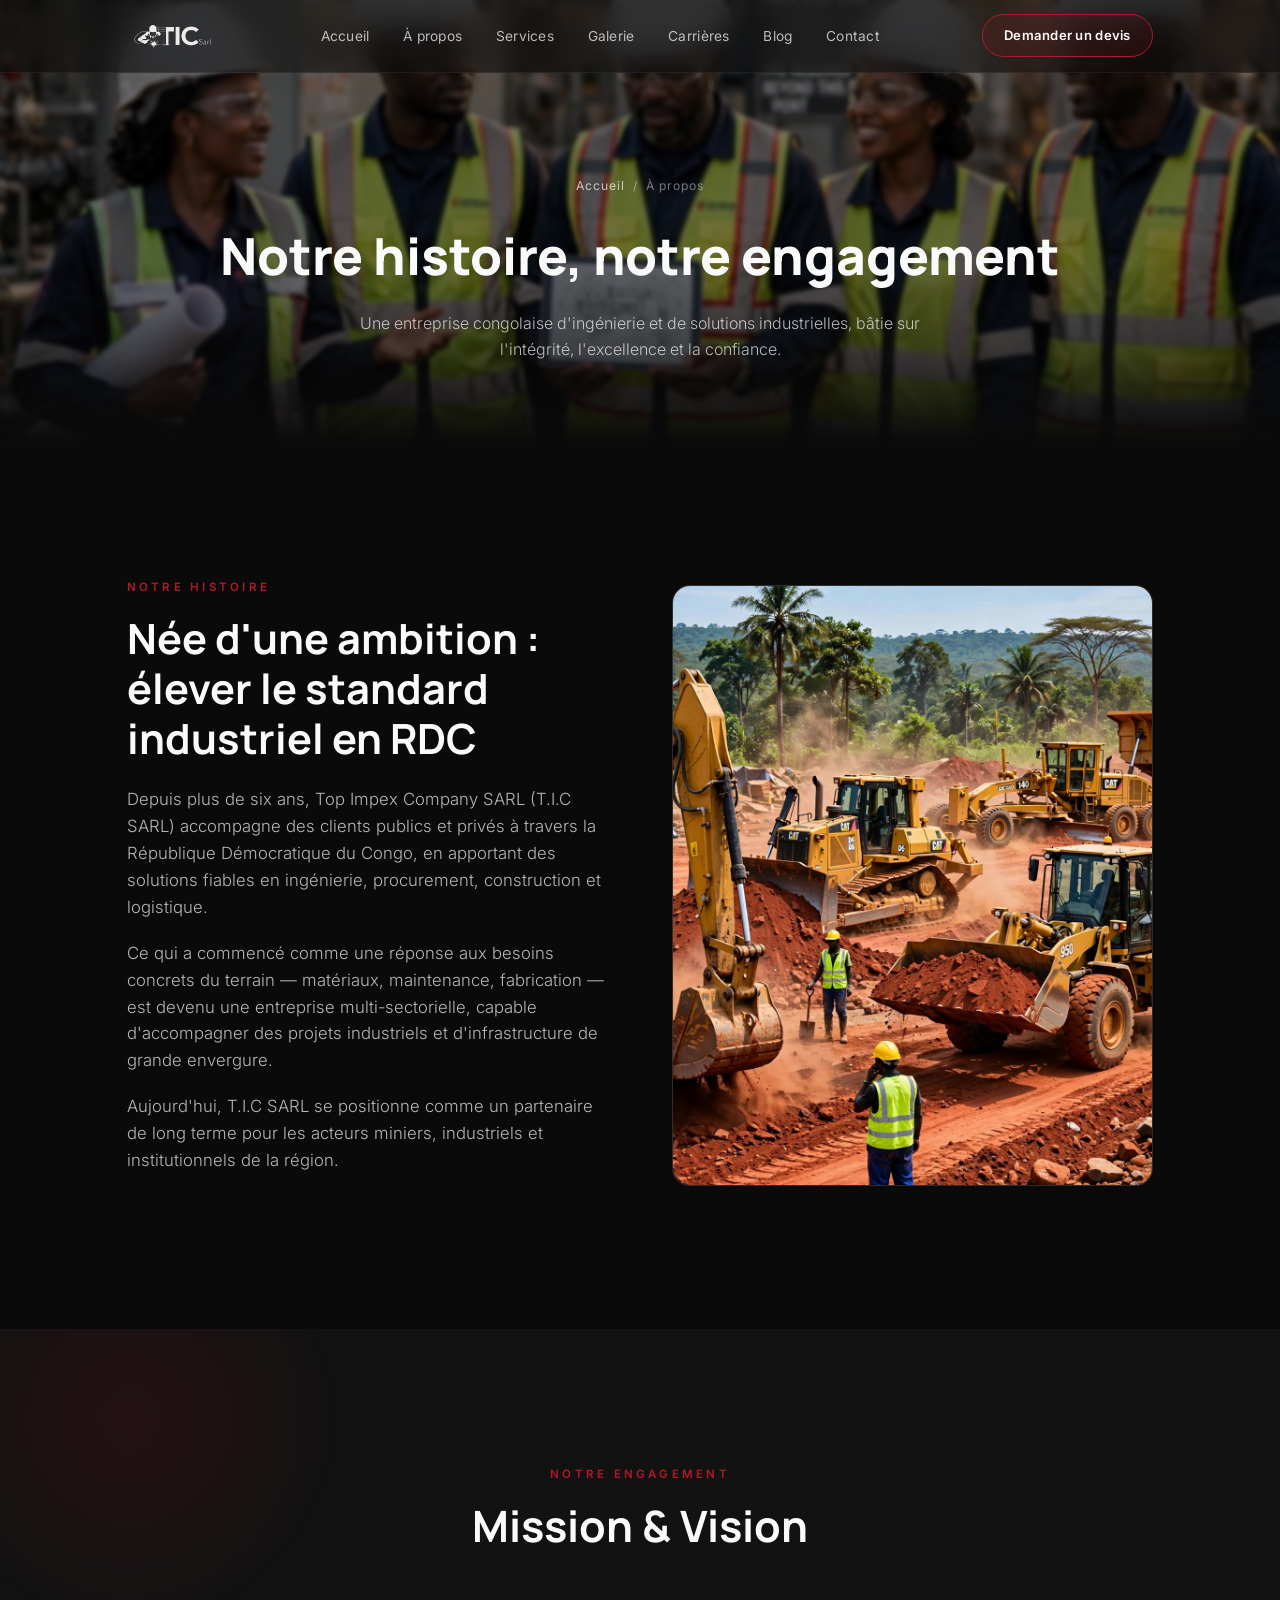
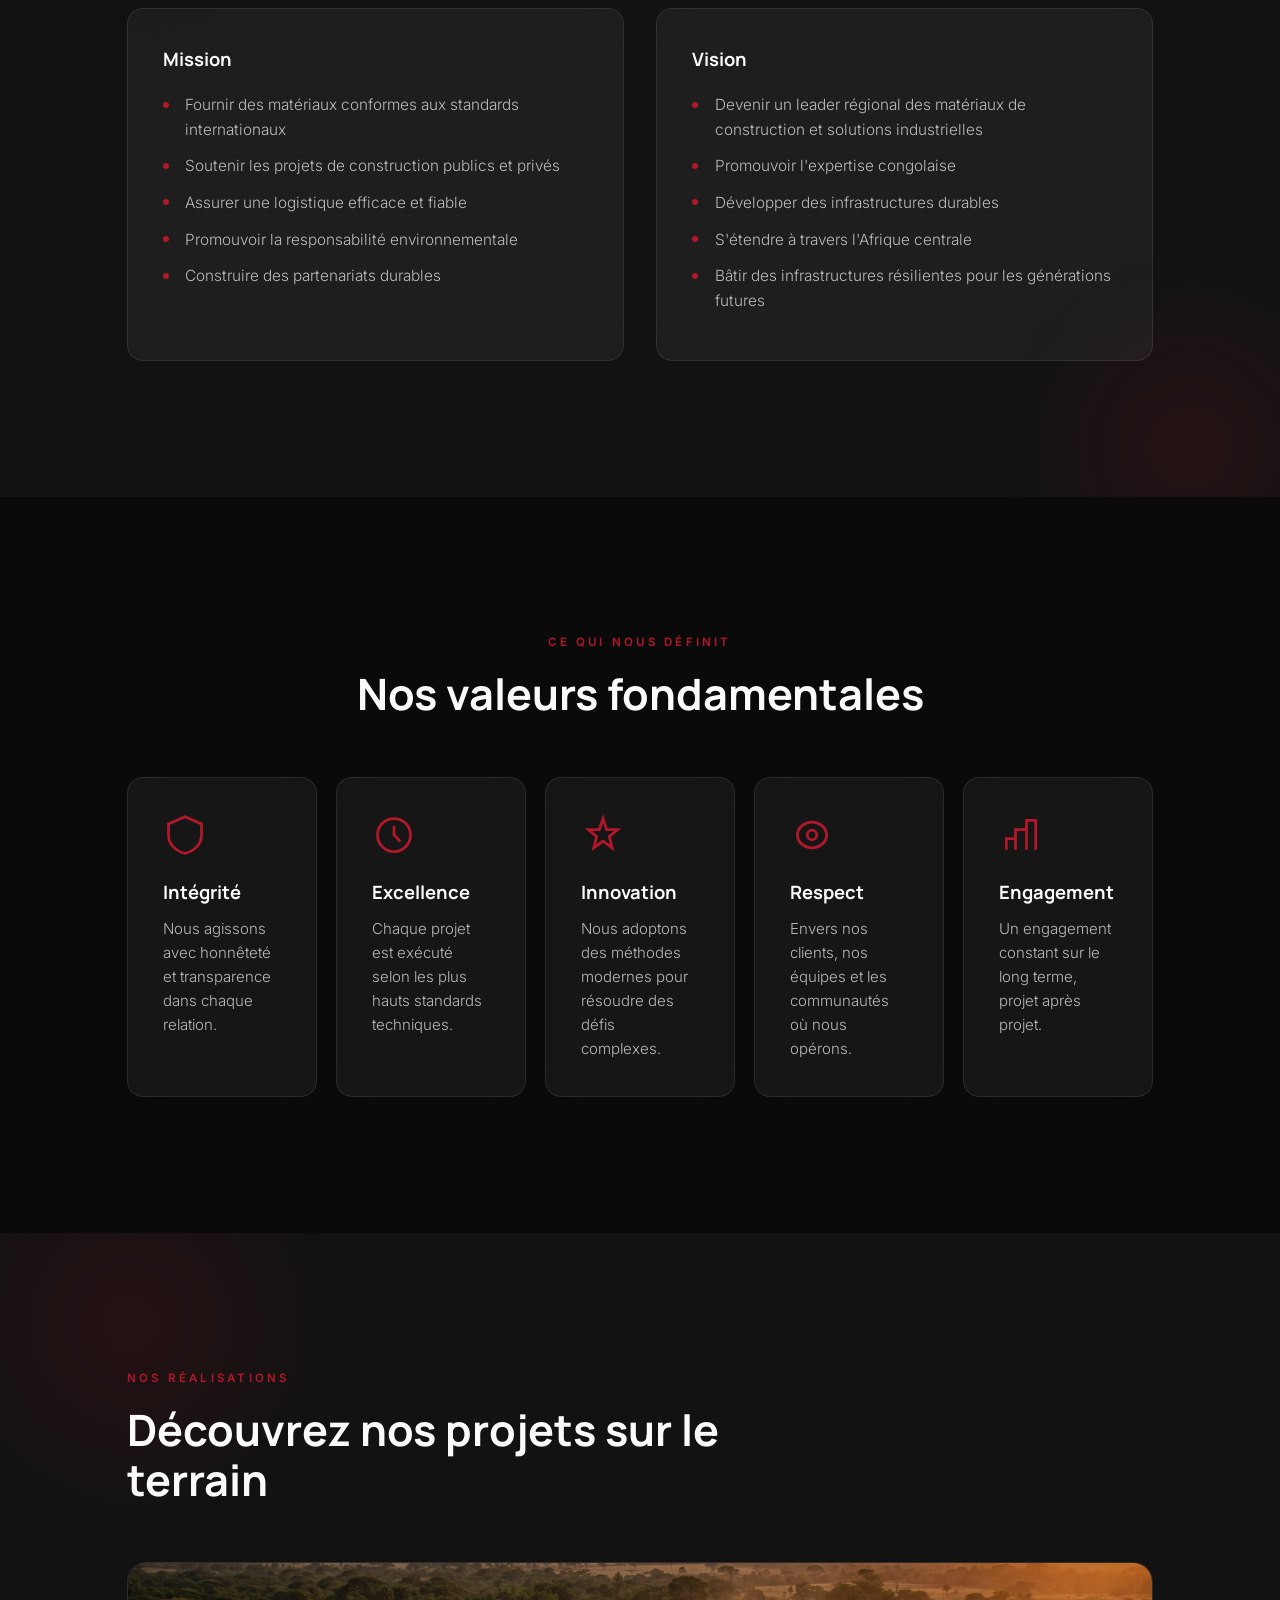
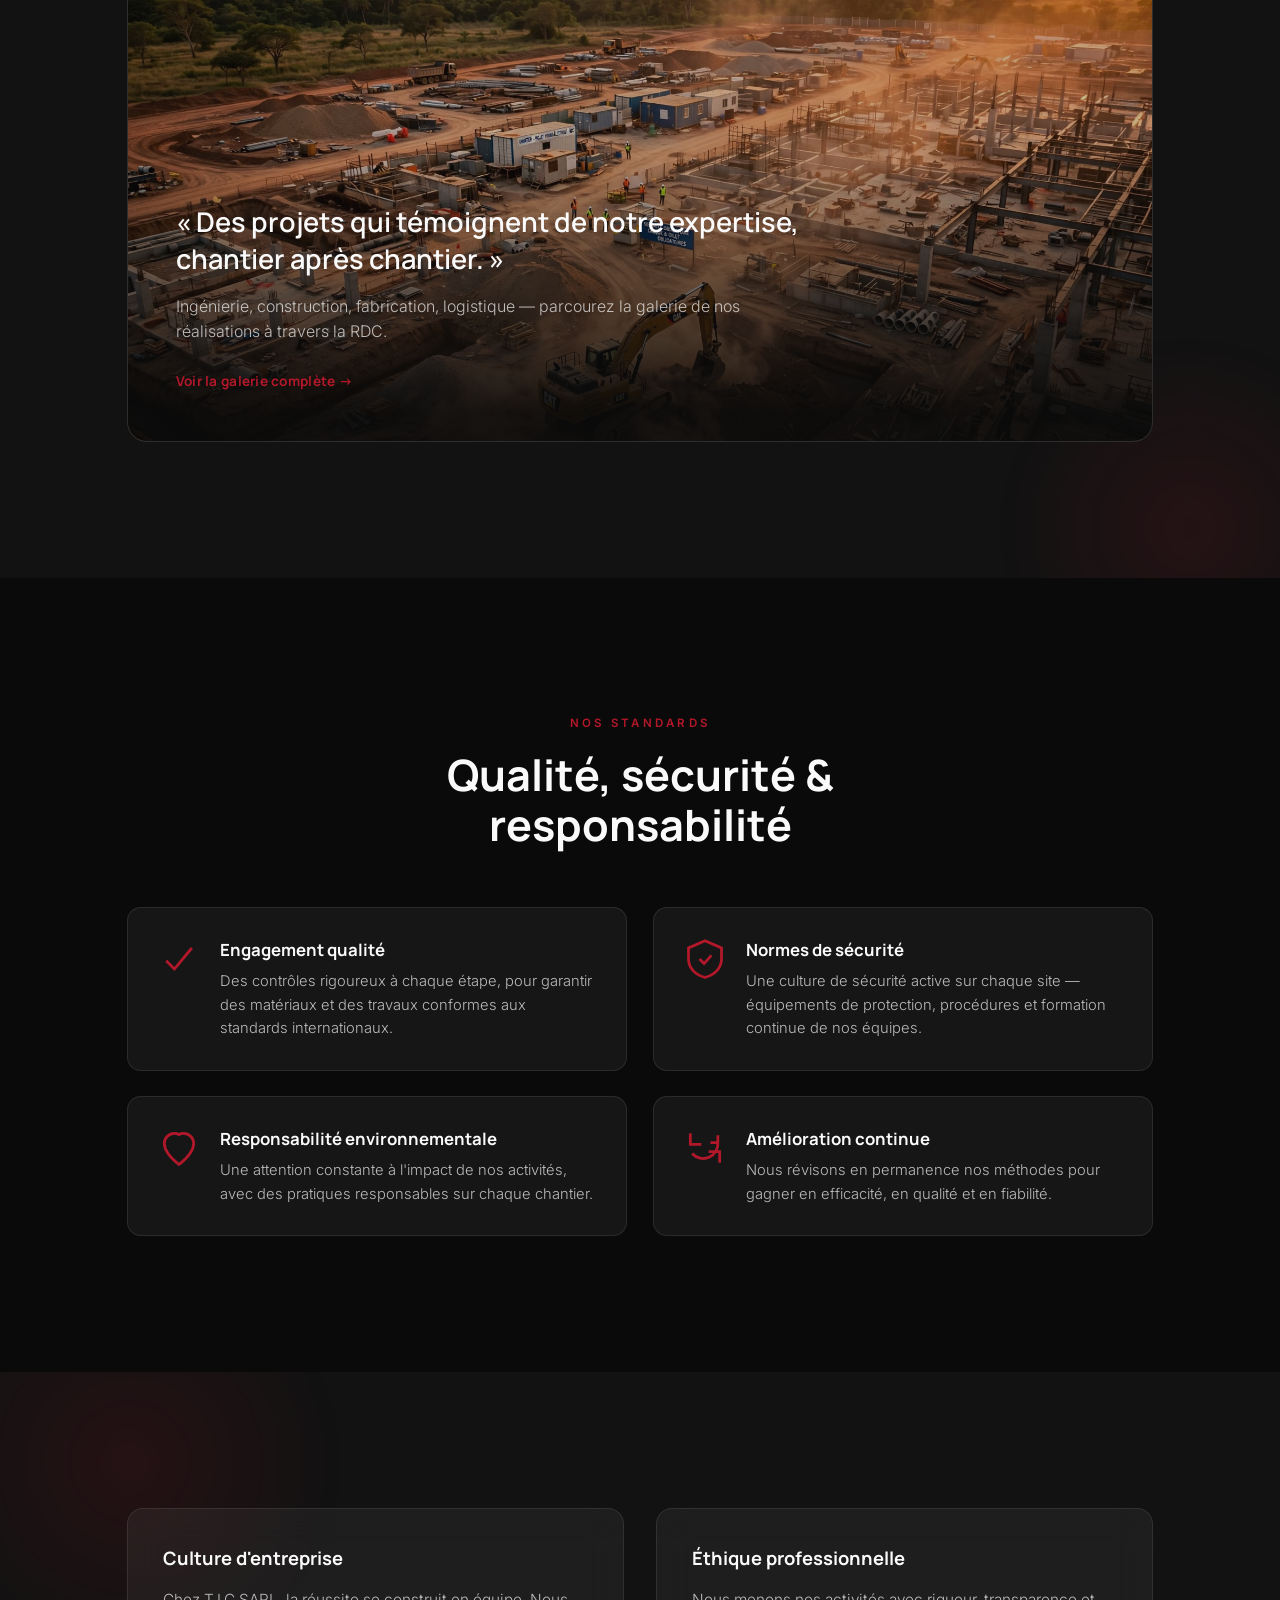
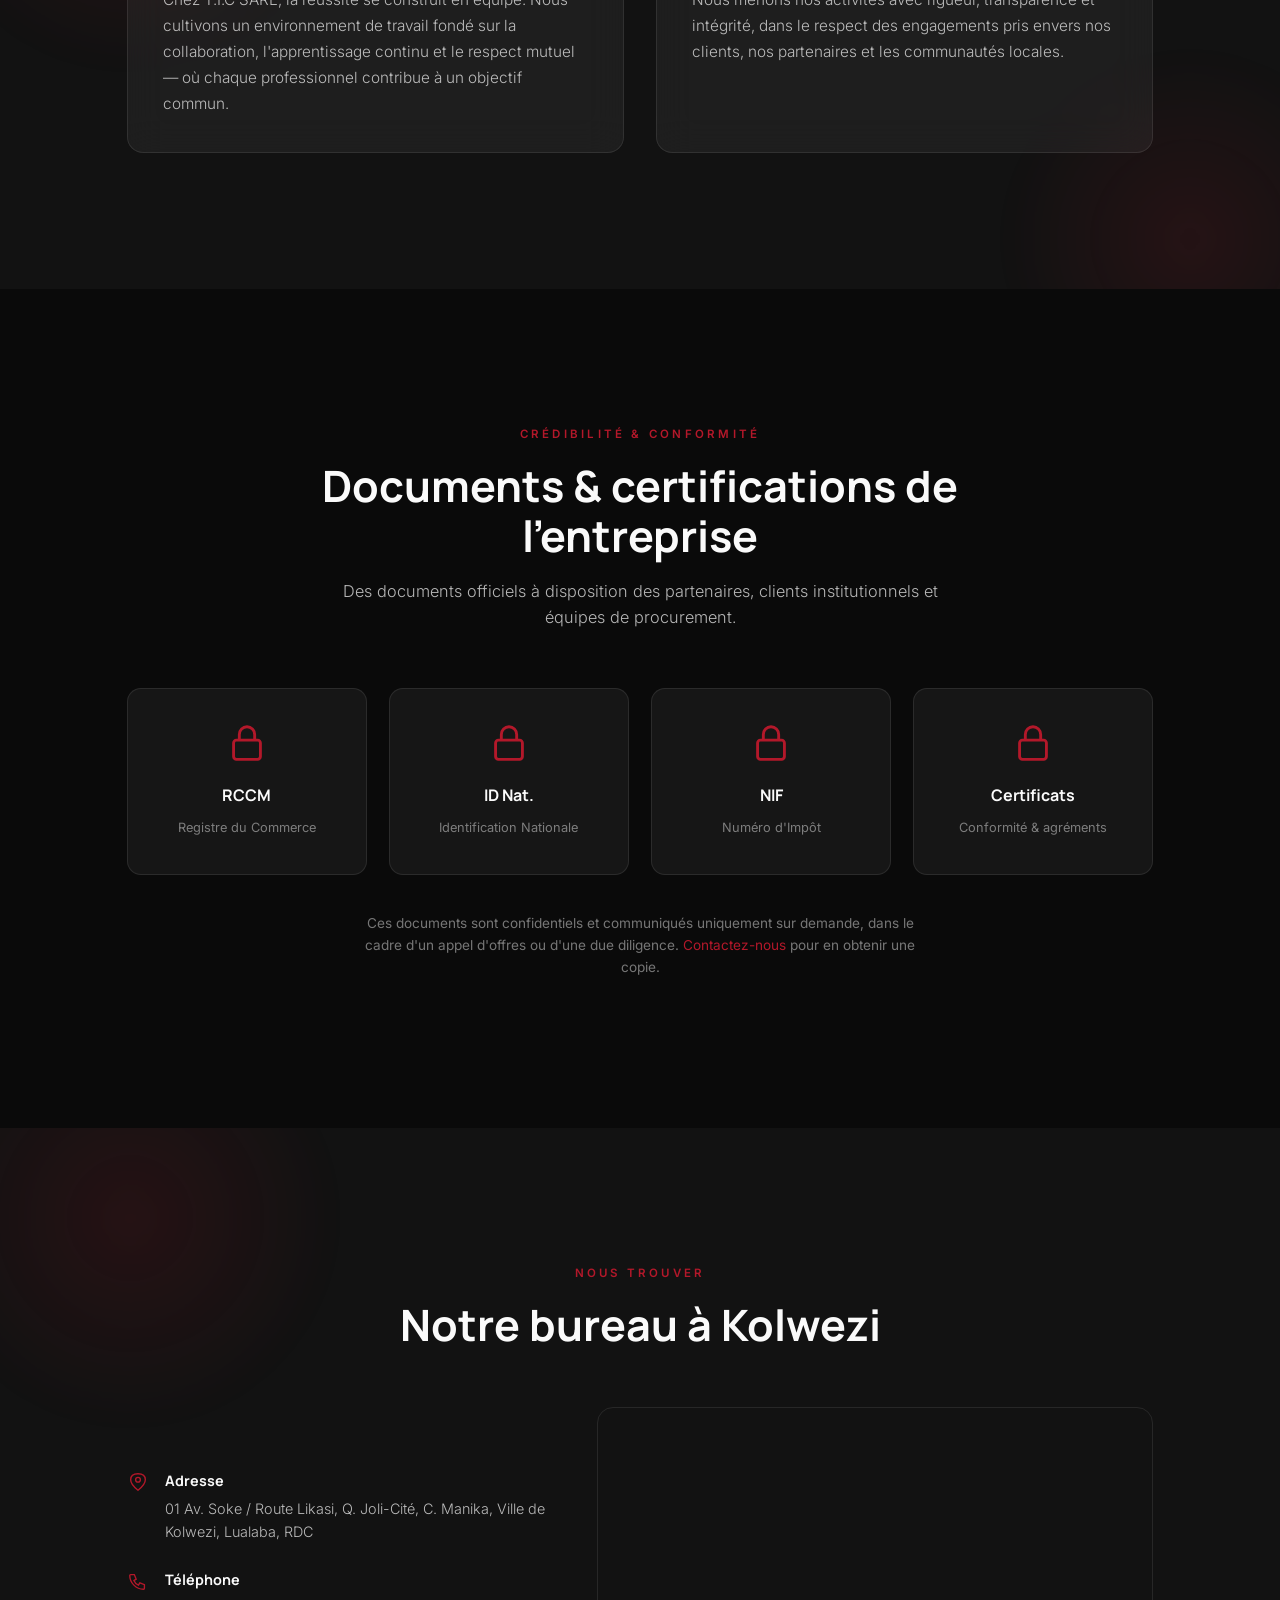
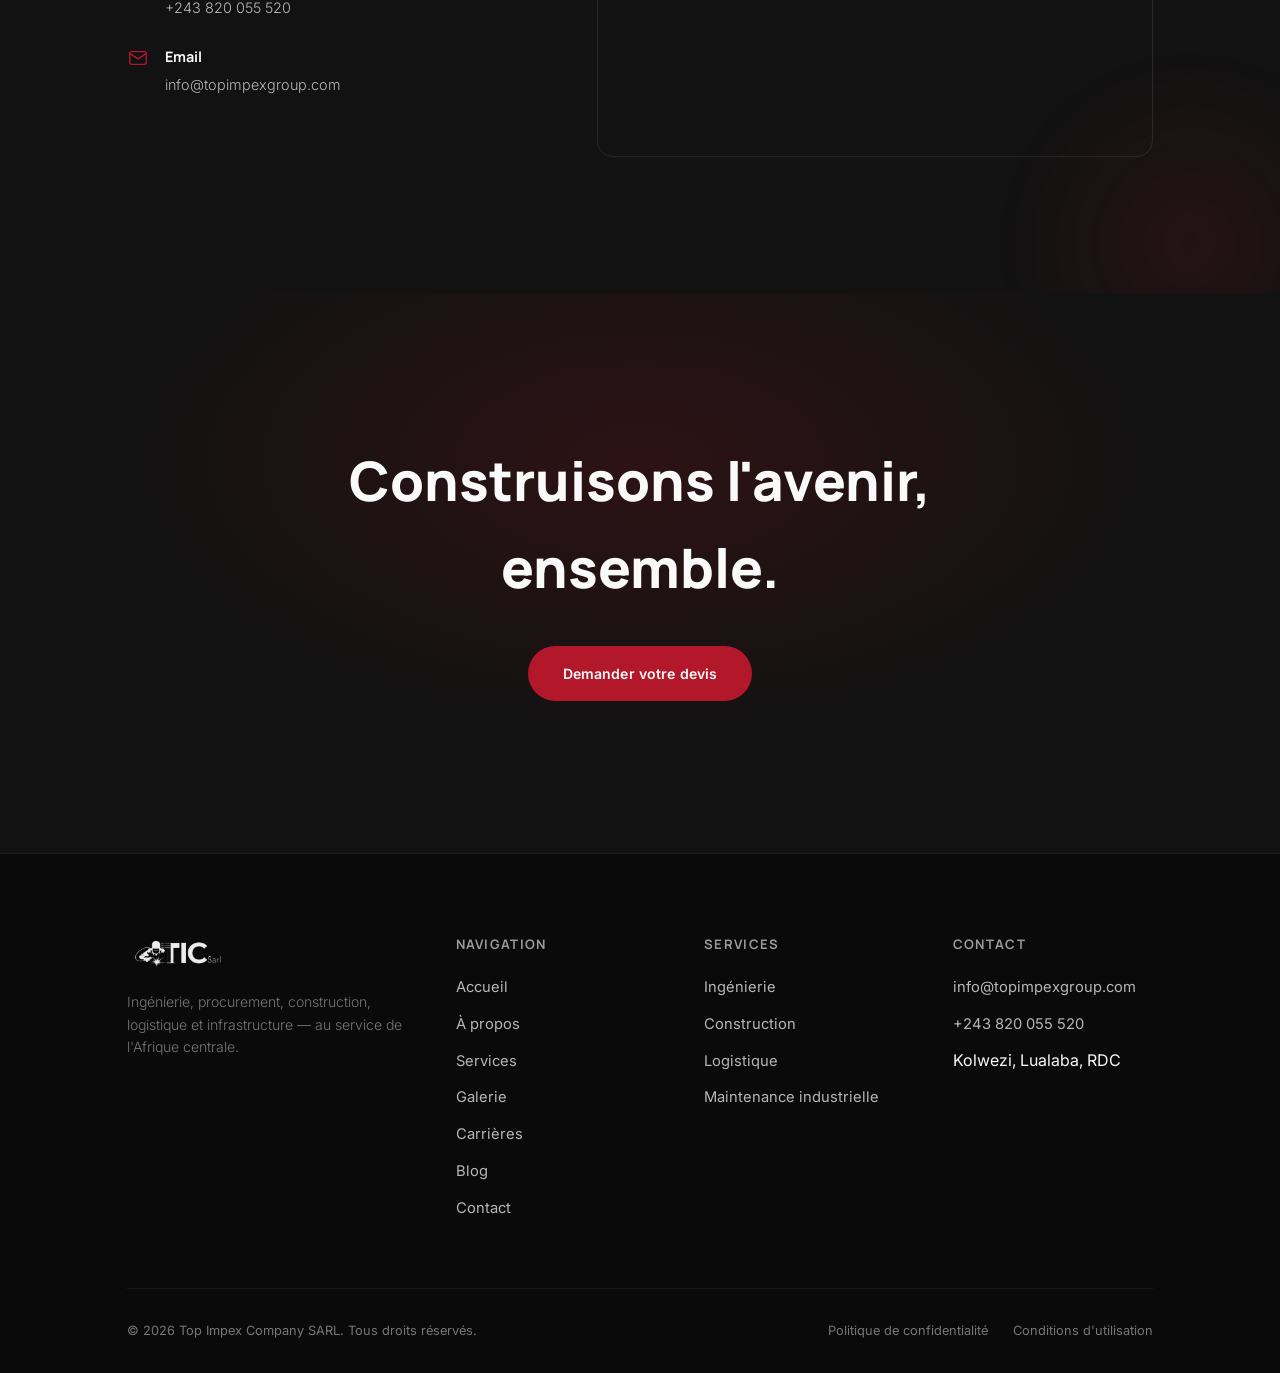
<file: about.html>
<!DOCTYPE html>
<html lang="fr">
<head>
<meta charset="UTF-8">
<meta name="viewport" content="width=device-width, initial-scale=1.0">
<title>À propos — Top Impex Company SARL</title>
<meta name="description" content="Découvrez l'histoire, la mission, les valeurs et l'engagement qualité de Top Impex Company SARL (T.I.C SARL).">
<link rel="icon" href="assets/images/logo.png" type="image/png">
<link rel="stylesheet" href="css/style.css">
</head>
<body>

  <!-- ===================== PRELOADER ===================== -->
  <div id="preloader">
    <img class="pl-logo" src="assets/images/logo.png" alt="T.I.C SARL">
    <div class="pl-line"></div>
  </div>

  <!-- ===================== NAVIGATION ===================== -->
  <header class="nav">
    <div class="nav-inner">
      <a href="index.html" class="nav-logo">
        <img src="assets/images/logo.png" alt="Top Impex Company SARL">
      </a>
      <nav>
        <ul class="nav-links">
          <li><a href="index.html">Accueil</a></li>
          <li><a href="about.html">À propos</a></li>
          <li><a href="services.html">Services</a></li>
          <li><a href="gallery.html">Galerie</a></li>
          <li><a href="careers.html">Carrières</a></li>
          <li><a href="blog.html">Blog</a></li>
          <li><a href="contact.html">Contact</a></li>
        </ul>
      </nav>
      <a href="quote.html" class="nav-cta">Demander un devis</a>
      <button class="nav-toggle" aria-label="Menu"><span></span><span></span><span></span></button>
    </div>
  </header>

  <!-- ===================== PAGE HEADER ===================== -->
  <section class="page-header">
    <div class="ph-media">

    <div class="ph-slide active">
        <img src="assets/images/about-1.jpg" alt="TOP IMPEX Engineering">
    </div>

    <div class="ph-slide">
        <img src="assets/images/about-2.jpg" alt="Industrial Construction">
    </div>

    <div class="ph-slide">
        <img src="assets/images/about-3.jpg" alt="Mining Operations">
    </div>

    <div class="ph-slide">
        <img src="assets/images/about-4.jpg" alt="Heavy Equipment">
    </div>

</div>
    <div class="container ph-content">
      <div class="breadcrumb"><a href="index.html">Accueil</a> &nbsp;/&nbsp; À propos</div>
      <h1>Notre histoire, notre engagement</h1>
      <p>Une entreprise congolaise d'ingénierie et de solutions industrielles, bâtie sur l'intégrité, l'excellence et la confiance.</p>
    </div>
  </section>

  <!-- ===================== OUR STORY ===================== -->
  <section class="section">
    <div class="container">
      <div class="intro-grid">
        <div class="reveal">
          <span class="eyebrow">Notre histoire</span>
          <h2 style="font-family:var(--font-display); font-size:clamp(1.9rem,3.4vw,2.6rem); font-weight:700; margin:0 0 1.4rem 0; line-height:1.2;">
            Née d'une ambition : élever le standard industriel en RDC
          </h2>
          <p>Depuis plus de six ans, Top Impex Company SARL (T.I.C SARL) accompagne des clients publics et privés à travers la République Démocratique du Congo, en apportant des solutions fiables en ingénierie, procurement, construction et logistique.</p>
          <p>Ce qui a commencé comme une réponse aux besoins concrets du terrain — matériaux, maintenance, fabrication — est devenu une entreprise multi-sectorielle, capable d'accompagner des projets industriels et d'infrastructure de grande envergure.</p>
          <p>Aujourd'hui, T.I.C SARL se positionne comme un partenaire de long terme pour les acteurs miniers, industriels et institutionnels de la région.</p>
        </div>
        <div class="intro-media reveal">
          <!-- Replace with photo: company milestones / site work -->
          <img src="assets/images/our-story.jpg" alt="Chantier T.I.C SARL">
        </div>
      </div>
    </div>
  </section>

  <!-- ===================== MISSION & VISION ===================== -->
  <section class="section section-alt">
    <div class="container">
      <div class="section-head center">
        <span class="eyebrow">Notre engagement</span>
        <h2>Mission &amp; Vision</h2>
      </div>
      <div class="mv-grid">
        <div class="glass-card reveal">
          <h3>Mission</h3>
          <ul>
            <li>Fournir des matériaux conformes aux standards internationaux</li>
            <li>Soutenir les projets de construction publics et privés</li>
            <li>Assurer une logistique efficace et fiable</li>
            <li>Promouvoir la responsabilité environnementale</li>
            <li>Construire des partenariats durables</li>
          </ul>
        </div>
        <div class="glass-card reveal">
          <h3>Vision</h3>
          <ul>
            <li>Devenir un leader régional des matériaux de construction et solutions industrielles</li>
            <li>Promouvoir l'expertise congolaise</li>
            <li>Développer des infrastructures durables</li>
            <li>S'étendre à travers l'Afrique centrale</li>
            <li>Bâtir des infrastructures résilientes pour les générations futures</li>
          </ul>
        </div>
      </div>
    </div>
  </section>

  <!-- ===================== VALUES ===================== -->
  <section class="section">
    <div class="container">
      <div class="section-head center">
        <span class="eyebrow">Ce qui nous définit</span>
        <h2>Nos valeurs fondamentales</h2>
      </div>
      <div class="grid-5">
        <div class="glass-card reveal">
          <div class="card-icon"><svg viewBox="0 0 24 24" fill="none" stroke="currentColor" stroke-width="1.5"><path d="M12 2 L21 6 V12 C21 17 17 21 12 22 C7 21 3 17 3 12 V6 Z"/></svg></div>
          <h3>Intégrité</h3>
          <p>Nous agissons avec honnêteté et transparence dans chaque relation.</p>
        </div>
        <div class="glass-card reveal">
          <div class="card-icon"><svg viewBox="0 0 24 24" fill="none" stroke="currentColor" stroke-width="1.5"><circle cx="12" cy="12" r="9"/><path d="M12 7 L12 12 L15.5 15.5"/></svg></div>
          <h3>Excellence</h3>
          <p>Chaque projet est exécuté selon les plus hauts standards techniques.</p>
        </div>
        <div class="glass-card reveal">
          <div class="card-icon"><svg viewBox="0 0 24 24" fill="none" stroke="currentColor" stroke-width="1.5"><path d="M12 3 L14 9 L20 9 L15.5 12.8 L17 19 L12 15.3 L7 19 L8.5 12.8 L4 9 L10 9 Z"/></svg></div>
          <h3>Innovation</h3>
          <p>Nous adoptons des méthodes modernes pour résoudre des défis complexes.</p>
        </div>
        <div class="glass-card reveal">
          <div class="card-icon"><svg viewBox="0 0 24 24" fill="none" stroke="currentColor" stroke-width="1.5"><path d="M4 12 C4 8 8 5 12 5 C16 5 20 8 20 12 C20 16 16 19 12 19 C8 19 4 16 4 12 Z"/><circle cx="12" cy="12" r="2.6"/></svg></div>
          <h3>Respect</h3>
          <p>Envers nos clients, nos équipes et les communautés où nous opérons.</p>
        </div>
        <div class="glass-card reveal">
          <div class="card-icon"><svg viewBox="0 0 24 24" fill="none" stroke="currentColor" stroke-width="1.5"><path d="M4 20 L4 14 L9 14 L9 20 M9 20 L9 9 L15 9 L15 20 M15 20 L15 4 L20 4 L20 20"/></svg></div>
          <h3>Engagement</h3>
          <p>Un engagement constant sur le long terme, projet après projet.</p>
        </div>
      </div>
    </div>
  </section>

  <!-- ===================== PROJECTS GALLERY TEASER ===================== -->
  <section class="section section-alt">
    <div class="container">
      <div class="section-head">
        <span class="eyebrow">Nos réalisations</span>
        <h2>Découvrez nos projets sur le terrain</h2>
      </div>
      <a href="gallery.html" class="hc reveal">
        <!-- Replace with cinematic photo: a strong project shot -->
        <img src="assets/images/gallery-teaser.jpg" alt="Projets réalisés par T.I.C SARL">
        <div class="hc-overlay">
          <p class="quote">« Des projets qui témoignent de notre expertise, chantier après chantier. »</p>
          <p class="desc">Ingénierie, construction, fabrication, logistique — parcourez la galerie de nos réalisations à travers la RDC.</p>
          <span class="hc-link">Voir la galerie complète →</span>
        </div>
      </a>
    </div>
  </section>


  <!-- ===================== QUALITY, SAFETY, ENVIRONMENT, IMPROVEMENT ===================== -->
  <section class="section">
    <div class="container">
      <div class="section-head center">
        <span class="eyebrow">Nos standards</span>
        <h2>Qualité, sécurité &amp; responsabilité</h2>
      </div>
      <div class="feature-row reveal-stagger">
        <div class="feature-item reveal">
          <div class="card-icon"><svg viewBox="0 0 24 24" fill="none" stroke="currentColor" stroke-width="1.5"><path d="M5 13 L9.5 17.5 L19 6"/></svg></div>
          <div>
            <h4>Engagement qualité</h4>
            <p>Des contrôles rigoureux à chaque étape, pour garantir des matériaux et des travaux conformes aux standards internationaux.</p>
          </div>
        </div>
        <div class="feature-item reveal">
          <div class="card-icon"><svg viewBox="0 0 24 24" fill="none" stroke="currentColor" stroke-width="1.5"><path d="M12 2 L21 6 V12 C21 17 17 21 12 22 C7 21 3 17 3 12 V6 Z"/><path d="M9 12 L11.5 14.5 L15.5 10"/></svg></div>
          <div>
            <h4>Normes de sécurité</h4>
            <p>Une culture de sécurité active sur chaque site — équipements de protection, procédures et formation continue de nos équipes.</p>
          </div>
        </div>
        <div class="feature-item reveal">
          <div class="card-icon"><svg viewBox="0 0 24 24" fill="none" stroke="currentColor" stroke-width="1.5"><path d="M12 21 C7 17 4 13.5 4 9.5 C4 6.5 6.5 4 9.5 4 C10.9 4 12 4.7 12 4.7 C12 4.7 13.1 4 14.5 4 C17.5 4 20 6.5 20 9.5 C20 13.5 17 17 12 21 Z"/></svg></div>
          <div>
            <h4>Responsabilité environnementale</h4>
            <p>Une attention constante à l'impact de nos activités, avec des pratiques responsables sur chaque chantier.</p>
          </div>
        </div>
        <div class="feature-item reveal">
          <div class="card-icon"><svg viewBox="0 0 24 24" fill="none" stroke="currentColor" stroke-width="1.5"><path d="M4 4 V10 H10 M20 20 V14 H14 M5 15 A8 8 0 0 0 19 9 M19 9 L15 9 M19 9 L19 5"/></svg></div>
          <div>
            <h4>Amélioration continue</h4>
            <p>Nous révisons en permanence nos méthodes pour gagner en efficacité, en qualité et en fiabilité.</p>
          </div>
        </div>
      </div>
    </div>
  </section>

  <!-- ===================== CORPORATE CULTURE & ETHICS ===================== -->
  <section class="section section-alt">
    <div class="container">
      <div class="mv-grid">
        <div class="glass-card reveal">
          <h3>Culture d'entreprise</h3>
          <p style="color:var(--white-dim); font-weight:300; font-size:0.96rem; line-height:1.7; margin-top:0.8rem;">
            Chez T.I.C SARL, la réussite se construit en équipe. Nous cultivons un environnement de travail fondé sur la collaboration, l'apprentissage continu et le respect mutuel — où chaque professionnel contribue à un objectif commun.
          </p>
        </div>
        <div class="glass-card reveal">
          <h3>Éthique professionnelle</h3>
          <p style="color:var(--white-dim); font-weight:300; font-size:0.96rem; line-height:1.7; margin-top:0.8rem;">
            Nous menons nos activités avec rigueur, transparence et intégrité, dans le respect des engagements pris envers nos clients, nos partenaires et les communautés locales.
          </p>
        </div>
      </div>
    </div>
  </section>

  <!-- ===================== COMPANY DOCUMENTS & CERTIFICATIONS ===================== -->
  <section class="section">
    <div class="container">
      <div class="section-head center">
        <span class="eyebrow">Crédibilité &amp; conformité</span>
        <h2>Documents &amp; certifications de l'entreprise</h2>
        <p>Des documents officiels à disposition des partenaires, clients institutionnels et équipes de procurement.</p>
      </div>
      <div class="doc-grid">
        <div class="doc-card reveal">
          <div class="doc-icon"><svg viewBox="0 0 24 24" fill="none" stroke="currentColor" stroke-width="1.5"><rect x="5" y="10" width="14" height="10" rx="1.5"/><path d="M8 10 V7 a4 4 0 0 1 8 0 V10"/></svg></div>
          <h4>RCCM</h4>
          <p class="doc-sub">Registre du Commerce</p>
        </div>
        <div class="doc-card reveal">
          <div class="doc-icon"><svg viewBox="0 0 24 24" fill="none" stroke="currentColor" stroke-width="1.5"><rect x="5" y="10" width="14" height="10" rx="1.5"/><path d="M8 10 V7 a4 4 0 0 1 8 0 V10"/></svg></div>
          <h4>ID Nat.</h4>
          <p class="doc-sub">Identification Nationale</p>
        </div>
        <div class="doc-card reveal">
          <div class="doc-icon"><svg viewBox="0 0 24 24" fill="none" stroke="currentColor" stroke-width="1.5"><rect x="5" y="10" width="14" height="10" rx="1.5"/><path d="M8 10 V7 a4 4 0 0 1 8 0 V10"/></svg></div>
          <h4>NIF</h4>
          <p class="doc-sub">Numéro d'Impôt</p>
        </div>
        <div class="doc-card reveal">
          <div class="doc-icon"><svg viewBox="0 0 24 24" fill="none" stroke="currentColor" stroke-width="1.5"><rect x="5" y="10" width="14" height="10" rx="1.5"/><path d="M8 10 V7 a4 4 0 0 1 8 0 V10"/></svg></div>
          <h4>Certificats</h4>
          <p class="doc-sub">Conformité &amp; agréments</p>
        </div>
      </div>
      <p class="doc-note">Ces documents sont confidentiels et communiqués uniquement sur demande, dans le cadre d'un appel d'offres ou d'une due diligence. <a href="contact.html" style="color:var(--red-bright);">Contactez-nous</a> pour en obtenir une copie.</p>
    </div>
  </section>

  <!-- ===================== OFFICE LOCATION ===================== -->
  <section class="section section-alt">
    <div class="container">
      <div class="section-head center">
        <span class="eyebrow">Nous trouver</span>
        <h2>Notre bureau à Kolwezi</h2>
      </div>
      <div class="location-grid">
        <div class="location-info reveal">
          <div class="location-item">
            <div class="li-icon"><svg viewBox="0 0 24 24" fill="none" stroke="currentColor" stroke-width="1.5"><path d="M12 21 C7 17 4 13.5 4 9.5 C4 6 6.5 3 12 3 C17.5 3 20 6 20 9.5 C20 13.5 17 17 12 21 Z"/><circle cx="12" cy="9.5" r="2.6"/></svg></div>
            <div>
              <h5>Adresse</h5>
              <p>01 Av. Soke / Route Likasi, Q. Joli-Cité, C. Manika, Ville de Kolwezi, Lualaba, RDC</p>
            </div>
          </div>
          <div class="location-item">
            <div class="li-icon"><svg viewBox="0 0 24 24" fill="none" stroke="currentColor" stroke-width="1.5"><path d="M4 5 H8 L10 10 L7.5 11.5 C8.5 14 10 15.5 12.5 16.5 L14 14 L19 16 V20 C19 20.5 18.5 21 18 21 C10 21 3 14 3 6 C3 5.5 3.5 5 4 5 Z"/></svg></div>
            <div>
              <h5>Téléphone</h5>
              <p><a href="tel:+243820055520" style="color:inherit;">+243 820 055 520</a></p>
            </div>
          </div>
          <div class="location-item">
            <div class="li-icon"><svg viewBox="0 0 24 24" fill="none" stroke="currentColor" stroke-width="1.5"><rect x="3" y="5" width="18" height="14" rx="2"/><path d="M3 7 L12 13 L21 7"/></svg></div>
            <div>
              <h5>Email</h5>
              <p><a href="mailto:info@topimpexgroup.com" style="color:inherit;">info@topimpexgroup.com</a></p>
            </div>
          </div>
        </div>
        <div class="map-frame reveal">
          <iframe
            src="https://www.google.com/maps?q=01+Av.+Soke+Route+Likasi,+Joli-Cit%C3%A9,+Manika,+Kolwezi,+Lualaba,+RDC&output=embed"
            loading="lazy"
            referrerpolicy="no-referrer-when-downgrade"
            allowfullscreen>
          </iframe>
        </div>
      </div>
    </div>
  </section>

  <!-- ===================== FINAL CTA ===================== -->
  <section class="final-cta">
    <div class="container">
      <h2 class="reveal">Construisons l'avenir, ensemble.</h2>
      <a href="quote.html" class="btn btn-primary reveal">Demander votre devis</a>
    </div>
  </section>

  <!-- ===================== FOOTER ===================== -->
  <footer class="site-footer">
    <div class="container">
      <div class="footer-grid">
        <div class="footer-col footer-logo">
          <img src="assets/images/logo.png" alt="Top Impex Company SARL">
          <p>Ingénierie, procurement, construction, logistique et infrastructure — au service de l'Afrique centrale.</p>
        </div>
        <div class="footer-col">
          <h5>Navigation</h5>
          <ul>
            <li><a href="index.html">Accueil</a></li>
            <li><a href="about.html">À propos</a></li>
            <li><a href="services.html">Services</a></li>
            <li><a href="gallery.html">Galerie</a></li>
            <li><a href="careers.html">Carrières</a></li>
            <li><a href="blog.html">Blog</a></li>
            <li><a href="contact.html">Contact</a></li>
          </ul>
        </div>
        <div class="footer-col">
          <h5>Services</h5>
          <ul>
            <li><a href="services.html">Ingénierie</a></li>
            <li><a href="services.html">Construction</a></li>
            <li><a href="services.html">Logistique</a></li>
            <li><a href="services.html">Maintenance industrielle</a></li>
          </ul>
        </div>
        <div class="footer-col">
          <h5>Contact</h5>
          <ul>
            <li><a href="mailto:info@topimpexgroup.com">info@topimpexgroup.com</a></li>
            <li><a href="tel:+243820055520">+243 820 055 520</a></li>
            <li>Kolwezi, Lualaba, RDC</li>
          </ul>
        </div>
      </div>
      <div class="footer-bottom">
        <span>© 2026 Top Impex Company SARL. Tous droits réservés.</span>
        <div class="footer-legal">
          <a href="#">Politique de confidentialité</a>
          <a href="#">Conditions d'utilisation</a>
        </div>
      </div>
    </div>
  </footer>

  <script src="js/main.js"></script>
</body>
</html>
</file>
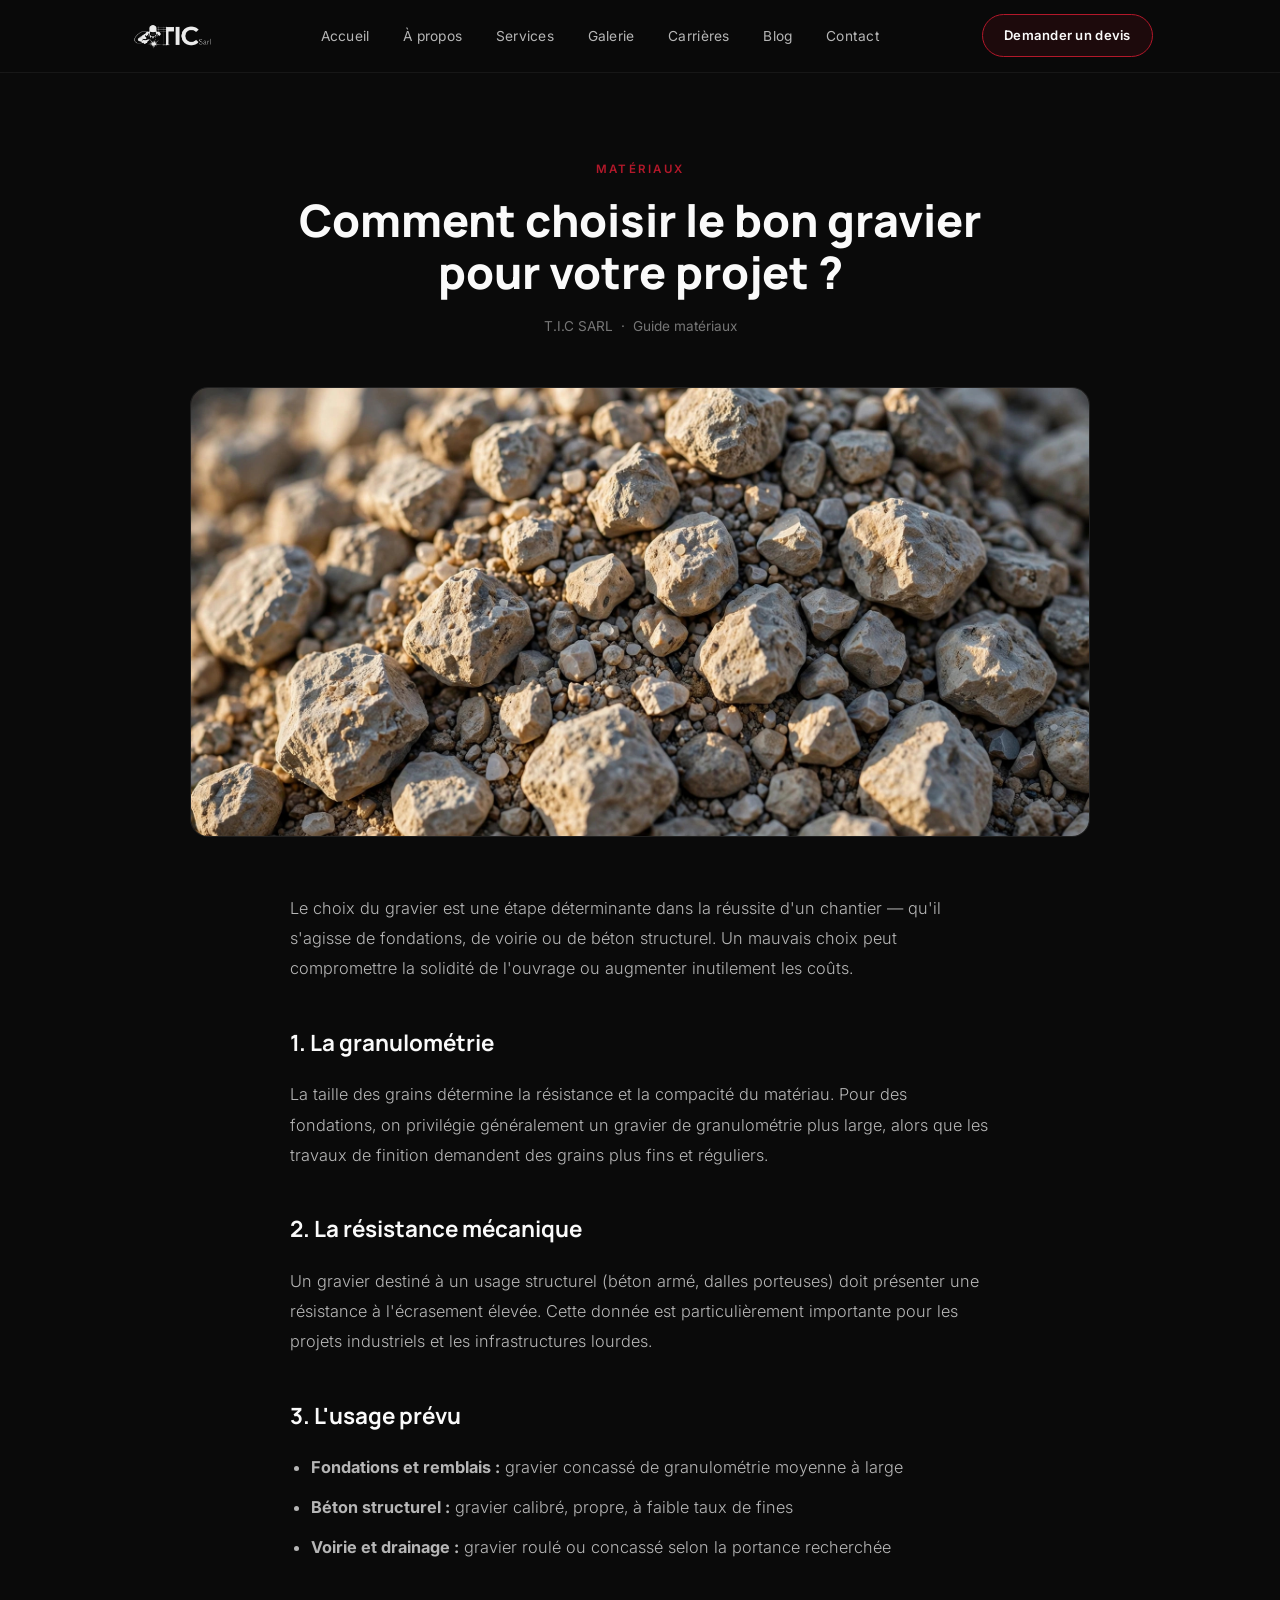
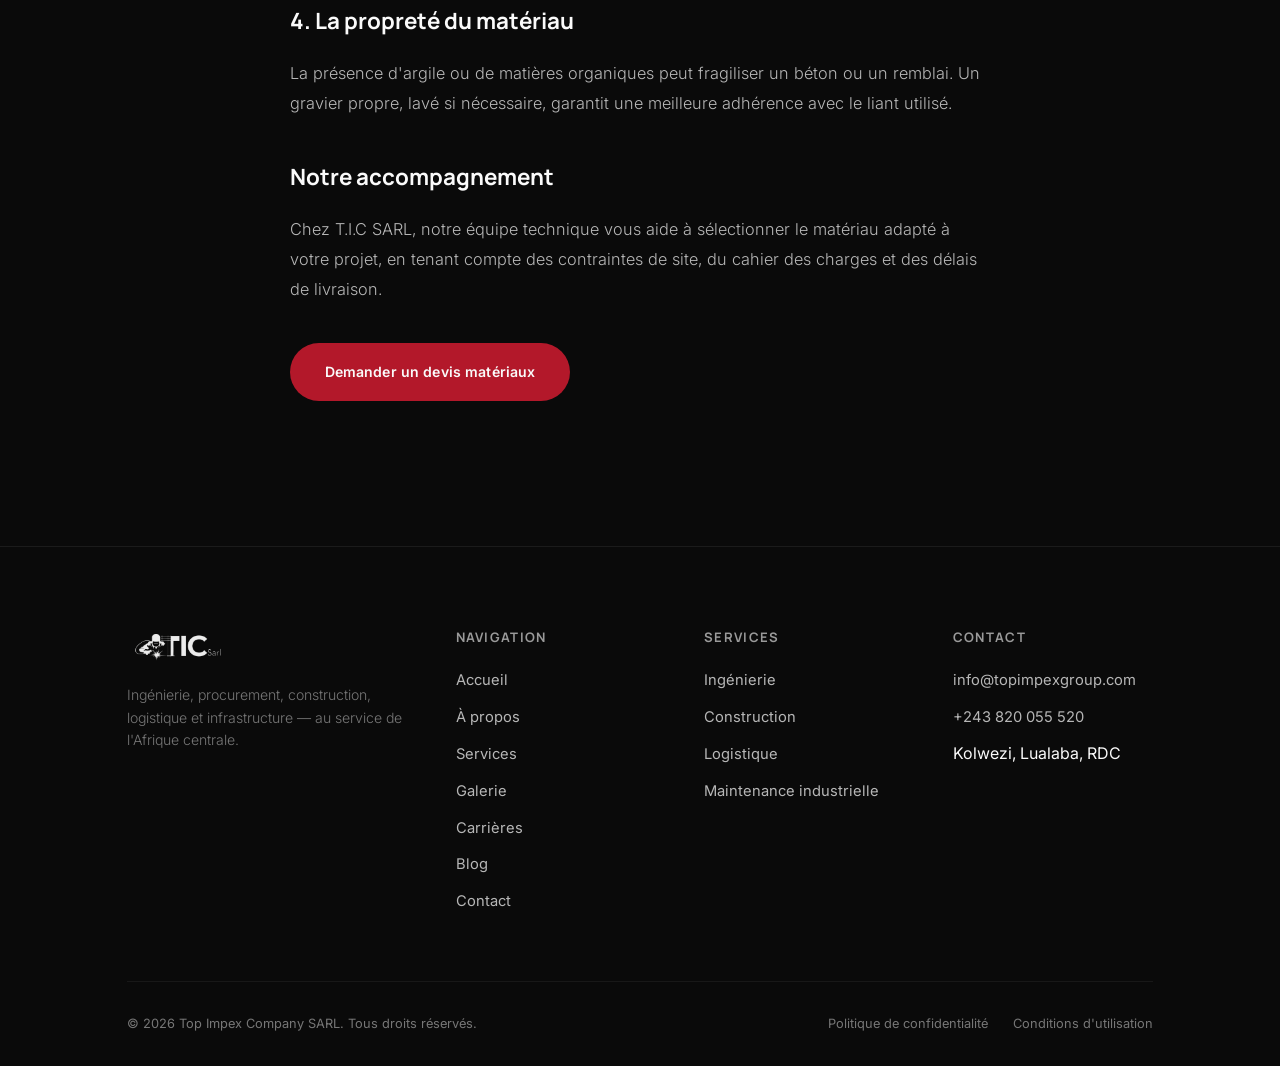
<file: blog-article.html>
<!DOCTYPE html>
<html lang="fr">
<head>
<meta charset="UTF-8">
<meta name="viewport" content="width=device-width, initial-scale=1.0">
<title>Comment choisir le bon gravier ? — Blog T.I.C SARL</title>
<meta name="description" content="Granulométrie, résistance, usage prévu : les critères essentiels pour choisir le bon gravier pour votre projet.">
<link rel="icon" href="assets/images/logo.png" type="image/png">
<link rel="stylesheet" href="css/style.css">
</head>
<body>

  <!-- ===================== PRELOADER ===================== -->
  <div id="preloader">
    <img class="pl-logo" src="assets/images/logo.png" alt="T.I.C SARL">
    <div class="pl-line"></div>
  </div>

  <!-- ===================== NAVIGATION ===================== -->
  <header class="nav">
    <div class="nav-inner">
      <a href="index.html" class="nav-logo">
        <img src="assets/images/logo.png" alt="Top Impex Company SARL">
      </a>
      <nav>
        <ul class="nav-links">
          <li><a href="index.html">Accueil</a></li>
          <li><a href="about.html">À propos</a></li>
          <li><a href="services.html">Services</a></li>
          <li><a href="gallery.html">Galerie</a></li>
          <li><a href="careers.html">Carrières</a></li>
          <li><a href="blog.html">Blog</a></li>
          <li><a href="contact.html">Contact</a></li>
        </ul>
      </nav>
      <a href="quote.html" class="nav-cta">Demander un devis</a>
      <button class="nav-toggle" aria-label="Menu"><span></span><span></span><span></span></button>
    </div>
  </header>

  <div class="container">
    <div class="article-header">
      <span class="bf-tag">Matériaux</span>
      <h1>Comment choisir le bon gravier pour votre projet ?</h1>
      <span class="meta">T.I.C SARL &nbsp;·&nbsp; Guide matériaux</span>
    </div>
  </div>

  <div class="container">
    <div class="article-cover">
      <img src="assets/images/blog-gravier.jpg" alt="Choisir le bon gravier">
    </div>
  </div>

  <section class="section" style="padding-top:0;">
    <div class="container">
      <div class="article-body">
        <p>Le choix du gravier est une étape déterminante dans la réussite d'un chantier — qu'il s'agisse de fondations, de voirie ou de béton structurel. Un mauvais choix peut compromettre la solidité de l'ouvrage ou augmenter inutilement les coûts.</p>

        <h2>1. La granulométrie</h2>
        <p>La taille des grains détermine la résistance et la compacité du matériau. Pour des fondations, on privilégie généralement un gravier de granulométrie plus large, alors que les travaux de finition demandent des grains plus fins et réguliers.</p>

        <h2>2. La résistance mécanique</h2>
        <p>Un gravier destiné à un usage structurel (béton armé, dalles porteuses) doit présenter une résistance à l'écrasement élevée. Cette donnée est particulièrement importante pour les projets industriels et les infrastructures lourdes.</p>

        <h2>3. L'usage prévu</h2>
        <ul>
          <li><strong>Fondations et remblais :</strong> gravier concassé de granulométrie moyenne à large</li>
          <li><strong>Béton structurel :</strong> gravier calibré, propre, à faible taux de fines</li>
          <li><strong>Voirie et drainage :</strong> gravier roulé ou concassé selon la portance recherchée</li>
        </ul>

        <h2>4. La propreté du matériau</h2>
        <p>La présence d'argile ou de matières organiques peut fragiliser un béton ou un remblai. Un gravier propre, lavé si nécessaire, garantit une meilleure adhérence avec le liant utilisé.</p>

        <h2>Notre accompagnement</h2>
        <p>Chez T.I.C SARL, notre équipe technique vous aide à sélectionner le matériau adapté à votre projet, en tenant compte des contraintes de site, du cahier des charges et des délais de livraison.</p>

        <a href="quote.html" class="btn btn-primary" style="margin-top:1rem;">Demander un devis matériaux</a>
      </div>
    </div>
  </section>

  <!-- ===================== FOOTER ===================== -->
  <footer class="site-footer">
    <div class="container">
      <div class="footer-grid">
        <div class="footer-col footer-logo">
          <img src="assets/images/logo.png" alt="Top Impex Company SARL">
          <p>Ingénierie, procurement, construction, logistique et infrastructure — au service de l'Afrique centrale.</p>
        </div>
        <div class="footer-col">
          <h5>Navigation</h5>
          <ul>
            <li><a href="index.html">Accueil</a></li>
            <li><a href="about.html">À propos</a></li>
            <li><a href="services.html">Services</a></li>
            <li><a href="gallery.html">Galerie</a></li>
            <li><a href="careers.html">Carrières</a></li>
            <li><a href="blog.html">Blog</a></li>
            <li><a href="contact.html">Contact</a></li>
          </ul>
        </div>
        <div class="footer-col">
          <h5>Services</h5>
          <ul>
            <li><a href="services.html">Ingénierie</a></li>
            <li><a href="services.html">Construction</a></li>
            <li><a href="services.html">Logistique</a></li>
            <li><a href="services.html">Maintenance industrielle</a></li>
          </ul>
        </div>
        <div class="footer-col">
          <h5>Contact</h5>
          <ul>
            <li><a href="mailto:info@topimpexgroup.com">info@topimpexgroup.com</a></li>
            <li><a href="tel:+243820055520">+243 820 055 520</a></li>
            <li>Kolwezi, Lualaba, RDC</li>
          </ul>
        </div>
      </div>
      <div class="footer-bottom">
        <span>© 2026 Top Impex Company SARL. Tous droits réservés.</span>
        <div class="footer-legal">
          <a href="#">Politique de confidentialité</a>
          <a href="#">Conditions d'utilisation</a>
        </div>
      </div>
    </div>
  </footer>

  <script src="js/main.js"></script>
</body>
</html>
</file>
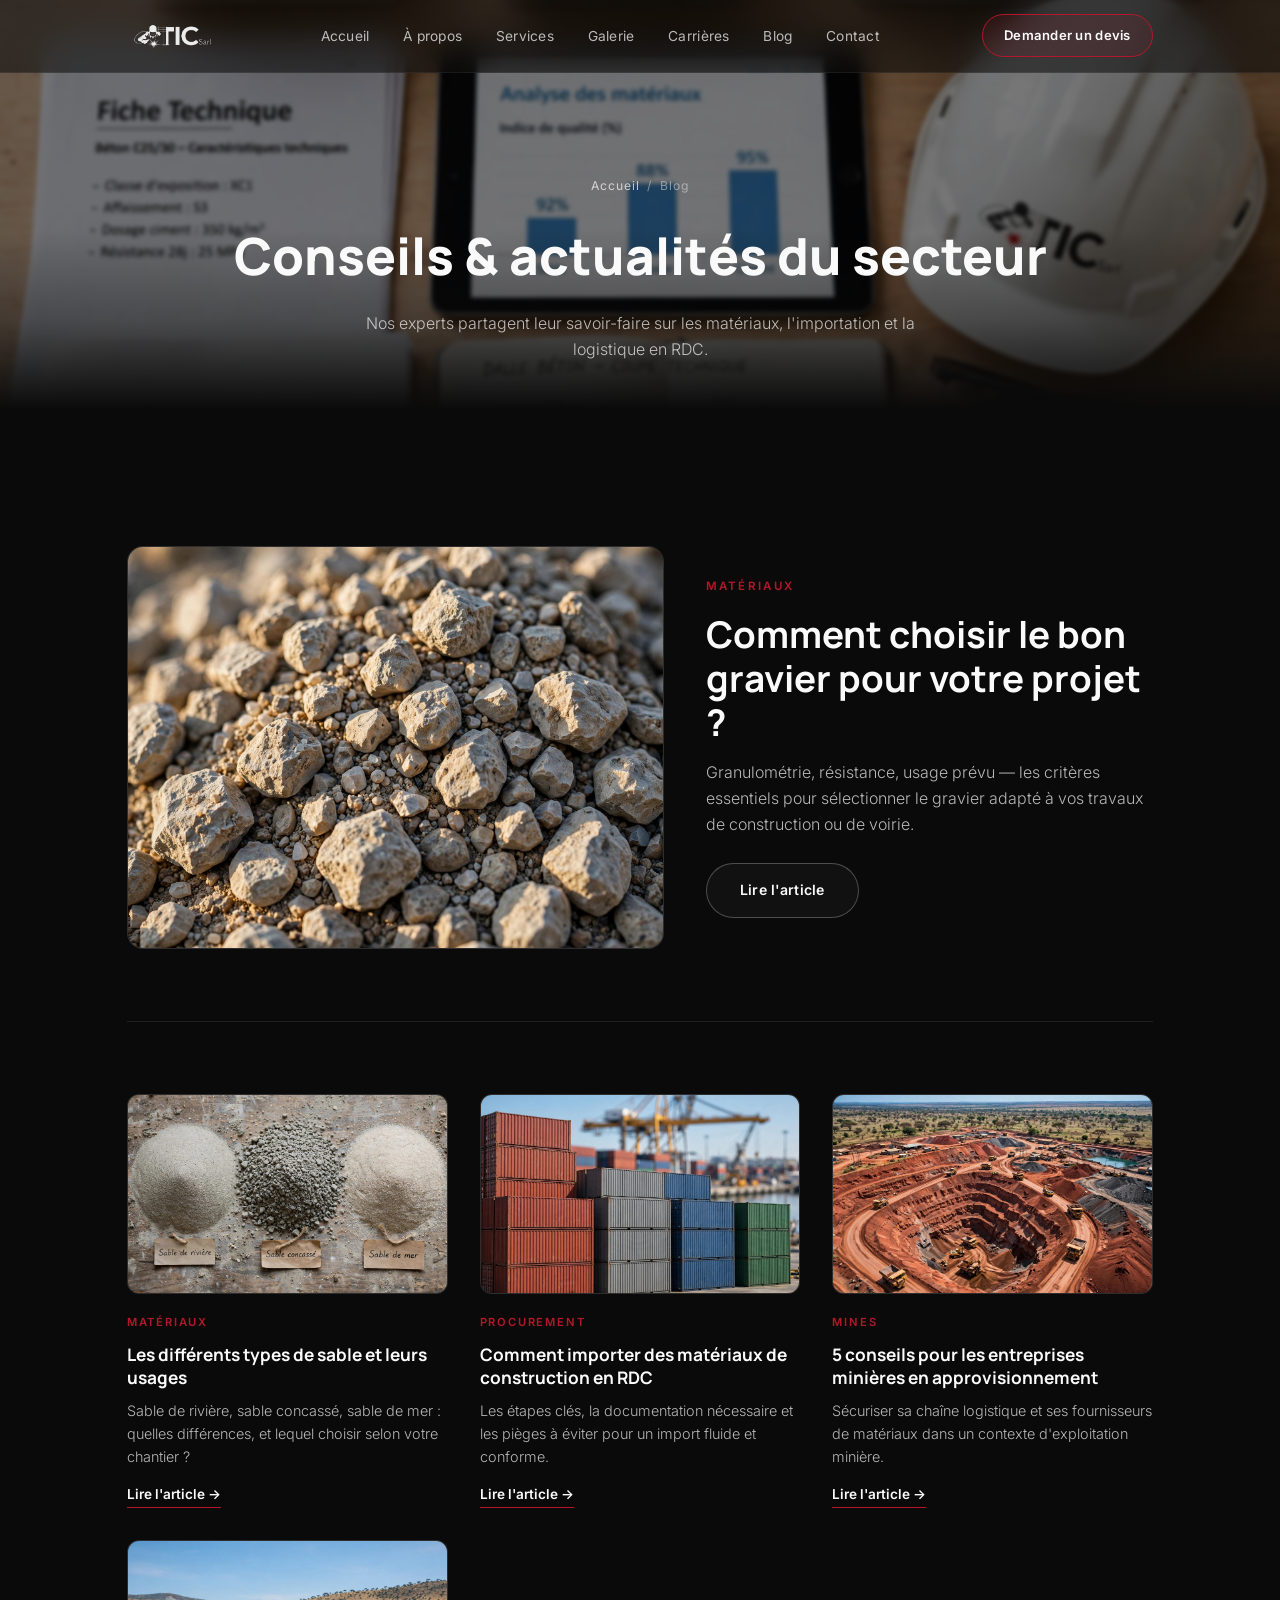
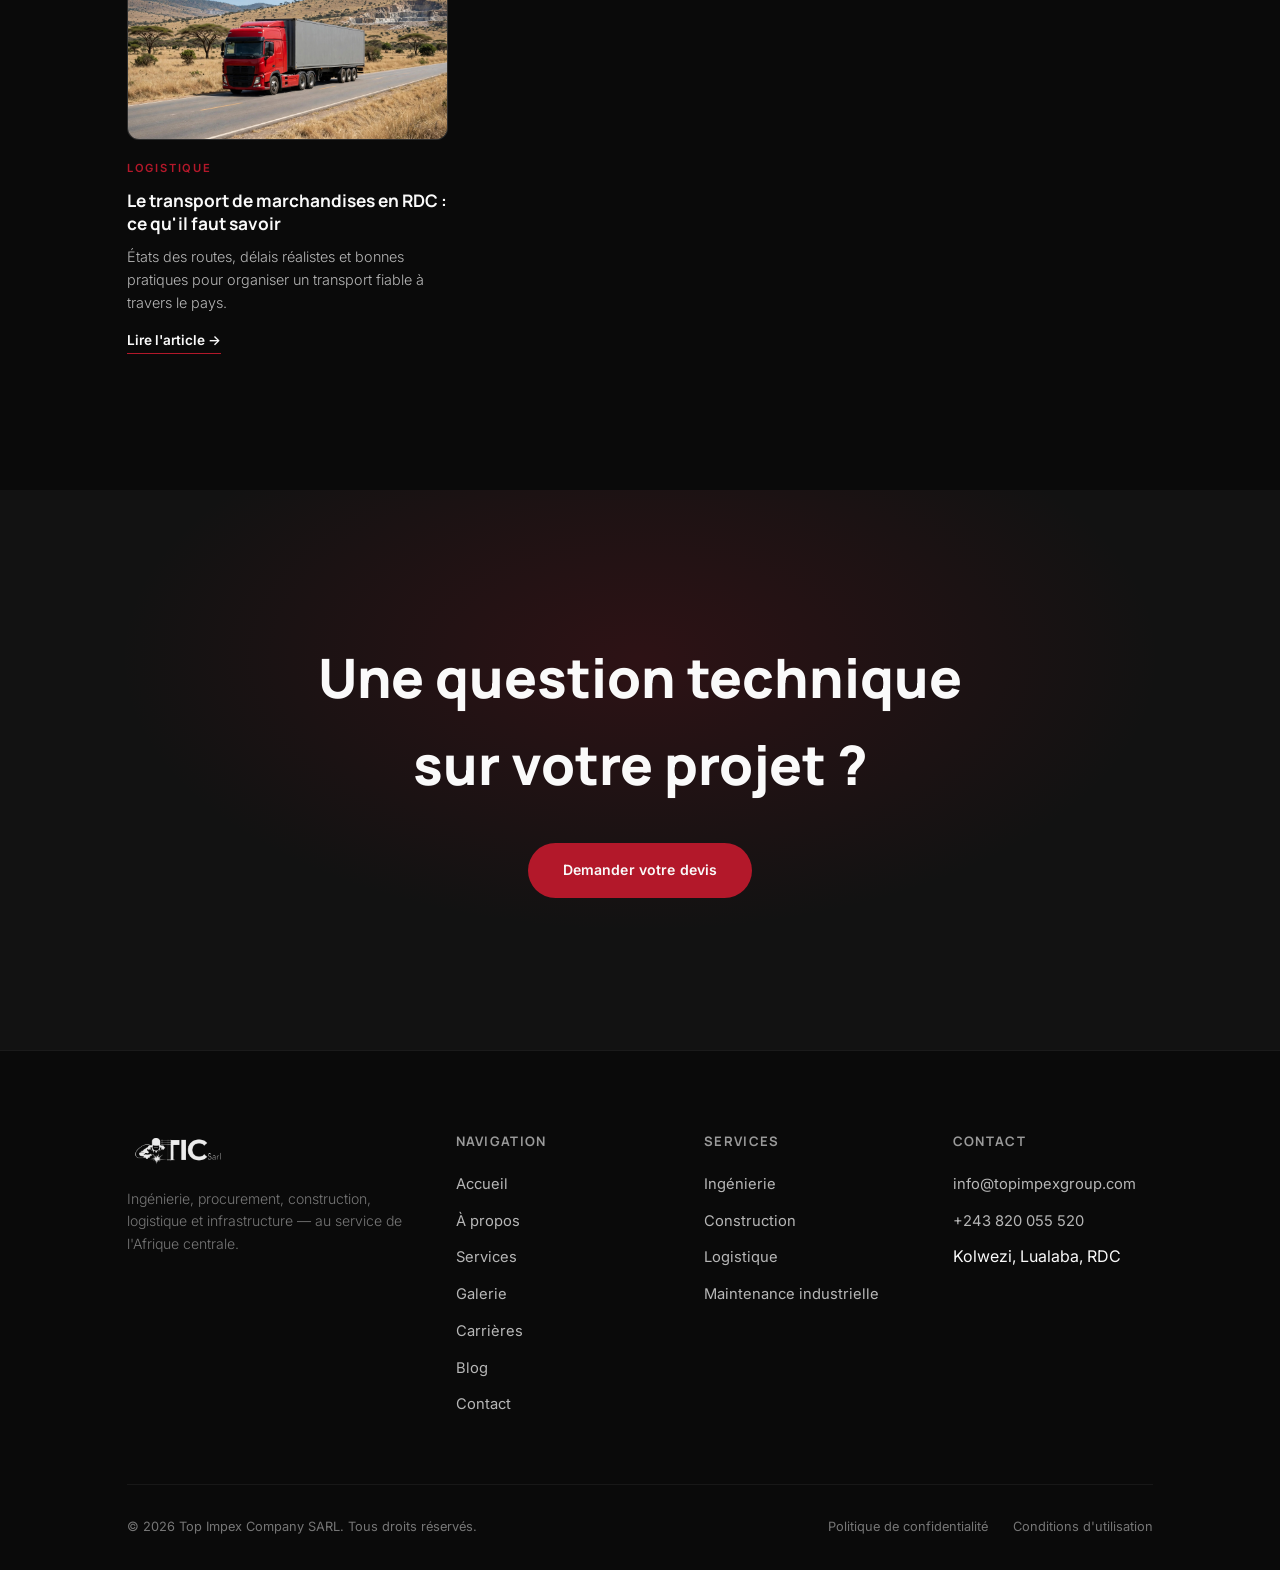
<file: blog.html>
<!DOCTYPE html>
<html lang="fr">
<head>
<meta charset="UTF-8">
<meta name="viewport" content="width=device-width, initial-scale=1.0">
<title>Blog — Top Impex Company SARL</title>
<meta name="description" content="Conseils, guides et actualités sur les matériaux de construction, l'importation et la logistique en RDC, par T.I.C SARL.">
<link rel="icon" href="assets/images/logo.png" type="image/png">
<link rel="stylesheet" href="css/style.css">
</head>
<body>

  <!-- ===================== PRELOADER ===================== -->
  <div id="preloader">
    <img class="pl-logo" src="assets/images/logo.png" alt="T.I.C SARL">
    <div class="pl-line"></div>
  </div>

  <!-- ===================== NAVIGATION ===================== -->
  <header class="nav">
    <div class="nav-inner">
      <a href="index.html" class="nav-logo">
        <img src="assets/images/logo.png" alt="Top Impex Company SARL">
      </a>
      <nav>
        <ul class="nav-links">
          <li><a href="index.html">Accueil</a></li>
          <li><a href="about.html">À propos</a></li>
          <li><a href="services.html">Services</a></li>
          <li><a href="gallery.html">Galerie</a></li>
          <li><a href="careers.html">Carrières</a></li>
          <li><a href="blog.html">Blog</a></li>
          <li><a href="contact.html">Contact</a></li>
        </ul>
      </nav>
      <a href="quote.html" class="nav-cta">Demander un devis</a>
      <button class="nav-toggle" aria-label="Menu"><span></span><span></span><span></span></button>
    </div>
  </header>

  <!-- ===================== PAGE HEADER ===================== -->
  <section class="page-header" style="padding-bottom:3rem;">
    <div class="ph-media">
      <div class="ph-slide active"><img src="assets/images/blog-header.jpg" alt=""></div>
    </div>
    <div class="container ph-content">
      <div class="breadcrumb"><a href="index.html">Accueil</a> &nbsp;/&nbsp; Blog</div>
      <h1>Conseils &amp; actualités du secteur</h1>
      <p>Nos experts partagent leur savoir-faire sur les matériaux, l'importation et la logistique en RDC.</p>
    </div>
  </section>

  <!-- ===================== BLOG LIST ===================== -->
  <section class="section">
    <div class="container">

      <!-- Featured article -->
      <div class="blog-featured reveal">
        <div class="bf-media">
          <img src="assets/images/blog-gravier.jpg" alt="Choisir le bon gravier">
        </div>
        <div>
          <span class="bf-tag">Matériaux</span>
          <h2>Comment choisir le bon gravier pour votre projet ?</h2>
          <p>Granulométrie, résistance, usage prévu — les critères essentiels pour sélectionner le gravier adapté à vos travaux de construction ou de voirie.</p>
          <a href="blog-article.html" class="btn btn-ghost">Lire l'article</a>
        </div>
      </div>

      <!-- Grid of articles -->
      <div class="blog-grid">
        <a href="#" class="blog-card reveal">
          <div class="bc-media"><img src="assets/images/blog-sable.jpg" alt="Types de sable"></div>
          <span class="bc-tag">Matériaux</span>
          <h3>Les différents types de sable et leurs usages</h3>
          <p>Sable de rivière, sable concassé, sable de mer : quelles différences, et lequel choisir selon votre chantier ?</p>
          <span class="bc-link">Lire l'article →</span>
        </a>

        <a href="#" class="blog-card reveal">
          <div class="bc-media"><img src="assets/images/blog-import.jpg" alt="Importer des matériaux"></div>
          <span class="bc-tag">Procurement</span>
          <h3>Comment importer des matériaux de construction en RDC</h3>
          <p>Les étapes clés, la documentation nécessaire et les pièges à éviter pour un import fluide et conforme.</p>
          <span class="bc-link">Lire l'article →</span>
        </a>

        <a href="#" class="blog-card reveal">
          <div class="bc-media"><img src="assets/images/blog-mining.jpg" alt="Conseils entreprises minières"></div>
          <span class="bc-tag">Mines</span>
          <h3>5 conseils pour les entreprises minières en approvisionnement</h3>
          <p>Sécuriser sa chaîne logistique et ses fournisseurs de matériaux dans un contexte d'exploitation minière.</p>
          <span class="bc-link">Lire l'article →</span>
        </a>

        <a href="#" class="blog-card reveal">
          <div class="bc-media"><img src="assets/images/blog-transport.jpg" alt="Transport de marchandises en RDC"></div>
          <span class="bc-tag">Logistique</span>
          <h3>Le transport de marchandises en RDC : ce qu'il faut savoir</h3>
          <p>États des routes, délais réalistes et bonnes pratiques pour organiser un transport fiable à travers le pays.</p>
          <span class="bc-link">Lire l'article →</span>
        </a>
      </div>

    </div>
  </section>

  <!-- ===================== FINAL CTA ===================== -->
  <section class="final-cta">
    <div class="container">
      <h2 class="reveal">Une question technique sur votre projet ?</h2>
      <a href="quote.html" class="btn btn-primary reveal">Demander votre devis</a>
    </div>
  </section>

  <!-- ===================== FOOTER ===================== -->
  <footer class="site-footer">
    <div class="container">
      <div class="footer-grid">
        <div class="footer-col footer-logo">
          <img src="assets/images/logo.png" alt="Top Impex Company SARL">
          <p>Ingénierie, procurement, construction, logistique et infrastructure — au service de l'Afrique centrale.</p>
        </div>
        <div class="footer-col">
          <h5>Navigation</h5>
          <ul>
            <li><a href="index.html">Accueil</a></li>
            <li><a href="about.html">À propos</a></li>
            <li><a href="services.html">Services</a></li>
            <li><a href="gallery.html">Galerie</a></li>
            <li><a href="careers.html">Carrières</a></li>
            <li><a href="blog.html">Blog</a></li>
            <li><a href="contact.html">Contact</a></li>
          </ul>
        </div>
        <div class="footer-col">
          <h5>Services</h5>
          <ul>
            <li><a href="services.html">Ingénierie</a></li>
            <li><a href="services.html">Construction</a></li>
            <li><a href="services.html">Logistique</a></li>
            <li><a href="services.html">Maintenance industrielle</a></li>
          </ul>
        </div>
        <div class="footer-col">
          <h5>Contact</h5>
          <ul>
            <li><a href="mailto:info@topimpexgroup.com">info@topimpexgroup.com</a></li>
            <li><a href="tel:+243820055520">+243 820 055 520</a></li>
            <li>Kolwezi, Lualaba, RDC</li>
          </ul>
        </div>
      </div>
      <div class="footer-bottom">
        <span>© 2026 Top Impex Company SARL. Tous droits réservés.</span>
        <div class="footer-legal">
          <a href="#">Politique de confidentialité</a>
          <a href="#">Conditions d'utilisation</a>
        </div>
      </div>
    </div>
  </footer>

  <script src="js/main.js"></script>
</body>
</html>
</file>
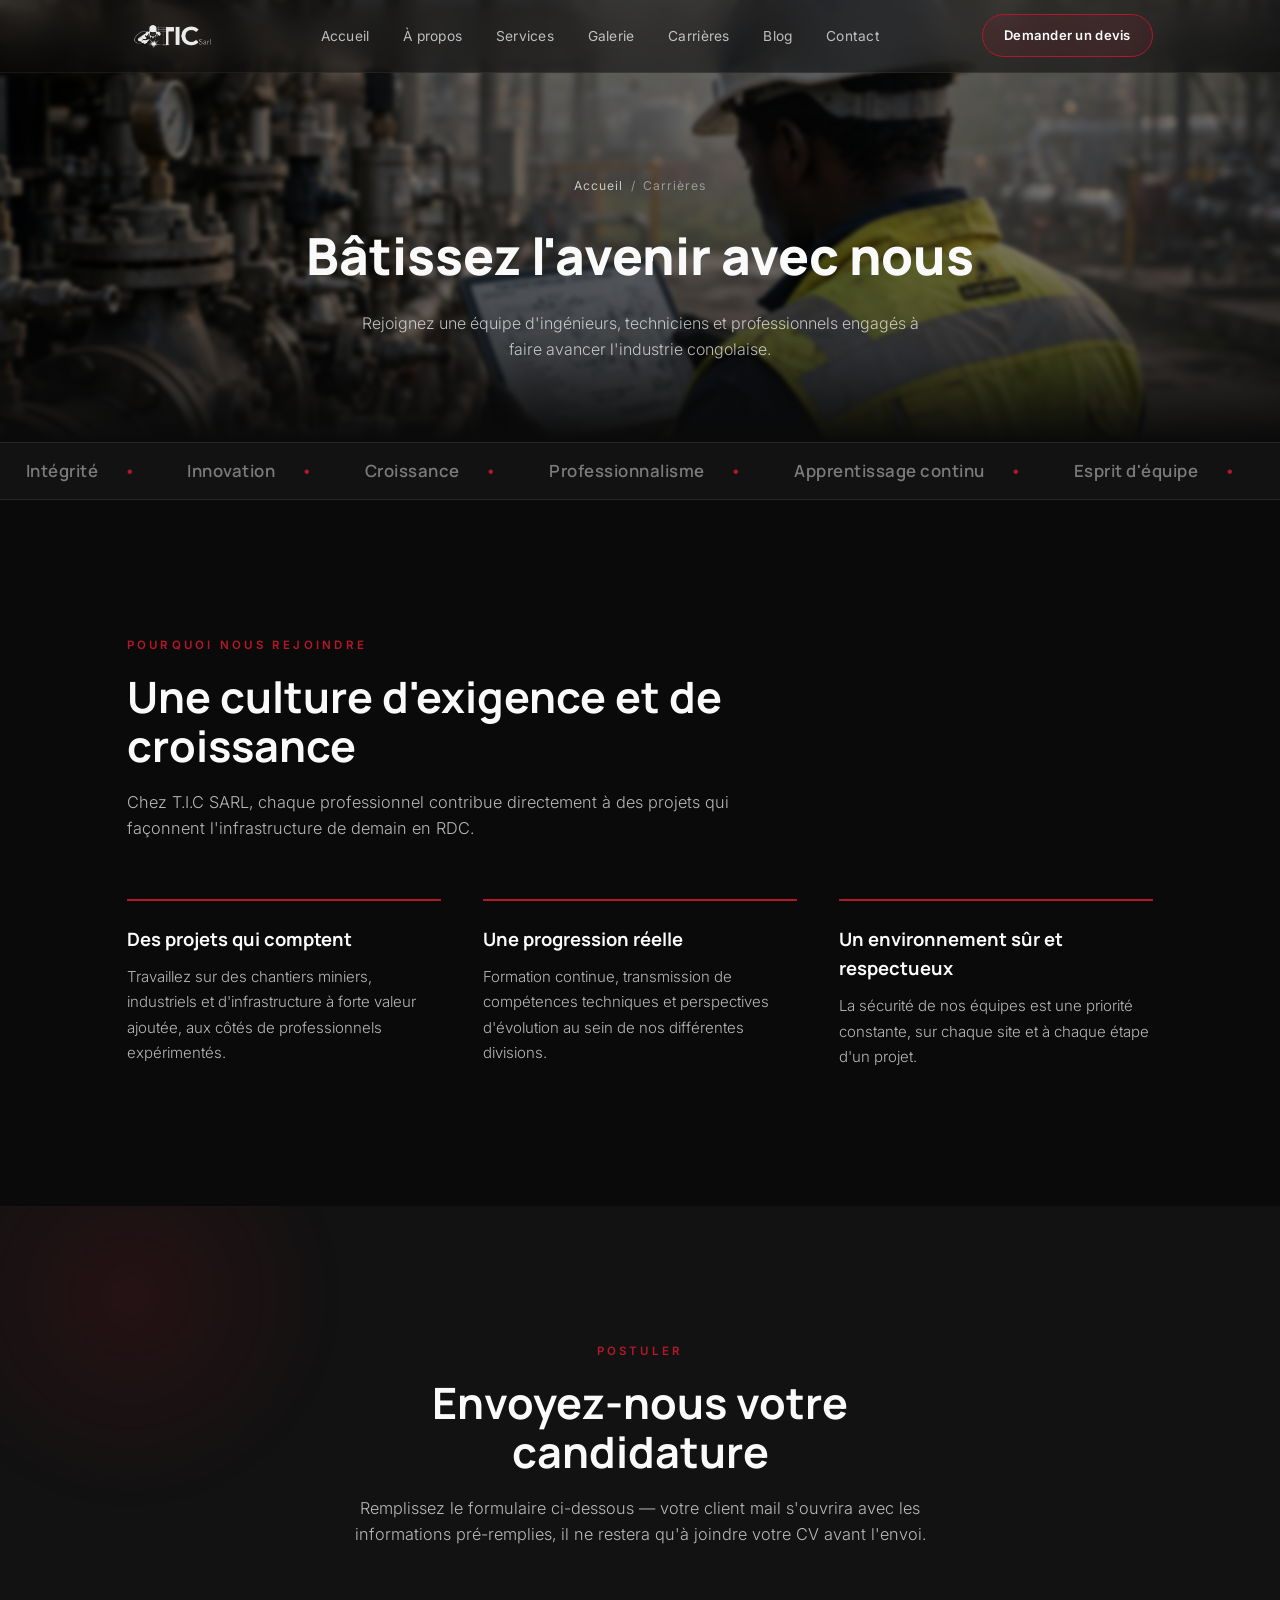
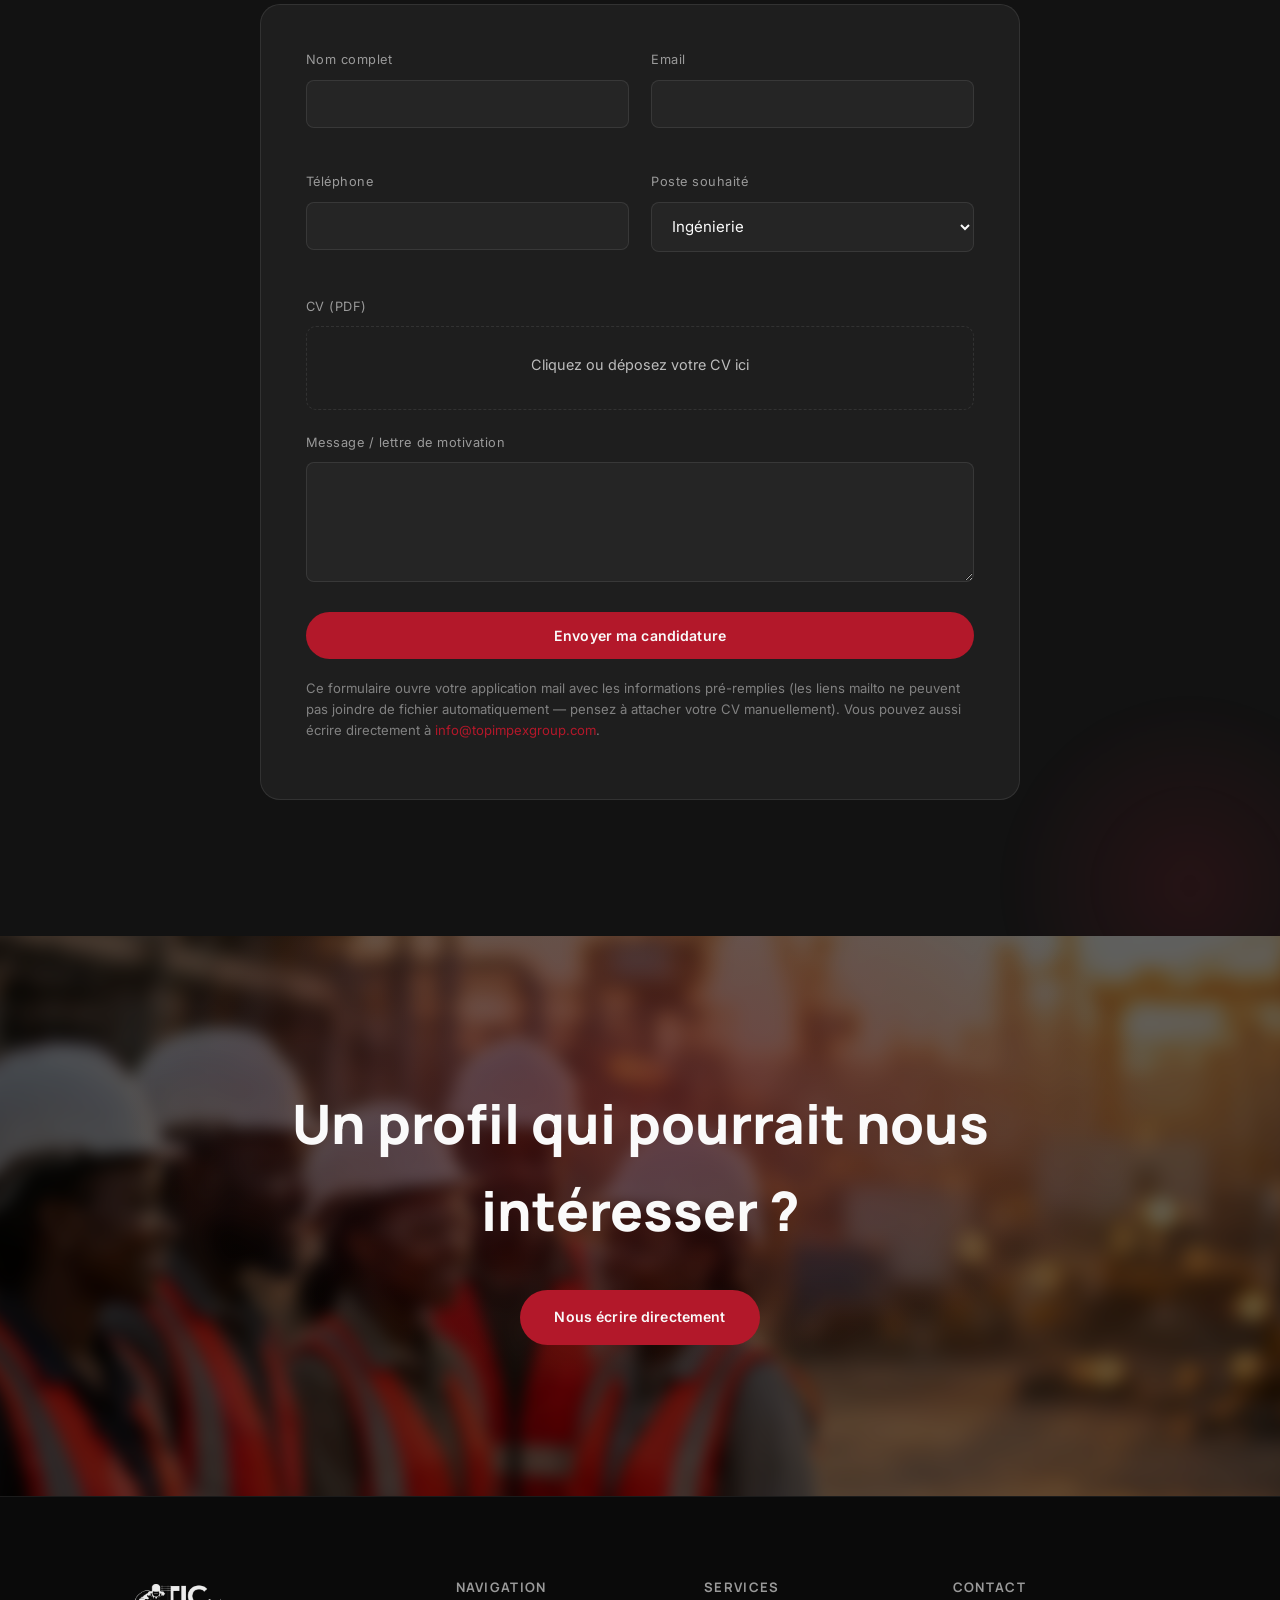
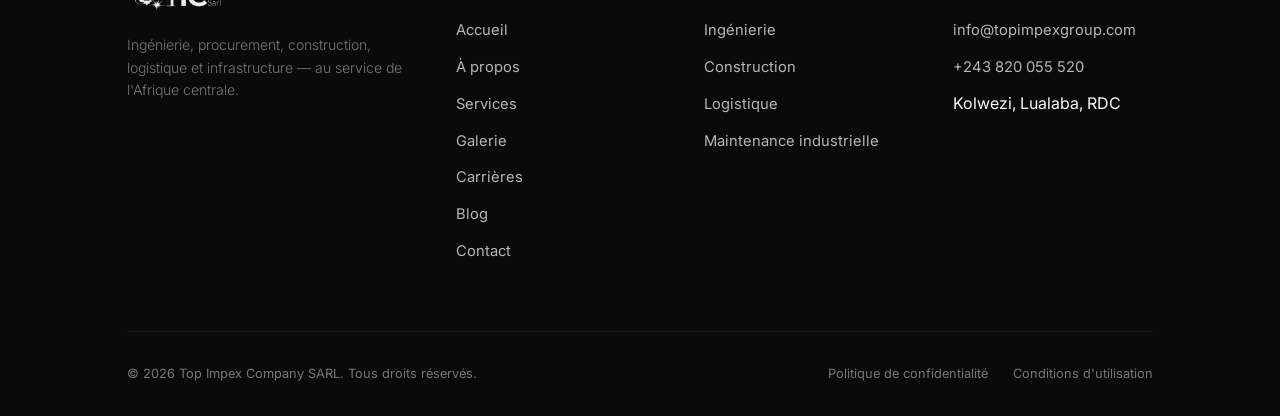
<file: careers.html>
<!DOCTYPE html>
<html lang="fr">
<head>
<meta charset="UTF-8">
<meta name="viewport" content="width=device-width, initial-scale=1.0">
<title>Carrières — Top Impex Company SARL</title>
<meta name="description" content="Rejoignez T.I.C SARL. Découvrez notre culture d'entreprise et postulez à nos offres d'emploi en ingénierie, construction et logistique.">
<link rel="icon" href="assets/images/logo.png" type="image/png">
<link rel="stylesheet" href="css/style.css">
</head>
<body>

  <!-- ===================== PRELOADER ===================== -->
  <div id="preloader">
    <img class="pl-logo" src="assets/images/logo.png" alt="T.I.C SARL">
    <div class="pl-line"></div>
  </div>

  <!-- ===================== NAVIGATION ===================== -->
  <header class="nav">
    <div class="nav-inner">
      <a href="index.html" class="nav-logo">
        <img src="assets/images/logo.png" alt="Top Impex Company SARL">
      </a>
      <nav>
        <ul class="nav-links">
          <li><a href="index.html">Accueil</a></li>
          <li><a href="about.html">À propos</a></li>
          <li><a href="services.html">Services</a></li>
          <li><a href="gallery.html">Galerie</a></li>
          <li><a href="careers.html">Carrières</a></li>
          <li><a href="blog.html">Blog</a></li>
          <li><a href="contact.html">Contact</a></li>
        </ul>
      </nav>
      <a href="quote.html" class="nav-cta">Demander un devis</a>
      <button class="nav-toggle" aria-label="Menu"><span></span><span></span><span></span></button>
    </div>
  </header>

  <!-- ===================== PAGE HEADER ===================== -->
  <section class="page-header">
    <div class="ph-media">
      <div class="ph-slide active"><img src="assets/images/careers-1.jpg" alt=""></div>
      <div class="ph-slide"><img src="assets/images/careers-2.jpg" alt=""></div>
    </div>
    <div class="container ph-content">
      <div class="breadcrumb"><a href="index.html">Accueil</a> &nbsp;/&nbsp; Carrières</div>
      <h1>Bâtissez l'avenir avec nous</h1>
      <p>Rejoignez une équipe d'ingénieurs, techniciens et professionnels engagés à faire avancer l'industrie congolaise.</p>
    </div>
  </section>

  <!-- ===================== CULTURE MARQUEE ===================== -->
  <div class="marquee">
    <div class="marquee-track">
      <span>Intégrité</span><span>Innovation</span><span>Croissance</span><span>Professionnalisme</span><span>Apprentissage continu</span><span>Esprit d'équipe</span>
      <span>Intégrité</span><span>Innovation</span><span>Croissance</span><span>Professionnalisme</span><span>Apprentissage continu</span><span>Esprit d'équipe</span>
    </div>
  </div>

  <!-- ===================== WHY JOIN US ===================== -->
  <section class="section">
    <div class="container">
      <div class="section-head">
        <span class="eyebrow">Pourquoi nous rejoindre</span>
        <h2>Une culture d'exigence et de croissance</h2>
        <p>Chez T.I.C SARL, chaque professionnel contribue directement à des projets qui façonnent l'infrastructure de demain en RDC.</p>
      </div>
      <div class="reasons">
        <div class="reason reveal">
          <h4>Des projets qui comptent</h4>
          <p>Travaillez sur des chantiers miniers, industriels et d'infrastructure à forte valeur ajoutée, aux côtés de professionnels expérimentés.</p>
        </div>
        <div class="reason reveal">
          <h4>Une progression réelle</h4>
          <p>Formation continue, transmission de compétences techniques et perspectives d'évolution au sein de nos différentes divisions.</p>
        </div>
        <div class="reason reveal">
          <h4>Un environnement sûr et respectueux</h4>
          <p>La sécurité de nos équipes est une priorité constante, sur chaque site et à chaque étape d'un projet.</p>
        </div>
      </div>
    </div>
  </section>

  <!-- ===================== APPLICATION FORM ===================== -->
  <section class="section section-alt">
    <div class="container">
      <div class="section-head center">
        <span class="eyebrow">Postuler</span>
        <h2>Envoyez-nous votre candidature</h2>
        <p>Remplissez le formulaire ci-dessous — votre client mail s'ouvrira avec les informations pré-remplies, il ne restera qu'à joindre votre CV avant l'envoi.</p>
      </div>

      <form id="application-form" class="app-form reveal">
        <div class="form-row">
          <div class="form-field">
            <label for="app-name">Nom complet</label>
            <input type="text" id="app-name" required>
          </div>
          <div class="form-field">
            <label for="app-email">Email</label>
            <input type="email" id="app-email" required>
          </div>
        </div>
        <div class="form-row">
          <div class="form-field">
            <label for="app-phone">Téléphone</label>
            <input type="tel" id="app-phone">
          </div>
          <div class="form-field">
            <label for="app-position">Poste souhaité</label>
            <select id="app-position">
              <option>Ingénierie</option>
              <option>Construction &amp; travaux publics</option>
              <option>Logistique</option>
              <option>Maintenance industrielle</option>
              <option>Manufacture / Fabrication</option>
              <option>Administration &amp; support</option>
              <option>Candidature spontanée</option>
            </select>
          </div>
        </div>

        <div class="form-field">
          <label>CV (PDF)</label>
          <div class="file-drop">
            <input type="file" id="cv-upload" accept=".pdf,.doc,.docx">
            <div class="file-label">Cliquez ou déposez votre CV ici</div>
            <div class="file-name" id="cv-filename"></div>
          </div>
        </div>

        <div class="form-field">
          <label for="app-message">Message / lettre de motivation</label>
          <textarea id="app-message"></textarea>
        </div>

        <button type="submit" class="btn btn-primary" style="width:100%; border:none; cursor:pointer;">Envoyer ma candidature</button>

        <p class="form-note">
          Ce formulaire ouvre votre application mail avec les informations pré-remplies (les liens mailto ne peuvent pas joindre de fichier automatiquement — pensez à attacher votre CV manuellement). Vous pouvez aussi écrire directement à
          <a href="mailto:info@topimpexgroup.com" style="color:var(--red-bright);">info@topimpexgroup.com</a>.
        </p>
      </form>
    </div>
  </section>

  <!-- ===================== FINAL CTA ===================== -->
  <section class="final-cta">
    <div class="cta-bg"><img src="assets/images/cta-careers.jpg" alt=""></div>
    <div class="container">
      <h2 class="reveal">Un profil qui pourrait nous intéresser ?</h2>
      <a href="mailto:info@topimpexgroup.com" class="btn btn-primary reveal">Nous écrire directement</a>
    </div>
  </section>

  <!-- ===================== FOOTER ===================== -->
  <footer class="site-footer">
    <div class="container">
      <div class="footer-grid">
        <div class="footer-col footer-logo">
          <img src="assets/images/logo.png" alt="Top Impex Company SARL">
          <p>Ingénierie, procurement, construction, logistique et infrastructure — au service de l'Afrique centrale.</p>
        </div>
        <div class="footer-col">
          <h5>Navigation</h5>
          <ul>
            <li><a href="index.html">Accueil</a></li>
            <li><a href="about.html">À propos</a></li>
            <li><a href="services.html">Services</a></li>
            <li><a href="gallery.html">Galerie</a></li>
            <li><a href="careers.html">Carrières</a></li>
            <li><a href="blog.html">Blog</a></li>
            <li><a href="contact.html">Contact</a></li>
          </ul>
        </div>
        <div class="footer-col">
          <h5>Services</h5>
          <ul>
            <li><a href="services.html">Ingénierie</a></li>
            <li><a href="services.html">Construction</a></li>
            <li><a href="services.html">Logistique</a></li>
            <li><a href="services.html">Maintenance industrielle</a></li>
          </ul>
        </div>
        <div class="footer-col">
          <h5>Contact</h5>
          <ul>
            <li><a href="mailto:info@topimpexgroup.com">info@topimpexgroup.com</a></li>
            <li><a href="tel:+243820055520">+243 820 055 520</a></li>
            <li>Kolwezi, Lualaba, RDC</li>
          </ul>
        </div>
      </div>
      <div class="footer-bottom">
        <span>© 2026 Top Impex Company SARL. Tous droits réservés.</span>
        <div class="footer-legal">
          <a href="#">Politique de confidentialité</a>
          <a href="#">Conditions d'utilisation</a>
        </div>
      </div>
    </div>
  </footer>

  <script src="js/main.js"></script>
</body>
</html>
</file>
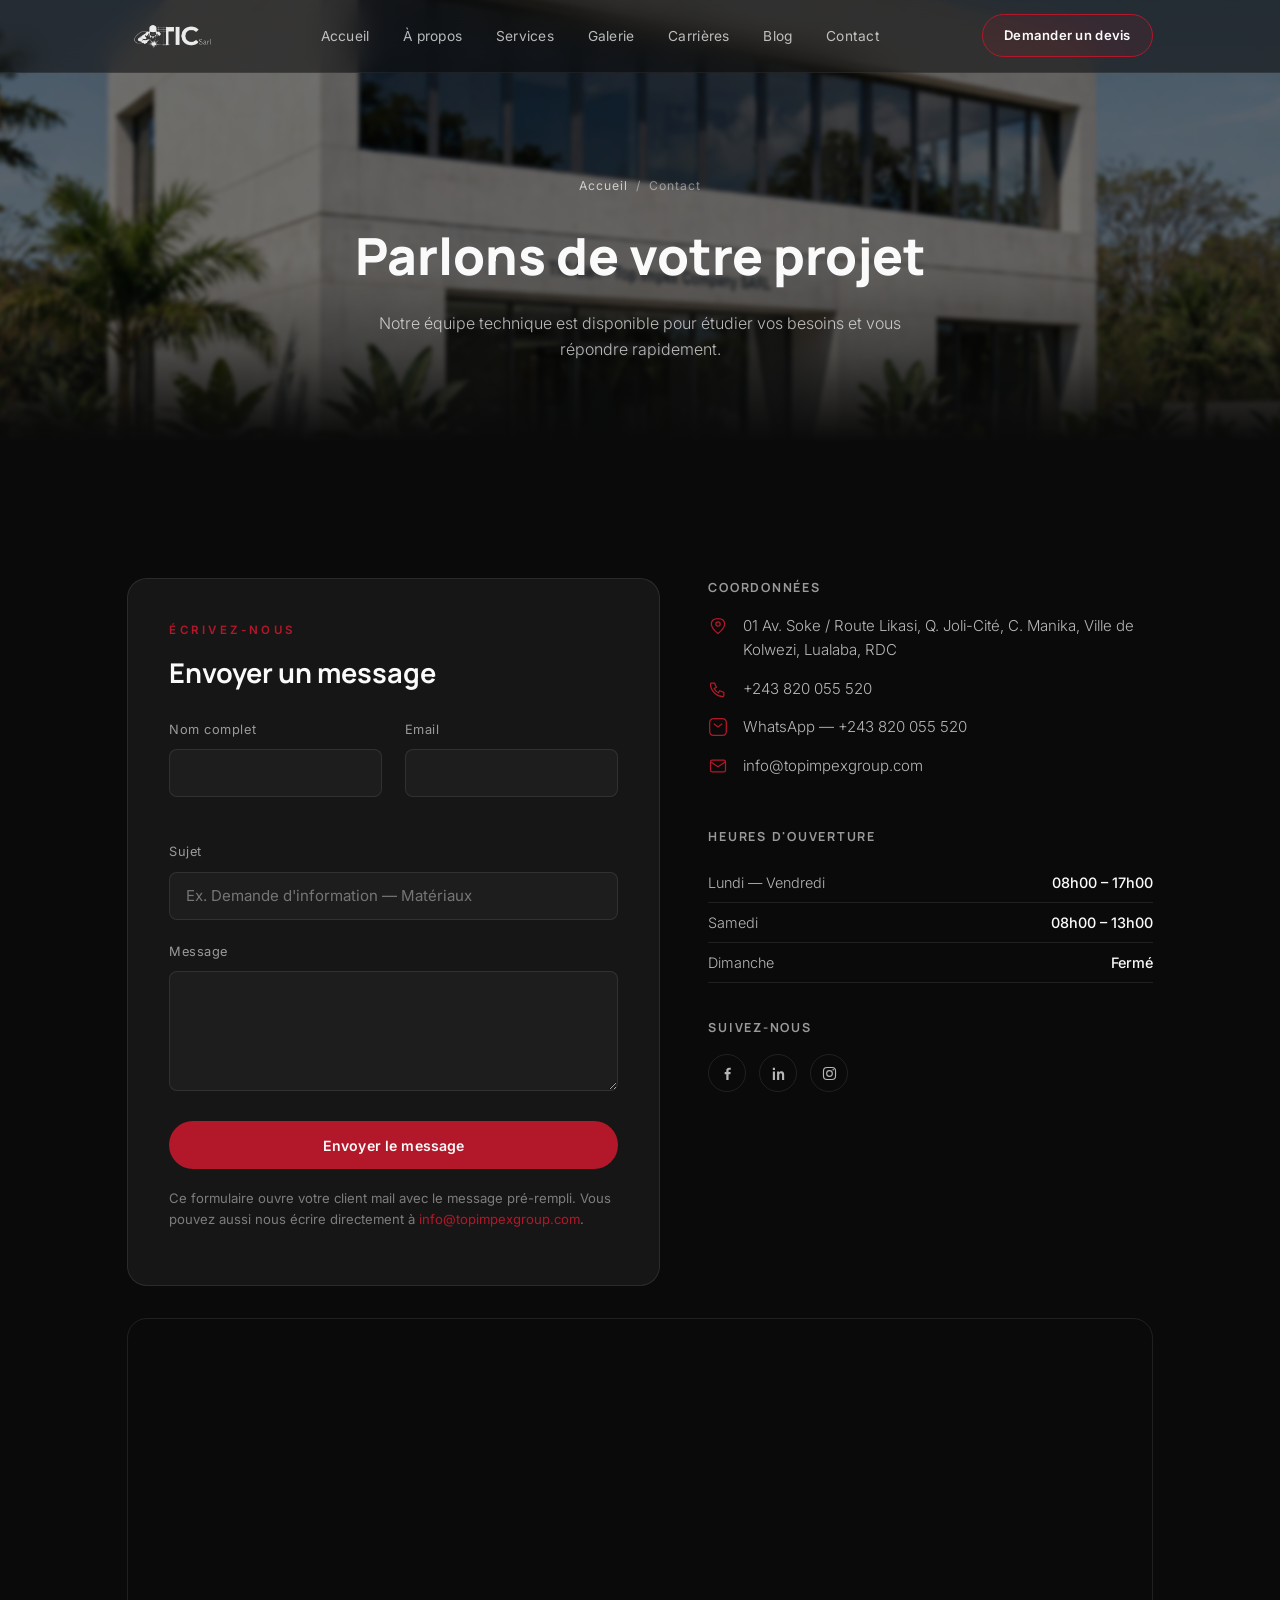
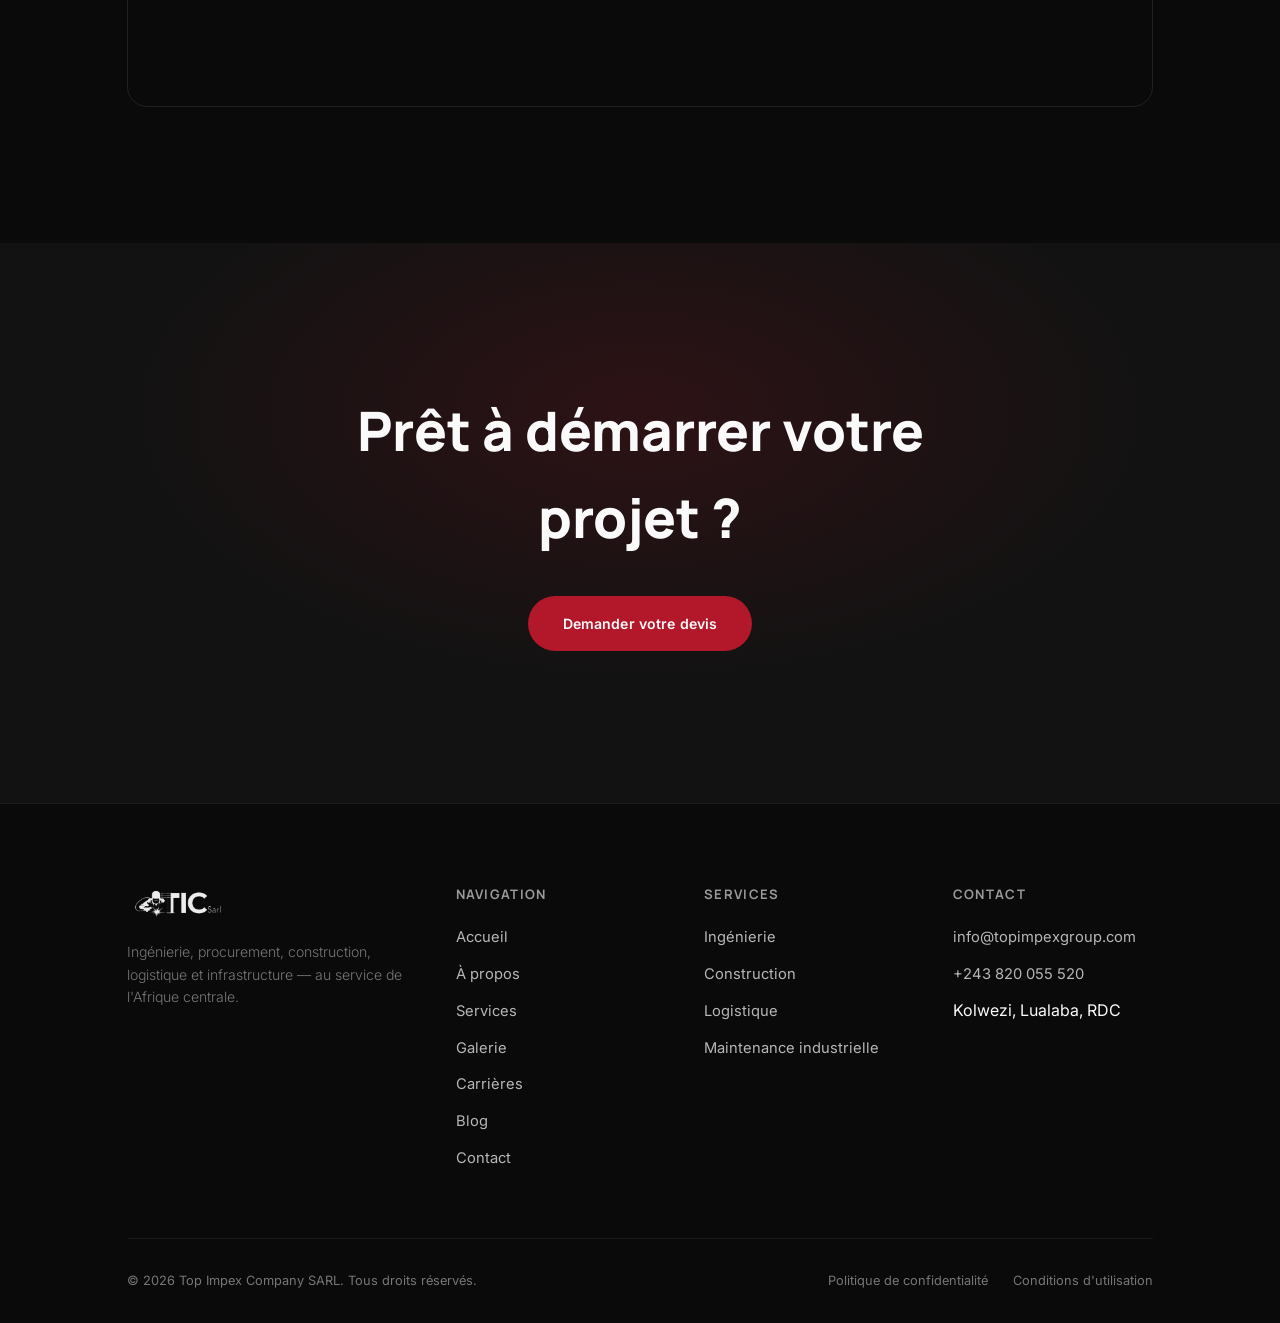
<file: contact.html>
<!DOCTYPE html>
<html lang="fr">
<head>
<meta charset="UTF-8">
<meta name="viewport" content="width=device-width, initial-scale=1.0">
<title>Contact — Top Impex Company SARL</title>
<meta name="description" content="Contactez Top Impex Company SARL — bureau de Kolwezi, téléphone, email, WhatsApp et carte interactive.">
<link rel="icon" href="assets/images/logo.png" type="image/png">
<link rel="stylesheet" href="css/style.css">
</head>
<body>

  <!-- ===================== PRELOADER ===================== -->
  <div id="preloader">
    <img class="pl-logo" src="assets/images/logo.png" alt="T.I.C SARL">
    <div class="pl-line"></div>
  </div>

  <!-- ===================== NAVIGATION ===================== -->
  <header class="nav">
    <div class="nav-inner">
      <a href="index.html" class="nav-logo">
        <img src="assets/images/logo.png" alt="Top Impex Company SARL">
      </a>
      <nav>
        <ul class="nav-links">
          <li><a href="index.html">Accueil</a></li>
          <li><a href="about.html">À propos</a></li>
          <li><a href="services.html">Services</a></li>
          <li><a href="gallery.html">Galerie</a></li>
          <li><a href="careers.html">Carrières</a></li>
          <li><a href="blog.html">Blog</a></li>
          <li><a href="contact.html">Contact</a></li>
        </ul>
      </nav>
      <a href="quote.html" class="nav-cta">Demander un devis</a>
      <button class="nav-toggle" aria-label="Menu"><span></span><span></span><span></span></button>
    </div>
  </header>

  <!-- ===================== PAGE HEADER ===================== -->
  <section class="page-header">
    <div class="ph-media">
      <div class="ph-slide active"><img src="assets/images/contact-header.jpg" alt=""></div>
    </div>
    <div class="container ph-content">
      <div class="breadcrumb"><a href="index.html">Accueil</a> &nbsp;/&nbsp; Contact</div>
      <h1>Parlons de votre projet</h1>
      <p>Notre équipe technique est disponible pour étudier vos besoins et vous répondre rapidement.</p>
    </div>
  </section>

  <!-- ===================== CONTACT FORM + INFO ===================== -->
  <section class="section">
    <div class="container">
      <div class="contact-grid">

        <form id="contact-form" class="contact-form reveal">
          <div class="section-head" style="margin-bottom:2rem;">
            <span class="eyebrow">Écrivez-nous</span>
            <h2 style="font-family:var(--font-display); font-size:1.7rem; font-weight:700; margin:0;">Envoyer un message</h2>
          </div>
          <div class="form-row">
            <div class="form-field">
              <label for="c-name">Nom complet</label>
              <input type="text" id="c-name" required>
            </div>
            <div class="form-field">
              <label for="c-email">Email</label>
              <input type="email" id="c-email" required>
            </div>
          </div>
          <div class="form-field">
            <label for="c-subject">Sujet</label>
            <input type="text" id="c-subject" placeholder="Ex. Demande d'information — Matériaux">
          </div>
          <div class="form-field">
            <label for="c-message">Message</label>
            <textarea id="c-message" required></textarea>
          </div>
          <button type="submit" class="btn btn-primary" style="width:100%; border:none; cursor:pointer;">Envoyer le message</button>
          <p class="form-note">Ce formulaire ouvre votre client mail avec le message pré-rempli. Vous pouvez aussi nous écrire directement à <a href="mailto:info@topimpexgroup.com" style="color:var(--red-bright);">info@topimpexgroup.com</a>.</p>
        </form>

        <div class="contact-info reveal">
          <div class="contact-info-block">
            <h5>Coordonnées</h5>
            <div class="contact-line">
              <div class="ci-icon"><svg viewBox="0 0 24 24" fill="none" stroke="currentColor" stroke-width="1.5"><path d="M12 21 C7 17 4 13.5 4 9.5 C4 6 6.5 3 12 3 C17.5 3 20 6 20 9.5 C20 13.5 17 17 12 21 Z"/><circle cx="12" cy="9.5" r="2.6"/></svg></div>
              <span>01 Av. Soke / Route Likasi, Q. Joli-Cité, C. Manika, Ville de Kolwezi, Lualaba, RDC</span>
            </div>
            <div class="contact-line">
              <div class="ci-icon"><svg viewBox="0 0 24 24" fill="none" stroke="currentColor" stroke-width="1.5"><path d="M4 5 H8 L10 10 L7.5 11.5 C8.5 14 10 15.5 12.5 16.5 L14 14 L19 16 V20 C19 20.5 18.5 21 18 21 C10 21 3 14 3 6 C3 5.5 3.5 5 4 5 Z"/></svg></div>
              <a href="tel:+243820055520">+243 820 055 520</a>
            </div>
            <div class="contact-line">
              <div class="ci-icon"><svg viewBox="0 0 24 24" fill="none" stroke="currentColor" stroke-width="1.5"><path d="M17 2 C20 2 22 4 22 7 V17 C22 20 20 22 17 22 H7 C4 22 2 20 2 17 V7 C2 4 4 2 7 2 Z M7 8 L12 12 L17 8"/></svg></div>
              <a href="https://wa.me/243820055520" target="_blank" rel="noopener">WhatsApp — +243 820 055 520</a>
            </div>
            <div class="contact-line">
              <div class="ci-icon"><svg viewBox="0 0 24 24" fill="none" stroke="currentColor" stroke-width="1.5"><rect x="3" y="5" width="18" height="14" rx="2"/><path d="M3 7 L12 13 L21 7"/></svg></div>
              <a href="mailto:info@topimpexgroup.com">info@topimpexgroup.com</a>
            </div>
          </div>

          <div class="contact-info-block">
            <h5>Heures d'ouverture</h5>
            <table class="hours-table">
              <tr><td>Lundi — Vendredi</td><td>08h00 – 17h00</td></tr>
              <tr><td>Samedi</td><td>08h00 – 13h00</td></tr>
              <tr><td>Dimanche</td><td>Fermé</td></tr>
            </table>
          </div>

          <div class="contact-info-block">
            <h5>Suivez-nous</h5>
            <div class="social-row">
              <a href="#" aria-label="Facebook"><svg viewBox="0 0 24 24" fill="currentColor"><path d="M13.5 21 V13 H16 L16.5 10 H13.5 V8 C13.5 7.2 13.7 6.6 15 6.6 H16.6 V4 C16.3 4 15.3 3.9 14.2 3.9 C11.9 3.9 10.3 5.3 10.3 7.8 V10 H8 V13 H10.3 V21 Z"/></svg></a>
              <a href="#" aria-label="LinkedIn"><svg viewBox="0 0 24 24" fill="currentColor"><path d="M4 4 H7 V7 H4 Z M4 9 H7 V21 H4 Z M10 9 H13 V10.5 C13.6 9.5 14.8 8.7 16.3 8.7 C19 8.7 20 10.5 20 13.3 V21 H17 V14 C17 12.5 16.5 11.5 15.2 11.5 C14.2 11.5 13.6 12.2 13.3 12.9 C13.2 13.1 13 13.6 13 14.1 V21 H10 Z"/></svg></a>
              <a href="#" aria-label="Instagram"><svg viewBox="0 0 24 24" fill="none" stroke="currentColor" stroke-width="1.6"><rect x="3.5" y="3.5" width="17" height="17" rx="5"/><circle cx="12" cy="12" r="4"/><circle cx="17.2" cy="6.8" r="1.1" fill="currentColor" stroke="none"/></svg></a>
            </div>
          </div>
        </div>

      </div>

      <div class="contact-map reveal">
        <iframe
          src="https://www.google.com/maps?q=01+Av.+Soke+Route+Likasi,+Joli-Cit%C3%A9,+Manika,+Kolwezi,+Lualaba,+RDC&output=embed"
          loading="lazy"
          referrerpolicy="no-referrer-when-downgrade"
          allowfullscreen>
        </iframe>
      </div>
    </div>
  </section>

  <!-- ===================== FINAL CTA ===================== -->
  <section class="final-cta">
    <div class="container">
      <h2 class="reveal">Prêt à démarrer votre projet ?</h2>
      <a href="quote.html" class="btn btn-primary reveal">Demander votre devis</a>
    </div>
  </section>

  <!-- ===================== FOOTER ===================== -->
  <footer class="site-footer">
    <div class="container">
      <div class="footer-grid">
        <div class="footer-col footer-logo">
          <img src="assets/images/logo.png" alt="Top Impex Company SARL">
          <p>Ingénierie, procurement, construction, logistique et infrastructure — au service de l'Afrique centrale.</p>
        </div>
        <div class="footer-col">
          <h5>Navigation</h5>
          <ul>
            <li><a href="index.html">Accueil</a></li>
            <li><a href="about.html">À propos</a></li>
            <li><a href="services.html">Services</a></li>
            <li><a href="gallery.html">Galerie</a></li>
            <li><a href="careers.html">Carrières</a></li>
            <li><a href="blog.html">Blog</a></li>
            <li><a href="contact.html">Contact</a></li>
          </ul>
        </div>
        <div class="footer-col">
          <h5>Services</h5>
          <ul>
            <li><a href="services.html">Ingénierie</a></li>
            <li><a href="services.html">Construction</a></li>
            <li><a href="services.html">Logistique</a></li>
            <li><a href="services.html">Maintenance industrielle</a></li>
          </ul>
        </div>
        <div class="footer-col">
          <h5>Contact</h5>
          <ul>
            <li><a href="mailto:info@topimpexgroup.com">info@topimpexgroup.com</a></li>
            <li><a href="tel:+243820055520">+243 820 055 520</a></li>
            <li>Kolwezi, Lualaba, RDC</li>
          </ul>
        </div>
      </div>
      <div class="footer-bottom">
        <span>© 2026 Top Impex Company SARL. Tous droits réservés.</span>
        <div class="footer-legal">
          <a href="#">Politique de confidentialité</a>
          <a href="#">Conditions d'utilisation</a>
        </div>
      </div>
    </div>
  </footer>

  <script src="js/main.js"></script>
</body>
</html>
</file>
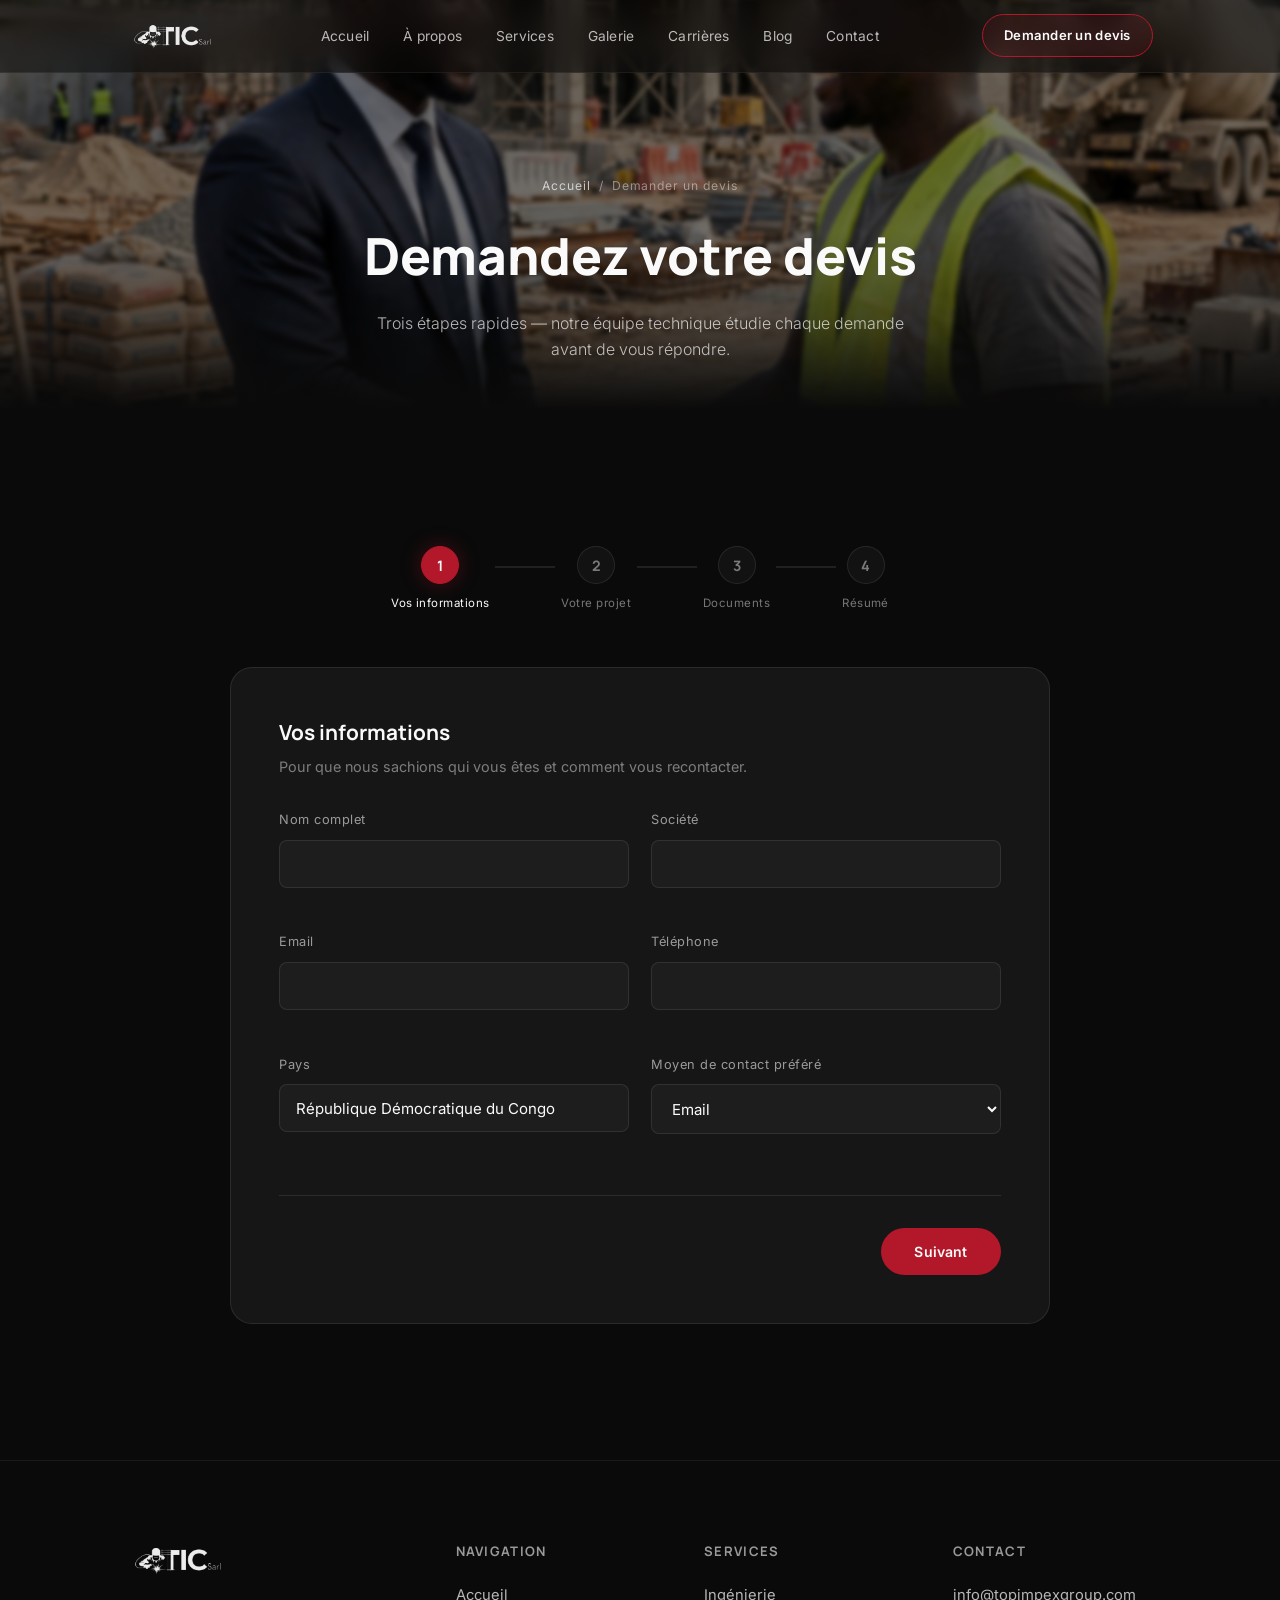
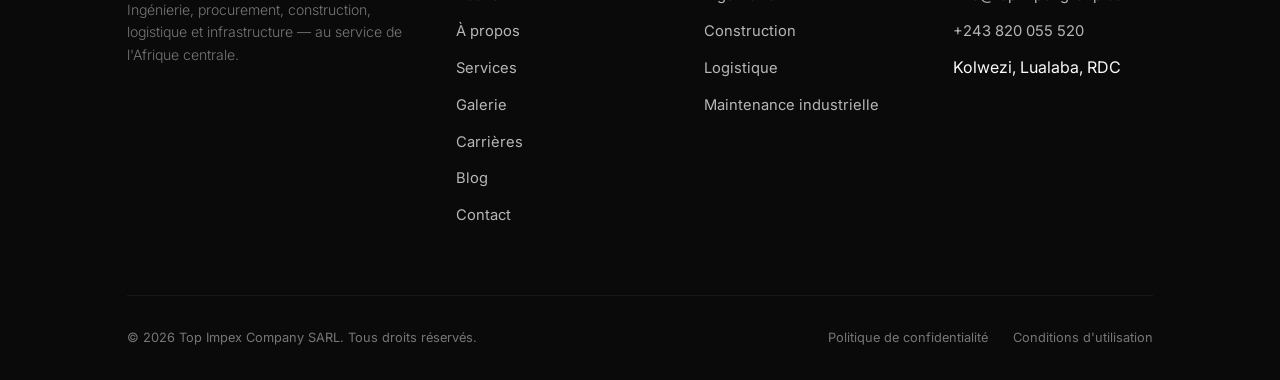
<file: quote.html>
<!DOCTYPE html>
<html lang="fr">
<head>
<meta charset="UTF-8">
<meta name="viewport" content="width=device-width, initial-scale=1.0">
<title>Demander un devis — Top Impex Company SARL</title>
<meta name="description" content="Demandez un devis pour votre projet d'ingénierie, construction, procurement ou logistique auprès de T.I.C SARL.">
<link rel="icon" href="assets/images/logo.png" type="image/png">
<link rel="stylesheet" href="css/style.css">
</head>
<body>

  <!-- ===================== PRELOADER ===================== -->
  <div id="preloader">
    <img class="pl-logo" src="assets/images/logo.png" alt="T.I.C SARL">
    <div class="pl-line"></div>
  </div>

  <!-- ===================== NAVIGATION ===================== -->
  <header class="nav">
    <div class="nav-inner">
      <a href="index.html" class="nav-logo">
        <img src="assets/images/logo.png" alt="Top Impex Company SARL">
      </a>
      <nav>
        <ul class="nav-links">
          <li><a href="index.html">Accueil</a></li>
          <li><a href="about.html">À propos</a></li>
          <li><a href="services.html">Services</a></li>
          <li><a href="gallery.html">Galerie</a></li>
          <li><a href="careers.html">Carrières</a></li>
          <li><a href="blog.html">Blog</a></li>
          <li><a href="contact.html">Contact</a></li>
        </ul>
      </nav>
      <a href="quote.html" class="nav-cta">Demander un devis</a>
      <button class="nav-toggle" aria-label="Menu"><span></span><span></span><span></span></button>
    </div>
  </header>

  <!-- ===================== PAGE HEADER ===================== -->
  <section class="page-header" style="padding-bottom:3rem;">
    <div class="ph-media">
      <div class="ph-slide active"><img src="assets/images/quote-header.jpg" alt=""></div>
    </div>
    <div class="container ph-content">
      <div class="breadcrumb"><a href="index.html">Accueil</a> &nbsp;/&nbsp; Demander un devis</div>
      <h1>Demandez votre devis</h1>
      <p>Trois étapes rapides — notre équipe technique étudie chaque demande avant de vous répondre.</p>
    </div>
  </section>

  <!-- ===================== QUOTE FORM ===================== -->
  <section class="section">
    <div class="container">
      <div class="quote-wrap">

        <div class="quote-progress">
          <div class="qp-step active" data-step="0">
            <div class="qp-circle">1</div>
            <div class="qp-label">Vos informations</div>
          </div>
          <div class="qp-line"></div>
          <div class="qp-step" data-step="1">
            <div class="qp-circle">2</div>
            <div class="qp-label">Votre projet</div>
          </div>
          <div class="qp-line"></div>
          <div class="qp-step" data-step="2">
            <div class="qp-circle">3</div>
            <div class="qp-label">Documents</div>
          </div>
          <div class="qp-line"></div>
          <div class="qp-step" data-step="3">
            <div class="qp-circle">4</div>
            <div class="qp-label">Résumé</div>
          </div>
        </div>

        <form id="quote-form" class="quote-form reveal">

          <!-- STEP 1 — Contact info -->
          <div class="quote-step active">
            <h3 class="quote-step-title">Vos informations</h3>
            <p class="quote-step-sub">Pour que nous sachions qui vous êtes et comment vous recontacter.</p>

            <div class="form-row">
              <div class="form-field">
                <label for="q-name">Nom complet</label>
                <input type="text" id="q-name" required>
              </div>
              <div class="form-field">
                <label for="q-company">Société</label>
                <input type="text" id="q-company">
              </div>
            </div>
            <div class="form-row">
              <div class="form-field">
                <label for="q-email">Email</label>
                <input type="email" id="q-email" required>
              </div>
              <div class="form-field">
                <label for="q-phone">Téléphone</label>
                <input type="tel" id="q-phone" required>
              </div>
            </div>
            <div class="form-row">
              <div class="form-field">
                <label for="q-country">Pays</label>
                <input type="text" id="q-country" value="République Démocratique du Congo">
              </div>
              <div class="form-field">
                <label for="q-contact-method">Moyen de contact préféré</label>
                <select id="q-contact-method">
                  <option>Email</option>
                  <option>Téléphone</option>
                  <option>WhatsApp</option>
                </select>
              </div>
            </div>

            <div class="quote-nav">
              <button type="button" class="btn btn-back invisible">Précédent</button>
              <button type="button" class="btn btn-primary qs-next">Suivant</button>
            </div>
          </div>

          <!-- STEP 2 — Project details -->
          <div class="quote-step">
            <h3 class="quote-step-title">Votre projet</h3>
            <p class="quote-step-sub">Décrivez-nous le service recherché et les grandes lignes du projet.</p>

            <div class="form-field">
              <label for="q-service">Service souhaité</label>
              <select id="q-service">
                <option>Procurement général</option>
                <option>Matériaux de construction</option>
                <option>Services d'ingénierie</option>
                <option>Forage</option>
                <option>Maintenance industrielle</option>
                <option>Réparation</option>
                <option>Manufacture</option>
                <option>Logistique &amp; gestion des stocks</option>
                <option>Construction &amp; travaux publics</option>
                <option>Structures mécaniques</option>
                <option>Autre / Je ne sais pas encore</option>
              </select>
            </div>

            <div class="form-field">
              <label for="q-description">Description du projet</label>
              <textarea id="q-description" placeholder="Contexte, localisation du site, quantités estimées, contraintes particulières..." required></textarea>
            </div>

            <div class="form-row">
              <div class="form-field">
                <label for="q-budget">Budget indicatif (optionnel)</label>
                <input type="text" id="q-budget" placeholder="Ex. 10 000 – 50 000 USD">
              </div>
              <div class="form-field">
                <label for="q-timeline">Délai souhaité (optionnel)</label>
                <input type="text" id="q-timeline" placeholder="Ex. Sous 4 à 6 semaines">
              </div>
            </div>

            <div class="quote-nav">
              <button type="button" class="btn btn-back qs-back">Précédent</button>
              <button type="button" class="btn btn-primary qs-next">Suivant</button>
            </div>
          </div>

          <!-- STEP 3 — Documents -->
          <div class="quote-step">
            <h3 class="quote-step-title">Plans &amp; documents techniques</h3>
            <p class="quote-step-sub">Facultatif — utile si vous avez déjà des plans, métrés ou cahiers des charges.</p>

            <div class="form-field">
              <label>Plans / dessins techniques</label>
              <div class="file-drop">
                <input type="file" id="q-drawings" accept=".pdf,.dwg,.jpg,.png" multiple>
                <div class="file-label">Cliquez ou déposez vos fichiers ici</div>
                <div class="file-name" id="q-drawings-name"></div>
              </div>
            </div>

            <div class="form-field">
              <label>Documents techniques complémentaires</label>
              <div class="file-drop">
                <input type="file" id="q-docs" accept=".pdf,.doc,.docx,.xls,.xlsx" multiple>
                <div class="file-label">Cliquez ou déposez vos fichiers ici</div>
                <div class="file-name" id="q-docs-name"></div>
              </div>
            </div>

            <div class="quote-nav">
              <button type="button" class="btn btn-back qs-back">Précédent</button>
              <button type="button" class="btn btn-primary qs-next">Suivant</button>
            </div>
          </div>

          <!-- STEP 4 — Summary -->
          <div class="quote-step">
            <h3 class="quote-step-title">Vérifiez votre demande</h3>
            <p class="quote-step-sub">Un dernier coup d'œil avant l'envoi — chaque demande reçoit une revue technique professionnelle.</p>

            <div class="quote-summary">
              <div><span>Nom</span><span id="qs-name">—</span></div>
              <div><span>Société</span><span id="qs-company">—</span></div>
              <div><span>Email</span><span id="qs-email">—</span></div>
              <div><span>Téléphone</span><span id="qs-phone">—</span></div>
              <div><span>Pays</span><span id="qs-country">—</span></div>
              <div><span>Service</span><span id="qs-service">—</span></div>
              <div><span>Budget indicatif</span><span id="qs-budget">—</span></div>
              <div><span>Délai souhaité</span><span id="qs-timeline">—</span></div>
              <div><span>Contact préféré</span><span id="qs-contact-method">—</span></div>
            </div>

            <p class="form-note">En soumettant, votre client mail s'ouvrira avec un message pré-rempli à destination de notre équipe. Pensez à joindre vos fichiers manuellement (les liens mailto ne transportent pas de pièces jointes). Vous pouvez aussi écrire directement à <a href="mailto:info@topimpexgroup.com" style="color:var(--red-bright);">info@topimpexgroup.com</a>.</p>

            <div class="quote-nav">
              <button type="button" class="btn btn-back qs-back">Précédent</button>
              <button type="submit" class="btn btn-primary">Envoyer ma demande</button>
            </div>
          </div>

        </form>
      </div>
    </div>
  </section>

  <!-- ===================== FOOTER ===================== -->
  <footer class="site-footer">
    <div class="container">
      <div class="footer-grid">
        <div class="footer-col footer-logo">
          <img src="assets/images/logo.png" alt="Top Impex Company SARL">
          <p>Ingénierie, procurement, construction, logistique et infrastructure — au service de l'Afrique centrale.</p>
        </div>
        <div class="footer-col">
          <h5>Navigation</h5>
          <ul>
            <li><a href="index.html">Accueil</a></li>
            <li><a href="about.html">À propos</a></li>
            <li><a href="services.html">Services</a></li>
            <li><a href="gallery.html">Galerie</a></li>
            <li><a href="careers.html">Carrières</a></li>
            <li><a href="blog.html">Blog</a></li>
            <li><a href="contact.html">Contact</a></li>
          </ul>
        </div>
        <div class="footer-col">
          <h5>Services</h5>
          <ul>
            <li><a href="services.html">Ingénierie</a></li>
            <li><a href="services.html">Construction</a></li>
            <li><a href="services.html">Logistique</a></li>
            <li><a href="services.html">Maintenance industrielle</a></li>
          </ul>
        </div>
        <div class="footer-col">
          <h5>Contact</h5>
          <ul>
            <li><a href="mailto:info@topimpexgroup.com">info@topimpexgroup.com</a></li>
            <li><a href="tel:+243820055520">+243 820 055 520</a></li>
            <li>Kolwezi, Lualaba, RDC</li>
          </ul>
        </div>
      </div>
      <div class="footer-bottom">
        <span>© 2026 Top Impex Company SARL. Tous droits réservés.</span>
        <div class="footer-legal">
          <a href="#">Politique de confidentialité</a>
          <a href="#">Conditions d'utilisation</a>
        </div>
      </div>
    </div>
  </footer>

  <script src="js/main.js"></script>
</body>
</html>
</file>
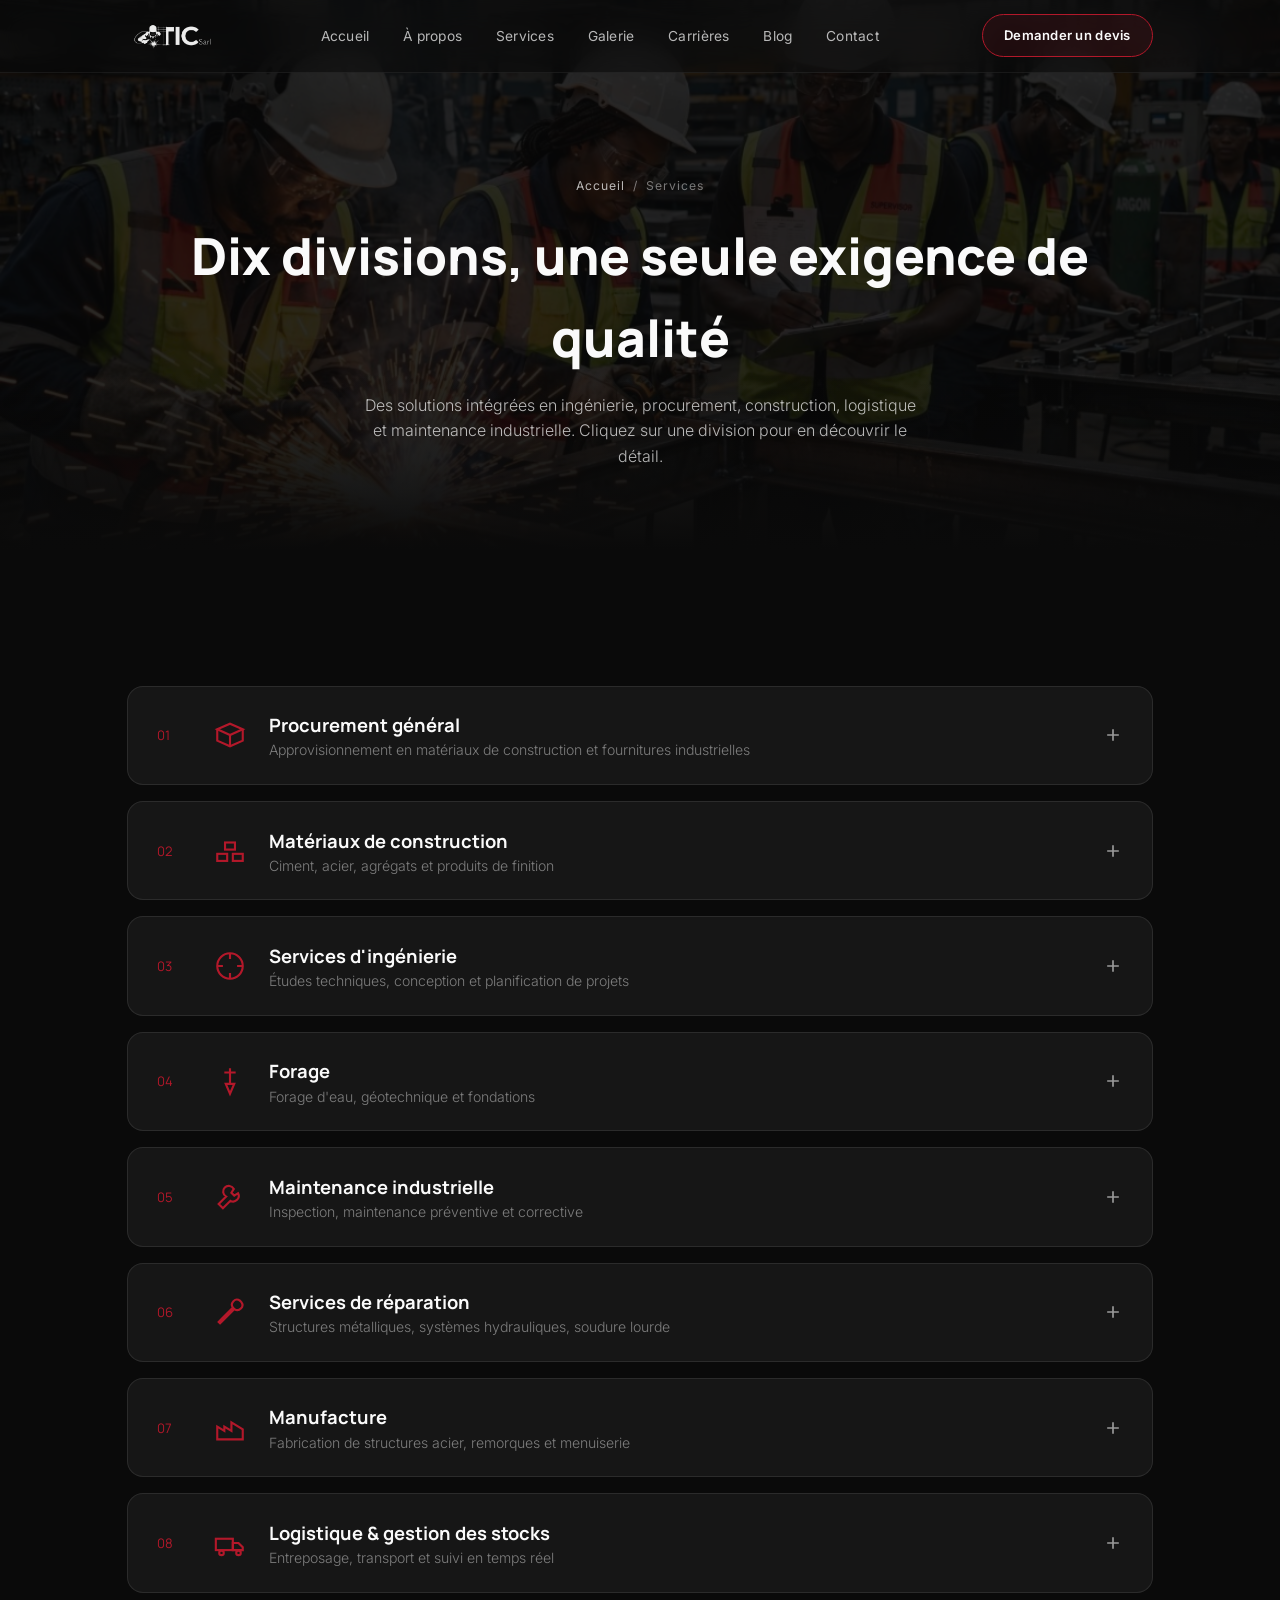
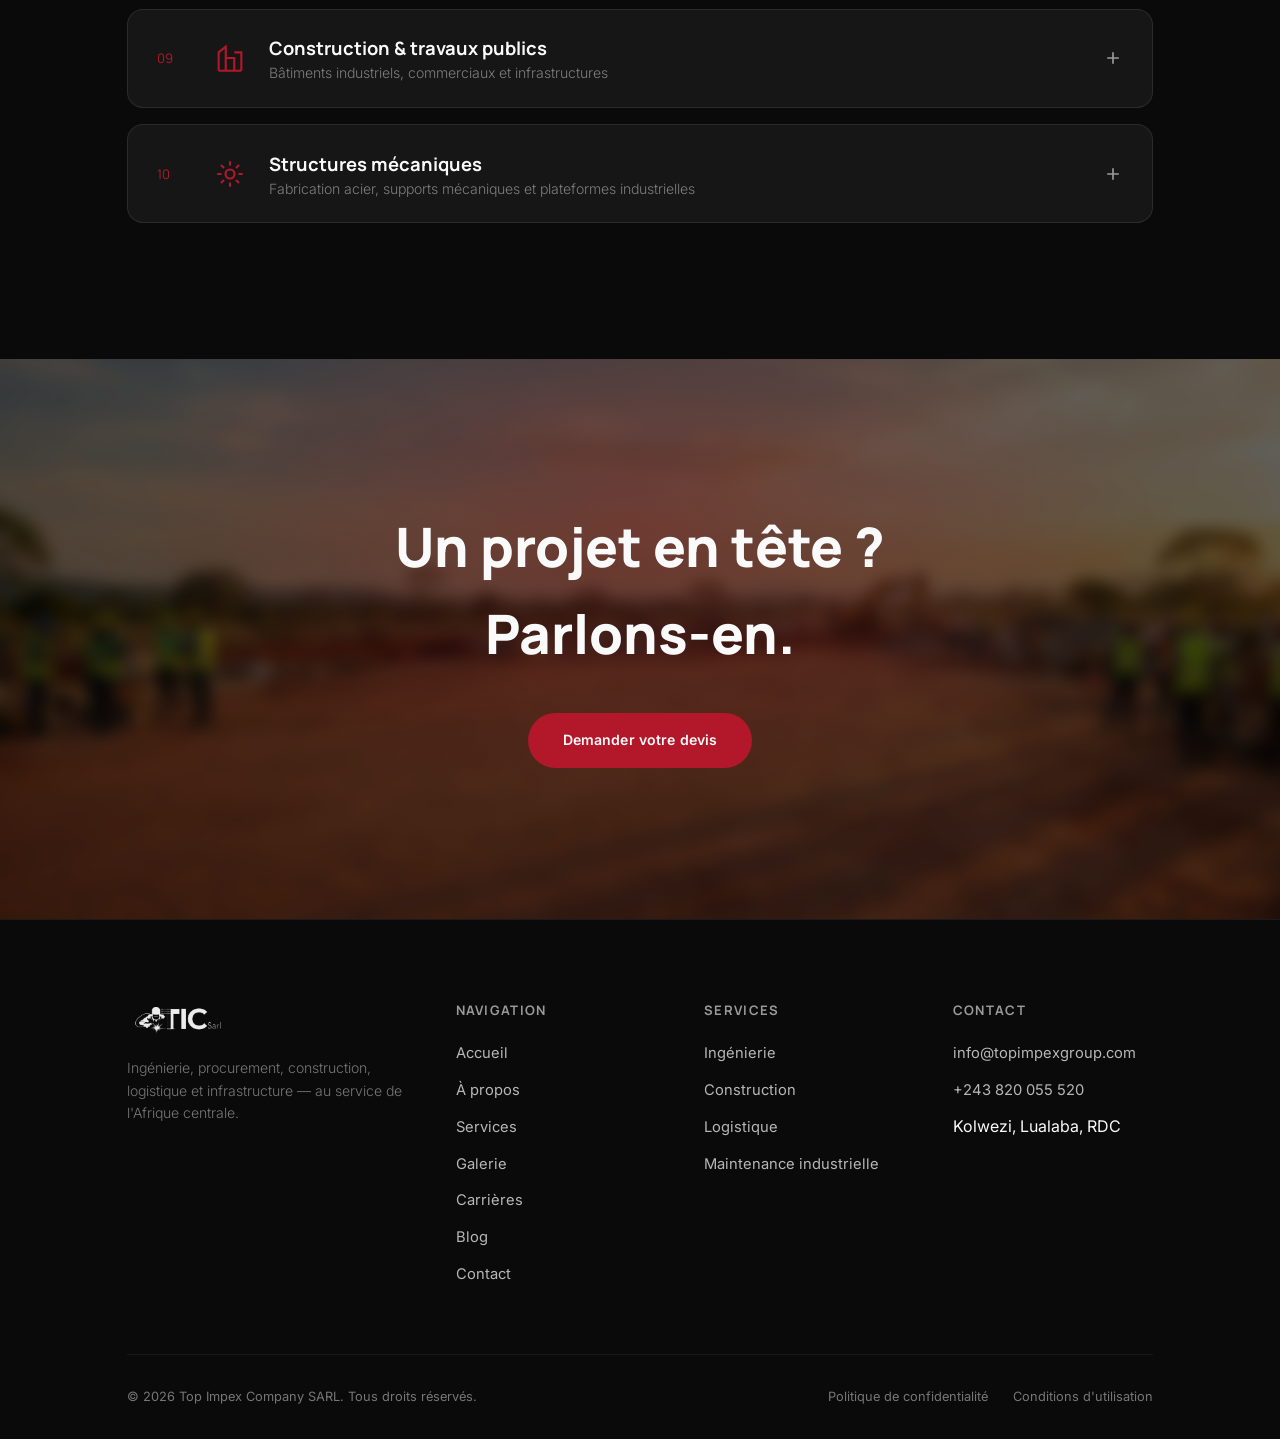
<file: services.html>
<!DOCTYPE html>
<html lang="fr">
<head>
<meta charset="UTF-8">
<meta name="viewport" content="width=device-width, initial-scale=1.0">
<title>Services — Top Impex Company SARL</title>
<meta name="description" content="Les 10 divisions de services de T.I.C SARL : procurement, matériaux, ingénierie, forage, maintenance, réparation, manufacture, logistique, construction et structures mécaniques.">
<link rel="icon" href="assets/images/logo.png" type="image/png">
<link rel="stylesheet" href="css/style.css">
</head>
<body>

  <!-- ===================== PRELOADER ===================== -->
  <div id="preloader">
    <img class="pl-logo" src="assets/images/logo.png" alt="T.I.C SARL">
    <div class="pl-line"></div>
  </div>

  <!-- ===================== NAVIGATION ===================== -->
  <header class="nav">
    <div class="nav-inner">
      <a href="index.html" class="nav-logo">
        <img src="assets/images/logo.png" alt="Top Impex Company SARL">
      </a>
      <nav>
        <ul class="nav-links">
          <li><a href="index.html">Accueil</a></li>
          <li><a href="about.html">À propos</a></li>
          <li><a href="services.html">Services</a></li>
          <li><a href="gallery.html">Galerie</a></li>
          <li><a href="careers.html">Carrières</a></li>
          <li><a href="blog.html">Blog</a></li>
          <li><a href="contact.html">Contact</a></li>
        </ul>
      </nav>
      <a href="quote.html" class="nav-cta">Demander un devis</a>
      <button class="nav-toggle" aria-label="Menu"><span></span><span></span><span></span></button>
    </div>
  </header>

  <!-- ===================== PAGE HEADER ===================== -->
  <section class="page-header">
    <div class="ph-media">
      <!-- Replace with photo: workshop / fabrication -->
      <img src="assets/images/about-3.jpg" alt="">
    </div>
    <div class="container ph-content">
      <div class="breadcrumb"><a href="index.html">Accueil</a> &nbsp;/&nbsp; Services</div>
      <h1>Dix divisions, une seule exigence de qualité</h1>
      <p>Des solutions intégrées en ingénierie, procurement, construction, logistique et maintenance industrielle. Cliquez sur une division pour en découvrir le détail.</p>
    </div>
  </section>

  <!-- ===================== SERVICES ACCORDION ===================== -->
  <section class="section">
    <div class="container">
      <div class="services-list">

        <!-- 1. General Procurement -->
        <div class="service-item">
          <button class="service-head" aria-expanded="false">
            <span class="num">01</span>
            <span class="icon"><svg viewBox="0 0 24 24" fill="none" stroke="currentColor" stroke-width="1.5"><path d="M3 8 L12 4 L21 8 L12 12 Z"/><path d="M3 8 L3 16 L12 20 L21 16 L21 8"/><path d="M12 12 L12 20"/></svg></span>
            <span class="titles">
              <h3>Procurement général</h3>
              <span class="teaser">Approvisionnement en matériaux de construction et fournitures industrielles</span>
            </span>
            <svg class="chevron" viewBox="0 0 24 24" fill="none" stroke="currentColor" stroke-width="2"><path d="M12 5 V19 M5 12 H19"/></svg>
          </button>
          <div class="service-body">
            <div class="service-body-inner">
              <div class="col">
                <h5>Ce que nous fournissons</h5>
                <div class="service-tags">
                  <span>Matériaux de construction</span>
                  <span>Fournitures industrielles</span>
                  <span>Produits en bois</span>
                  <span>Produits en acier</span>
                  <span>Produits PVC</span>
                  <span>Sourcing sur mesure</span>
                </div>
                <p class="desc">Un service d'approvisionnement flexible, capable de sourcer des matériaux et fournitures spécifiques selon les exigences précises de chaque projet.</p>
              </div>
              <div class="col">
                <h5>Secteurs desservis</h5>
                <p class="industries">Construction, mines, industrie manufacturière, projets gouvernementaux.</p>
                <a href="quote.html" class="btn btn-primary">Demander un devis</a>
              </div>
            </div>
          </div>
        </div>

        <!-- 2. Construction Materials Supply -->
        <div class="service-item">
          <button class="service-head" aria-expanded="false">
            <span class="num">02</span>
            <span class="icon"><svg viewBox="0 0 24 24" fill="none" stroke="currentColor" stroke-width="1.5"><rect x="3" y="14" width="7" height="5"/><rect x="14" y="14" width="7" height="5"/><rect x="8.5" y="6" width="7" height="5"/></svg></span>
            <span class="titles">
              <h3>Matériaux de construction</h3>
              <span class="teaser">Ciment, acier, agrégats et produits de finition</span>
            </span>
            <svg class="chevron" viewBox="0 0 24 24" fill="none" stroke="currentColor" stroke-width="2"><path d="M12 5 V19 M5 12 H19"/></svg>
          </button>
          <div class="service-body">
            <div class="service-body-inner">
              <div class="col">
                <h5>Produits disponibles</h5>
                <div class="service-tags">
                  <span>Ciment</span><span>Sable</span><span>Gravier</span><span>Agrégats</span>
                  <span>Blocs de béton</span><span>Briques</span><span>Acier d'armature</span>
                  <span>Tôles de toiture</span><span>Peintures</span><span>Produits d'étanchéité</span>
                  <span>Tuyaux PVC</span><span>Accessoires de construction</span>
                </div>
                <p class="desc">Une gamme complète de matériaux, disponibles en quantité et livrés dans les délais convenus pour vos chantiers.</p>
              </div>
              <div class="col">
                <h5>Secteurs desservis</h5>
                <p class="industries">Construction, bâtiments commerciaux, projets gouvernementaux, infrastructures.</p>
                <a href="quote.html" class="btn btn-primary">Demander un devis</a>
              </div>
            </div>
          </div>
        </div>

        <!-- 3. Engineering Services -->
        <div class="service-item">
          <button class="service-head" aria-expanded="false">
            <span class="num">03</span>
            <span class="icon"><svg viewBox="0 0 24 24" fill="none" stroke="currentColor" stroke-width="1.5"><circle cx="12" cy="12" r="9"/><path d="M12 3 L12 7 M12 17 L12 21 M3 12 L7 12 M17 12 L21 12"/></svg></span>
            <span class="titles">
              <h3>Services d'ingénierie</h3>
              <span class="teaser">Études techniques, conception et planification de projets</span>
            </span>
            <svg class="chevron" viewBox="0 0 24 24" fill="none" stroke="currentColor" stroke-width="2"><path d="M12 5 V19 M5 12 H19"/></svg>
          </button>
          <div class="service-body">
            <div class="service-body-inner">
              <div class="col">
                <h5>Prestations</h5>
                <div class="service-tags">
                  <span>Études techniques</span><span>Études de faisabilité</span>
                  <span>Calculs de structure</span><span>Conception d'ingénierie</span>
                  <span>Conseil technique</span><span>Planification de projet</span>
                </div>
                <p class="desc">Un accompagnement technique rigoureux, de la faisabilité initiale à la conception détaillée, pour sécuriser chaque décision de projet.</p>
              </div>
              <div class="col">
                <h5>Secteurs desservis</h5>
                <p class="industries">Mines, industrie, infrastructures, énergie, bâtiments.</p>
                <a href="quote.html" class="btn btn-primary">Demander un devis</a>
              </div>
            </div>
          </div>
        </div>

        <!-- 4. Drilling -->
        <div class="service-item">
          <button class="service-head" aria-expanded="false">
            <span class="num">04</span>
            <span class="icon"><svg viewBox="0 0 24 24" fill="none" stroke="currentColor" stroke-width="1.5"><path d="M12 3 L12 14 M8 6 L16 6 M9 14 L15 14 L12 21 Z"/></svg></span>
            <span class="titles">
              <h3>Forage</h3>
              <span class="teaser">Forage d'eau, géotechnique et fondations</span>
            </span>
            <svg class="chevron" viewBox="0 0 24 24" fill="none" stroke="currentColor" stroke-width="2"><path d="M12 5 V19 M5 12 H19"/></svg>
          </button>
          <div class="service-body">
            <div class="service-body-inner">
              <div class="col">
                <h5>Prestations</h5>
                <div class="service-tags">
                  <span>Forage d'eau</span><span>Forage géotechnique</span>
                  <span>Forage de fondations</span><span>Installation de pompes</span>
                  <span>Systèmes de drainage</span>
                </div>
                <p class="desc">Des solutions de forage adaptées aux conditions du terrain, pour l'accès à l'eau, les études géotechniques ou les fondations d'ouvrages.</p>
              </div>
              <div class="col">
                <h5>Secteurs desservis</h5>
                <p class="industries">Mines, infrastructures hydrauliques, construction, projets gouvernementaux.</p>
                <a href="quote.html" class="btn btn-primary">Demander un devis</a>
              </div>
            </div>
          </div>
        </div>

        <!-- 5. Industrial Maintenance -->
        <div class="service-item">
          <button class="service-head" aria-expanded="false">
            <span class="num">05</span>
            <span class="icon"><svg viewBox="0 0 24 24" fill="none" stroke="currentColor" stroke-width="1.5"><path d="M14.7 6.3 a4 4 0 1 0 -5.4 5.4 L4 17 L7 20 L12.3 14.7 a4 4 0 0 0 5.4 -5.4 L15 11 L13 9 Z"/></svg></span>
            <span class="titles">
              <h3>Maintenance industrielle</h3>
              <span class="teaser">Inspection, maintenance préventive et corrective</span>
            </span>
            <svg class="chevron" viewBox="0 0 24 24" fill="none" stroke="currentColor" stroke-width="2"><path d="M12 5 V19 M5 12 H19"/></svg>
          </button>
          <div class="service-body">
            <div class="service-body-inner">
              <div class="col">
                <h5>Prestations</h5>
                <div class="service-tags">
                  <span>Inspection</span><span>Maintenance préventive</span><span>Maintenance corrective</span>
                  <span>Nettoyage industriel</span><span>Maintenance de chaudières</span>
                  <span>Maintenance de pipelines</span><span>Revêtements de protection</span><span>Protection anticorrosion</span>
                </div>
                <p class="desc">Un suivi rigoureux de vos équipements et installations, pour limiter les arrêts imprévus et prolonger leur durée de vie.</p>
              </div>
              <div class="col">
                <h5>Secteurs desservis</h5>
                <p class="industries">Industrie, mines, énergie, installations industrielles.</p>
                <a href="quote.html" class="btn btn-primary">Demander un devis</a>
              </div>
            </div>
          </div>
        </div>

        <!-- 6. Repair Services -->
        <div class="service-item">
          <button class="service-head" aria-expanded="false">
            <span class="num">06</span>
            <span class="icon"><svg viewBox="0 0 24 24" fill="none" stroke="currentColor" stroke-width="1.5"><path d="M20 5 a3.5 3.5 0 0 1 -4.9 4.9 L7 18 L5 20 L4 19 L6 17 L14.1 8.9 A3.5 3.5 0 0 1 19 4 Z"/></svg></span>
            <span class="titles">
              <h3>Services de réparation</h3>
              <span class="teaser">Structures métalliques, systèmes hydrauliques, soudure lourde</span>
            </span>
            <svg class="chevron" viewBox="0 0 24 24" fill="none" stroke="currentColor" stroke-width="2"><path d="M12 5 V19 M5 12 H19"/></svg>
          </button>
          <div class="service-body">
            <div class="service-body-inner">
              <div class="col">
                <h5>Prestations</h5>
                <div class="service-tags">
                  <span>Réparation de godets</span><span>Structures métalliques</span>
                  <span>Systèmes hydrauliques</span><span>Réparations mécaniques</span>
                  <span>Équipements industriels</span><span>Systèmes de tuyauterie</span><span>Soudure lourde</span>
                </div>
                <p class="desc">Des interventions rapides et fiables pour remettre vos équipements en service, avec un savoir-faire technique éprouvé.</p>
              </div>
              <div class="col">
                <h5>Secteurs desservis</h5>
                <p class="industries">Mines, industrie, construction, manufacture.</p>
                <a href="quote.html" class="btn btn-primary">Demander un devis</a>
              </div>
            </div>
          </div>
        </div>

        <!-- 7. Manufacturing -->
        <div class="service-item">
          <button class="service-head" aria-expanded="false">
            <span class="num">07</span>
            <span class="icon"><svg viewBox="0 0 24 24" fill="none" stroke="currentColor" stroke-width="1.5"><path d="M3 20 L3 11 L8 14 L8 11 L13 14 L13 8 L21 13 L21 20 Z"/></svg></span>
            <span class="titles">
              <h3>Manufacture</h3>
              <span class="teaser">Fabrication de structures acier, remorques et menuiserie</span>
            </span>
            <svg class="chevron" viewBox="0 0 24 24" fill="none" stroke="currentColor" stroke-width="2"><path d="M12 5 V19 M5 12 H19"/></svg>
          </button>
          <div class="service-body">
            <div class="service-body-inner">
              <div class="col">
                <h5>Prestations</h5>
                <div class="service-tags">
                  <span>Remorques citernes</span><span>Structures métalliques</span><span>Conteneurs</span>
                  <span>Supports techniques</span><span>Menuiserie bois</span><span>Menuiserie aluminium</span><span>Fabrication sur mesure</span>
                </div>
                <p class="desc">Une capacité de fabrication complète, de la structure lourde aux éléments sur mesure, adaptée aux besoins spécifiques de chaque client.</p>
              </div>
              <div class="col">
                <h5>Secteurs desservis</h5>
                <p class="industries">Industrie, logistique, mines, construction.</p>
                <a href="quote.html" class="btn btn-primary">Demander un devis</a>
              </div>
            </div>
          </div>
        </div>

        <!-- 8. Logistics & Inventory Management -->
        <div class="service-item">
          <button class="service-head" aria-expanded="false">
            <span class="num">08</span>
            <span class="icon"><svg viewBox="0 0 24 24" fill="none" stroke="currentColor" stroke-width="1.5"><rect x="2" y="9" width="12" height="8"/><path d="M14 12 L18 12 L21 15 L21 17 L14 17 Z"/><circle cx="6" cy="19" r="1.6"/><circle cx="18" cy="19" r="1.6"/></svg></span>
            <span class="titles">
              <h3>Logistique &amp; gestion des stocks</h3>
              <span class="teaser">Entreposage, transport et suivi en temps réel</span>
            </span>
            <svg class="chevron" viewBox="0 0 24 24" fill="none" stroke="currentColor" stroke-width="2"><path d="M12 5 V19 M5 12 H19"/></svg>
          </button>
          <div class="service-body">
            <div class="service-body-inner">
              <div class="col">
                <h5>Prestations</h5>
                <div class="service-tags">
                  <span>Entreposage</span><span>Transport</span><span>Suivi des stocks</span>
                  <span>Distribution</span><span>Gestion de la chaîne d'approvisionnement</span><span>Suivi en temps réel</span>
                </div>
                <p class="desc">Une chaîne logistique fiable, capable d'assurer la disponibilité et la traçabilité des matériaux, du dépôt jusqu'au site.</p>
              </div>
              <div class="col">
                <h5>Secteurs desservis</h5>
                <p class="industries">Mines, industrie, construction, commerce, secteur public.</p>
                <a href="quote.html" class="btn btn-primary">Demander un devis</a>
              </div>
            </div>
          </div>
        </div>

        <!-- 9. Construction & Public Works -->
        <div class="service-item">
          <button class="service-head" aria-expanded="false">
            <span class="num">09</span>
            <span class="icon"><svg viewBox="0 0 24 24" fill="none" stroke="currentColor" stroke-width="1.5"><path d="M4 21 L4 8 L9 4 L9 21 M9 12 L15 12 L15 21 M15 8 L20 8 L20 21 M4 21 L20 21"/></svg></span>
            <span class="titles">
              <h3>Construction &amp; travaux publics</h3>
              <span class="teaser">Bâtiments industriels, commerciaux et infrastructures</span>
            </span>
            <svg class="chevron" viewBox="0 0 24 24" fill="none" stroke="currentColor" stroke-width="2"><path d="M12 5 V19 M5 12 H19"/></svg>
          </button>
          <div class="service-body">
            <div class="service-body-inner">
              <div class="col">
                <h5>Prestations</h5>
                <div class="service-tags">
                  <span>Bâtiments industriels</span><span>Bâtiments commerciaux</span><span>Entrepôts</span>
                  <span>Structures en béton</span><span>Structures métalliques</span>
                  <span>Réhabilitation d'infrastructures</span><span>Travaux de génie civil</span>
                </div>
                <p class="desc">Une capacité d'exécution complète pour vos projets de construction et de travaux publics, du gros œuvre à la livraison.</p>
              </div>
              <div class="col">
                <h5>Secteurs desservis</h5>
                <p class="industries">Secteur public, mines, industrie, commerce.</p>
                <a href="quote.html" class="btn btn-primary">Demander un devis</a>
              </div>
            </div>
          </div>
        </div>

        <!-- 10. Mechanical Structures -->
        <div class="service-item">
          <button class="service-head" aria-expanded="false">
            <span class="num">10</span>
            <span class="icon"><svg viewBox="0 0 24 24" fill="none" stroke="currentColor" stroke-width="1.5"><circle cx="12" cy="12" r="3.2"/><path d="M12 3 L12 6 M12 18 L12 21 M3 12 L6 12 M18 12 L21 12 M5.6 5.6 L7.8 7.8 M16.2 16.2 L18.4 18.4 M5.6 18.4 L7.8 16.2 M16.2 7.8 L18.4 5.6"/></svg></span>
            <span class="titles">
              <h3>Structures mécaniques</h3>
              <span class="teaser">Fabrication acier, supports mécaniques et plateformes industrielles</span>
            </span>
            <svg class="chevron" viewBox="0 0 24 24" fill="none" stroke="currentColor" stroke-width="2"><path d="M12 5 V19 M5 12 H19"/></svg>
          </button>
          <div class="service-body">
            <div class="service-body-inner">
              <div class="col">
                <h5>Prestations</h5>
                <div class="service-tags">
                  <span>Fabrication acier</span><span>Supports mécaniques</span><span>Installations lourdes</span>
                  <span>Assemblage sur site</span><span>Ingénierie structurelle</span><span>Plateformes industrielles</span>
                </div>
                <p class="desc">Des structures mécaniques conçues et fabriquées sur mesure, assemblées directement sur site par nos équipes.</p>
              </div>
              <div class="col">
                <h5>Secteurs desservis</h5>
                <p class="industries">Mines, industrie, énergie, infrastructures.</p>
                <a href="quote.html" class="btn btn-primary">Demander un devis</a>
              </div>
            </div>
          </div>
        </div>

      </div>
    </div>
  </section>

  <!-- ===================== FINAL CTA ===================== -->
  <section class="final-cta">
    <div class="cta-bg"><img src="assets/images/cta-services.jpg" alt=""></div>
    <div class="container">
      <h2 class="reveal">Un projet en tête ? Parlons-en.</h2>
      <a href="quote.html" class="btn btn-primary reveal">Demander votre devis</a>
    </div>
  </section>

  <!-- ===================== FOOTER ===================== -->
  <footer class="site-footer">
    <div class="container">
      <div class="footer-grid">
        <div class="footer-col footer-logo">
          <img src="assets/images/logo.png" alt="Top Impex Company SARL">
          <p>Ingénierie, procurement, construction, logistique et infrastructure — au service de l'Afrique centrale.</p>
        </div>
        <div class="footer-col">
          <h5>Navigation</h5>
          <ul>
            <li><a href="index.html">Accueil</a></li>
            <li><a href="about.html">À propos</a></li>
            <li><a href="services.html">Services</a></li>
            <li><a href="gallery.html">Galerie</a></li>
            <li><a href="careers.html">Carrières</a></li>
            <li><a href="blog.html">Blog</a></li>
            <li><a href="contact.html">Contact</a></li>
          </ul>
        </div>
        <div class="footer-col">
          <h5>Services</h5>
          <ul>
            <li><a href="services.html">Ingénierie</a></li>
            <li><a href="services.html">Construction</a></li>
            <li><a href="services.html">Logistique</a></li>
            <li><a href="services.html">Maintenance industrielle</a></li>
          </ul>
        </div>
        <div class="footer-col">
          <h5>Contact</h5>
          <ul>
            <li><a href="mailto:info@topimpexgroup.com">info@topimpexgroup.com</a></li>
            <li><a href="tel:+243820055520">+243 820 055 520</a></li>
            <li>Kolwezi, Lualaba, RDC</li>
          </ul>
        </div>
      </div>
      <div class="footer-bottom">
        <span>© 2026 Top Impex Company SARL. Tous droits réservés.</span>
        <div class="footer-legal">
          <a href="#">Politique de confidentialité</a>
          <a href="#">Conditions d'utilisation</a>
        </div>
      </div>
    </div>
  </footer>

  <script src="js/main.js"></script>
</body>
</html>
</file>
<file: css/style.css>
/* ============================================
   TOP IMPEX COMPANY SARL — Premium Website
   ============================================ */

@import url('https://fonts.googleapis.com/css2?family=Manrope:wght@400;500;600;700;800&family=Inter:wght@300;400;500;600&display=swap');

:root{
  --black: #0A0A0A;
  --black-2: #121212;
  --black-3: #181818;
  --white: #FAFAFA;
  --white-dim: rgba(250,250,250,0.72);
  --white-faint: rgba(250,250,250,0.45);
  --red: #8E1220;
  --red-bright: #B3182A;
  --red-glow: rgba(179,24,42,0.35);
  --grey: #9A9A9A;
  --glass-bg: rgba(255,255,255,0.05);
  --glass-border: rgba(255,255,255,0.09);
  --glass-bg-strong: rgba(255,255,255,0.08);

  --font-display: 'Manrope', sans-serif;
  --font-body: 'Inter', sans-serif;

  --container: 1180px;
  --ease: cubic-bezier(.22,.61,.36,1);
}

*, *::before, *::after{ box-sizing: border-box; }

html{ scroll-behavior: smooth; }

body{
  margin:0;
  background: var(--black);
  color: var(--white);
  font-family: var(--font-body);
  font-weight: 400;
  line-height: 1.6;
  overflow-x: hidden;
}

img{ max-width:100%; display:block; }

a{ color: inherit; text-decoration: none; }

.container{
  max-width: var(--container);
  margin: 0 auto;
  padding: 0 6vw;
}

section{ position: relative; }

/* ---------- Focus visibility ---------- */
a:focus-visible, button:focus-visible{
  outline: 2px solid var(--red-bright);
  outline-offset: 3px;
}

/* ============================================
   PRELOADER
   ============================================ */
#preloader{
  position: fixed; inset:0;
  z-index: 9999;
  background: var(--black);
  display:flex;
  flex-direction: column;
  align-items:center;
  justify-content:center;
  transition: opacity 0.8s var(--ease), visibility 0.8s var(--ease);
}
#preloader.hidden{
  opacity:0;
  visibility:hidden;
  pointer-events:none;
}
#preloader .pl-logo{
  width: 96px;
  height:auto;
  opacity:0;
  animation: plFade 1.1s var(--ease) forwards 0.15s;
  filter: drop-shadow(0 0 18px rgba(179,24,42,0.25));
}
#preloader .pl-line{
  width: 120px;
  height: 2px;
  margin-top: 22px;
  background: rgba(255,255,255,0.08);
  position: relative;
  overflow:hidden;
  border-radius: 2px;
}
#preloader .pl-line::after{
  content:'';
  position:absolute;
  left:-40%; top:0; bottom:0;
  width: 40%;
  background: linear-gradient(90deg, transparent, var(--red-bright), transparent);
  animation: plSweep 1.4s ease-in-out infinite 0.6s;
}
@keyframes plFade{ to{ opacity:1; } }
@keyframes plSweep{
  0%{ left:-40%; }
  100%{ left: 100%; }
}

/* ============================================
   NAVIGATION
   ============================================ */
header.nav{
  position: fixed; top:0; left:0; right:0;
  z-index: 500;
  background: rgba(10,10,10,0.55);
  backdrop-filter: blur(16px);
  -webkit-backdrop-filter: blur(16px);
  border-bottom: 1px solid rgba(255,255,255,0.06);
}
.nav-inner{
  max-width: var(--container);
  margin:0 auto;
  padding: 0.9rem 6vw;
  display:flex;
  align-items:center;
  justify-content:space-between;
}
.nav-logo{
  display:flex;
  align-items:center;
  gap:0.6rem;
}
.nav-logo img{ height: 34px; width:auto; }

.nav-links{
  display:flex;
  gap: 2.1rem;
  list-style:none;
  margin:0; padding:0;
}
.nav-links a{
  font-size: 0.86rem;
  letter-spacing: 0.02em;
  color: var(--white-dim);
  transition: color 0.2s var(--ease);
  position:relative;
}
.nav-links a::after{
  content:'';
  position:absolute; left:0; bottom:-6px;
  width:0; height:1px;
  background: var(--red-bright);
  transition: width 0.25s var(--ease);
}
.nav-links a:hover{ color: var(--white); }
.nav-links a:hover::after{ width:100%; }

.nav-cta{
  font-size: 0.82rem;
  font-weight:600;
  letter-spacing:0.02em;
  padding: 0.62rem 1.35rem;
  border: 1px solid var(--red-bright);
  border-radius: 999px;
  color: var(--white);
  background: rgba(179,24,42,0.12);
  transition: background 0.25s var(--ease), box-shadow 0.25s var(--ease);
  white-space:nowrap;
}
.nav-cta:hover{
  background: var(--red-bright);
  box-shadow: 0 0 24px var(--red-glow);
}

.nav-toggle{
  display:none;
  flex-direction:column;
  gap:5px;
  background:none;
  border:none;
  cursor:pointer;
  padding: 6px;
}
.nav-toggle span{
  width: 22px; height:2px;
  background: var(--white);
  border-radius:2px;
}

/* ============================================
   HERO
   ============================================ */
.hero{
  height: 100vh;
  min-height: 640px;
  position:relative;
  display:flex;
  align-items:center;
  justify-content:center;
  overflow:hidden;
}
.hero-media{
  position:absolute; inset:0;
  z-index:0;
}
.hero-media video, .hero-media img{
  width:100%; height:100%;
  object-fit: cover;
}
.hero-media::after{
  content:'';
  position:absolute; inset:0;
  background:
    linear-gradient(180deg, rgba(10,10,10,0.55) 0%, rgba(10,10,10,0.35) 45%, rgba(10,10,10,0.92) 100%),
    radial-gradient(ellipse 900px 500px at 50% 40%, rgba(142,18,32,0.18), transparent 65%);
}
.hero-content{
  position:relative;
  z-index:1;
  text-align:center;
  padding: 0 6vw;
  max-width: 900px;
}
.hero-eyebrow{
  font-size: 0.74rem;
  letter-spacing: 0.32em;
  text-transform:uppercase;
  color: var(--red-bright);
  font-weight:600;
  margin-bottom: 1.6rem;
  opacity:0;
  animation: heroFade 0.9s var(--ease) forwards 0.2s;
}
.hero h1{
  font-family: var(--font-display);
  font-weight:800;
  font-size: clamp(2.4rem, 6vw, 4.6rem);
  line-height: 1.06;
  letter-spacing: -0.01em;
  margin: 0 0 1.3rem 0;
  opacity:0;
  animation: heroFade 1s var(--ease) forwards 0.4s;
}
.hero p.sub{
  font-size: clamp(1rem, 1.6vw, 1.2rem);
  color: var(--white-dim);
  font-weight:300;
  max-width: 560px;
  margin: 0 auto 2.6rem auto;
  opacity:0;
  animation: heroFade 1s var(--ease) forwards 0.6s;
}
@keyframes heroFade{
  to{ opacity:1; transform: translateY(0); }
  from{ transform: translateY(16px); }
}

.hero-actions{
  display:flex;
  gap: 1rem;
  justify-content:center;
  flex-wrap:wrap;
  opacity:0;
  animation: heroFade 1s var(--ease) forwards 0.8s;
}
.btn{
  font-family: var(--font-body);
  font-size: 0.88rem;
  font-weight: 600;
  padding: 0.95rem 2.1rem;
  border-radius: 999px;
  letter-spacing: 0.01em;
  transition: all 0.25s var(--ease);
  display:inline-block;
  cursor:pointer;
  border: 1px solid transparent;
}
.btn-primary{
  background: var(--red-bright);
  color: var(--white);
}
.btn-primary:hover{
  box-shadow: 0 0 30px var(--red-glow);
  transform: translateY(-1px);
}
.btn-ghost{
  border-color: rgba(255,255,255,0.25);
  color: var(--white);
  background: rgba(255,255,255,0.03);
}
.btn-ghost:hover{
  border-color: rgba(255,255,255,0.55);
  background: rgba(255,255,255,0.07);
}

.scroll-cue{
  position:absolute;
  bottom: 34px; left:50%;
  transform: translateX(-50%);
  z-index:1;
  width: 22px; height: 36px;
  border: 1px solid rgba(255,255,255,0.35);
  border-radius: 12px;
  display:flex;
  justify-content:center;
  padding-top:7px;
}
.scroll-cue::before{
  content:'';
  width:3px; height:7px;
  border-radius: 2px;
  background: var(--red-bright);
  animation: cueMove 1.8s ease-in-out infinite;
}
@keyframes cueMove{
  0%{ opacity:1; transform: translateY(0); }
  70%{ opacity:0; transform: translateY(10px); }
  100%{ opacity:0; transform: translateY(0); }
}

/* ============================================
   SECTION SCAFFOLDING
   ============================================ */
.section{
  padding: 8.5rem 0;
}
.section.tight{ padding: 6rem 0; }
.section-alt{ background: var(--black-2); }

.eyebrow{
  font-size: 0.72rem;
  letter-spacing: 0.28em;
  text-transform: uppercase;
  color: var(--red-bright);
  font-weight: 600;
  margin-bottom: 1.1rem;
  display:block;
}

.section-head{
  max-width: 640px;
  margin-bottom: 3.6rem;
}
.section-head.center{
  margin-left:auto; margin-right:auto;
  text-align:center;
}
.section-head h2{
  font-family: var(--font-display);
  font-size: clamp(1.9rem, 3.4vw, 2.7rem);
  font-weight: 700;
  line-height: 1.15;
  margin: 0 0 1.1rem 0;
}
.section-head p{
  color: var(--white-dim);
  font-size: 1.02rem;
  font-weight: 300;
  margin:0;
}

/* reveal-on-scroll */
.reveal{
  opacity:0;
  transform: translateY(28px);
  transition: opacity 0.8s var(--ease), transform 0.8s var(--ease);
}
.reveal.in-view{
  opacity:1;
  transform: translateY(0);
}
.reveal-stagger > *{ transition-delay: calc(var(--i, 0) * 0.08s); }

/* ============================================
   INTRO
   ============================================ */
.intro-grid{
  display:grid;
  grid-template-columns: 1fr 1fr;
  gap: 4rem;
  align-items:center;
}
.intro-grid p{
  color: var(--white-dim);
  font-weight:300;
  font-size: 1.05rem;
  margin-bottom: 1.2rem;
}
.intro-media{
  position:relative;
  aspect-ratio: 4/5;
  border-radius: 18px;
  overflow:hidden;
  background: var(--black-3);
  border: 1px solid var(--glass-border);
}
.intro-media img{ width:100%; height:100%; object-fit:cover; }

/* ============================================
   GLASS CARDS
   ============================================ */
.glass-card{
  background: var(--glass-bg);
  border: 1px solid var(--glass-border);
  backdrop-filter: blur(18px);
  -webkit-backdrop-filter: blur(18px);
  border-radius: 16px;
  padding: 2.2rem;
  transition: transform 0.35s var(--ease), border-color 0.35s var(--ease), background 0.35s var(--ease);
}
.glass-card:hover{
  transform: translateY(-6px);
  border-color: rgba(179,24,42,0.4);
  background: var(--glass-bg-strong);
}
.card-icon{
  width: 44px; height:44px;
  margin-bottom: 1.3rem;
  color: var(--red-bright);
}
.card-icon svg{ width:100%; height:100%; }
.glass-card h3{
  font-family: var(--font-display);
  font-size: 1.15rem;
  font-weight: 700;
  margin: 0 0 0.6rem 0;
}
.glass-card p{
  color: var(--white-dim);
  font-size: 0.94rem;
  font-weight: 300;
  margin:0;
  line-height: 1.6;
}

/* Mission / Vision */
.mv-grid{
  display:grid;
  grid-template-columns: 1fr 1fr;
  gap: 2rem;
}
.mv-grid ul{
  list-style:none;
  margin: 1.2rem 0 0 0;
  padding:0;
}
.mv-grid li{
  position:relative;
  padding-left: 1.4rem;
  margin-bottom: 0.75rem;
  color: var(--white-dim);
  font-weight:300;
  font-size: 0.96rem;
}
.mv-grid li::before{
  content:'';
  position:absolute; left:0; top:0.55em;
  width:6px; height:6px;
  border-radius:50%;
  background: var(--red-bright);
}

/* Values grid */
.grid-3{
  display:grid;
  grid-template-columns: repeat(3, 1fr);
  gap: 1.6rem;
}
.grid-4{
  display:grid;
  grid-template-columns: repeat(4, 1fr);
  gap: 1.4rem;
}
.grid-5{
  display:grid;
  grid-template-columns: repeat(5, 1fr);
  gap: 1.2rem;
}

/* ============================================
   HUMAN CAPITAL
   ============================================ */
.hc{
  position:relative;
  border-radius: 20px;
  overflow:hidden;
  min-height: 480px;
  display:flex;
  align-items:flex-end;
  background: var(--black-3);
  border: 1px solid var(--glass-border);
}
.hc img{
  position:absolute; inset:0;
  width:100%; height:100%; object-fit:cover;
  opacity:0.75;
}
.hc-overlay{
  position:relative;
  z-index:1;
  padding: 3rem;
  background: linear-gradient(0deg, rgba(10,10,10,0.92) 10%, transparent 100%);
  width:100%;
}
.hc-overlay .quote{
  font-family: var(--font-display);
  font-size: clamp(1.2rem, 2.4vw, 1.7rem);
  font-weight: 600;
  max-width: 640px;
  margin: 0 0 1rem 0;
  line-height:1.35;
}
.hc-overlay p.desc{
  color: var(--white-dim);
  font-weight:300;
  max-width: 620px;
}

/* ============================================
   HIGHLIGHTS / COUNTERS
   ============================================ */
.highlights{
  display:grid;
  grid-template-columns: repeat(4, 1fr);
  gap: 2rem;
  text-align:center;
}
.highlight .num{
  font-family: var(--font-display);
  font-size: clamp(2.2rem, 4vw, 3.2rem);
  font-weight: 800;
  color: var(--white);
}
.highlight .num .suffix{ color: var(--red-bright); }
.highlight .label{
  font-size: 0.82rem;
  letter-spacing: 0.05em;
  text-transform: uppercase;
  color: var(--grey);
  margin-top: 0.5rem;
}

/* ============================================
   PROCESS TIMELINE
   ============================================ */
.process{
  position:relative;
  display:grid;
  grid-template-columns: repeat(4, 1fr);
  gap: 1.6rem;
}
.process-step{
  position:relative;
  padding-top: 2.2rem;
  border-top: 2px solid rgba(255,255,255,0.1);
}
.process-step.active-line{
  border-top-color: var(--red-bright);
}
.process-step .idx{
  font-family: var(--font-display);
  font-size: 0.78rem;
  color: var(--red-bright);
  letter-spacing: 0.1em;
  margin-bottom: 0.6rem;
  display:block;
}
.process-step h4{
  font-family: var(--font-display);
  font-size: 1.05rem;
  margin: 0 0 0.5rem 0;
}
.process-step p{
  color: var(--white-dim);
  font-size: 0.88rem;
  font-weight:300;
  margin:0;
}

/* ============================================
   FINAL CTA
   ============================================ */
.final-cta{
  text-align:center;
  padding: 9rem 0;
  position:relative;
  background:
    radial-gradient(ellipse 800px 420px at 50% 30%, rgba(142,18,32,0.22), transparent 65%),
    var(--black-2);
}
.final-cta h2{
  font-family: var(--font-display);
  font-size: clamp(2rem, 4.6vw, 3.4rem);
  font-weight: 800;
  margin: 0 0 2.2rem 0;
  max-width: 720px;
  margin-left:auto; margin-right:auto;
}

/* ============================================
   FOOTER
   ============================================ */
footer.site-footer{
  background: var(--black);
  border-top: 1px solid rgba(255,255,255,0.07);
  padding: 5rem 0 2rem 0;
}
.footer-grid{
  display:grid;
  grid-template-columns: 1.4fr 1fr 1fr 1fr;
  gap: 3rem;
  margin-bottom: 3.5rem;
}
.footer-col h5{
  font-family: var(--font-display);
  font-size: 0.82rem;
  letter-spacing: 0.1em;
  text-transform: uppercase;
  color: var(--grey);
  margin: 0 0 1.2rem 0;
}
.footer-col ul{ list-style:none; margin:0; padding:0; }
.footer-col li{ margin-bottom: 0.7rem; }
.footer-col a{
  color: var(--white-dim);
  font-size: 0.92rem;
  transition: color 0.2s var(--ease);
}
.footer-col a:hover{ color: var(--red-bright); }
.footer-logo img{ height: 38px; margin-bottom: 1.2rem; }
.footer-col p{
  color: var(--white-faint);
  font-size: 0.88rem;
  font-weight:300;
  max-width: 320px;
}
.footer-bottom{
  display:flex;
  justify-content:space-between;
  align-items:center;
  flex-wrap:wrap;
  gap: 1rem;
  padding-top: 2rem;
  border-top: 1px solid rgba(255,255,255,0.06);
  font-size: 0.8rem;
  color: var(--white-faint);
}
.footer-bottom a{ color: var(--white-faint); }
.footer-bottom a:hover{ color: var(--white); }
.footer-legal{ display:flex; gap: 1.6rem; }

/* ============================================
   PAGE HEADER (secondary pages)
   ============================================ */
.page-header{
  position:relative;
  padding: 11rem 0 5rem 0;
  overflow:hidden;
  background: var(--black-2);
}

.page-header::before{
    content:"";
    position:absolute;
    left:0;
    right:0;
    bottom:0;
    height:180px;
    z-index:1;
    pointer-events:none;

    background:linear-gradient(
        to bottom,
        rgba(10,10,10,0),
        rgba(10,10,10,.35),
        #0A0A0A
    );
}

.page-header .ph-media{
  position:absolute; inset:0;
  z-index:0;
}
.page-header .ph-media img{
  width:100%; height:100%; object-fit:cover;
  opacity: 0.28;
}
.page-header .ph-media::after{
    content:"";
    position:absolute;
    inset:0;
    background:rgba(0,0,0,.5);
}
.page-header .ph-content{
  position:relative; z-index:1;
  text-align:center;
}
.page-header .breadcrumb{
  font-size: 0.76rem;
  letter-spacing: 0.08em;
  color: var(--white-faint);
  margin-bottom: 1.2rem;
}
.page-header .breadcrumb a{ color: var(--white-dim); }
.page-header .breadcrumb a:hover{ color: var(--red-bright); }
.page-header h1{
  font-family: var(--font-display);
  font-weight: 800;
  font-size: clamp(2rem, 4.6vw, 3.2rem);
  margin: 0 0 0.9rem 0;
}
.page-header p{
  color: var(--white-dim);
  font-weight: 300;
  max-width: 560px;
  margin: 0 auto;
}


/* ============================================
   FEATURE ROW (icon + text pairs, About page)
   ============================================ */
.feature-row{
  display:grid;
  grid-template-columns: 1fr 1fr;
  gap: 1.6rem;
}
.feature-item{
  display:flex;
  gap: 1.2rem;
  padding: 1.8rem;
  border: 1px solid var(--glass-border);
  border-radius: 14px;
  background: var(--glass-bg);
}
.feature-item .card-icon{ flex-shrink:0; margin-bottom:0; }
.feature-item h4{
  font-family: var(--font-display);
  font-size: 1.05rem;
  margin: 0 0 0.4rem 0;
}
.feature-item p{
  color: var(--white-dim);
  font-size: 0.92rem;
  font-weight: 300;
  margin:0;
  line-height:1.6;
}

@media (max-width: 980px){
  .feature-row{ grid-template-columns: 1fr; }
}
@media (max-width: 980px){
  .nav-links{ display:none; }
  .nav-toggle{ display:flex; }
  .intro-grid, .mv-grid{ grid-template-columns: 1fr; }
  .grid-3, .grid-4, .grid-5{ grid-template-columns: repeat(2, 1fr); }
  .highlights{ grid-template-columns: repeat(2, 1fr); gap: 2.4rem; }
  .process{ grid-template-columns: repeat(2, 1fr); }
  .footer-grid{ grid-template-columns: 1fr 1fr; }
}
@media (max-width: 560px){
  .grid-3, .grid-4, .grid-5{ grid-template-columns: 1fr; }
  .process{ grid-template-columns: 1fr; }
  .section{ padding: 5.5rem 0; }
  .footer-grid{ grid-template-columns: 1fr; }
}

@media (prefers-reduced-motion: reduce){
  *{ animation-duration: 0.001ms !important; transition-duration: 0.001ms !important; }
}

/* ============================================
   SERVICES ACCORDION
   ============================================ */
.services-list{
  display:flex;
  flex-direction:column;
  gap: 1rem;
}
.service-item{
  border: 1px solid var(--glass-border);
  background: var(--glass-bg);
  border-radius: 16px;
  overflow:hidden;
  transition: border-color 0.3s var(--ease), background 0.3s var(--ease);
}
.service-item.open{
  border-color: rgba(179,24,42,0.4);
  background: var(--glass-bg-strong);
}
.service-head{
  width:100%;
  display:flex;
  align-items:center;
  gap: 1.4rem;
  padding: 1.6rem 1.8rem;
  background:none;
  border:none;
  cursor:pointer;
  text-align:left;
  color: var(--white);
  font-family: var(--font-body);
}
.service-head .num{
  font-family: var(--font-display);
  font-size: 0.82rem;
  color: var(--red-bright);
  letter-spacing: 0.05em;
  width: 34px;
  flex-shrink:0;
}
.service-head .icon{
  width: 34px; height:34px;
  flex-shrink:0;
  color: var(--red-bright);
}
.service-head .icon svg{ width:100%; height:100%; }
.service-head .titles{ flex:1; }
.service-head h3{
  font-family: var(--font-display);
  font-size: 1.15rem;
  font-weight:700;
  margin:0 0 0.2rem 0;
}
.service-head .teaser{
  color: var(--white-faint);
  font-size: 0.88rem;
  font-weight:300;
}
.service-head .chevron{
  width: 20px; height:20px;
  flex-shrink:0;
  transition: transform 0.3s var(--ease);
  color: var(--grey);
}
.service-item.open .service-head .chevron{
  transform: rotate(135deg);
  color: var(--red-bright);
}

.service-body{
  max-height: 0;
  overflow:hidden;
  transition: max-height 0.45s var(--ease);
}
.service-body-inner{
  padding: 1.8rem 1.8rem 2.2rem 1.8rem;
  display:grid;
  grid-template-columns: 1.1fr 1fr;
  gap: 2.4rem;
  border-top: 1px solid var(--glass-border);
}
.service-body-inner .col h5{
  font-family: var(--font-display);
  font-size: 0.76rem;
  letter-spacing: 0.12em;
  text-transform: uppercase;
  color: var(--grey);
  margin: 0 0 0.9rem 0;
}
.service-tags{
  display:flex;
  flex-wrap:wrap;
  gap: 0.5rem;
  margin-bottom: 1.4rem;
}
.service-tags span{
  font-size: 0.8rem;
  padding: 0.4rem 0.85rem;
  border-radius: 999px;
  border: 1px solid var(--glass-border);
  color: var(--white-dim);
}
.service-body-inner .industries{
  color: var(--white-dim);
  font-size: 0.9rem;
  font-weight: 300;
  line-height:1.7;
  margin-bottom: 1.6rem;
}
.service-body-inner .desc{
  color: var(--white-dim);
  font-size: 0.94rem;
  font-weight: 300;
  line-height:1.7;
  margin-bottom: 1.4rem;
}

@media (max-width: 720px){
  .service-body-inner{ grid-template-columns: 1fr; }
  .service-head{ padding: 1.3rem 1.2rem; gap: 1rem; }
  .service-head .num{ display:none; }
}

/* ============================================
   PILL CLOUD (Home — industries & services, distinct from card grids)
   ============================================ */
.pill-cloud{
  display:flex;
  flex-wrap:wrap;
  gap: 0.9rem;
  justify-content:center;
}
.pill{
  display:inline-block;
  padding: 0.85rem 1.6rem;
  border-radius: 999px;
  border: 1px solid var(--glass-border);
  background: var(--glass-bg);
  font-family: var(--font-display);
  font-size: 0.92rem;
  font-weight: 600;
  color: var(--white-dim);
  transition: all 0.3s var(--ease);
}
a.pill-link{
  cursor:pointer;
}
a.pill-link:hover{
  background: var(--red-bright);
  border-color: var(--red-bright);
  color: var(--white);
  transform: translateY(-2px);
  box-shadow: 0 8px 24px var(--red-glow);
}





/* ===== About Header Slider ===== */

.page-header .ph-slide{
    position:absolute;
    inset:0;
    opacity:0;
    transition:opacity 1.2s ease;
}

.page-header .ph-slide.active{
    opacity:1;
}

.page-header .ph-slide img{
    width:100%;
    height:100%;
    object-fit:cover;
    opacity:1;
    filter: blur(2px) brightness(.95);
    transform:scale(1.05);
}
/* ============================================
   MARQUEE (Careers — culture values ticker)
   ============================================ */
.marquee{
  width:100%;
  overflow:hidden;
  border-top: 1px solid var(--glass-border);
  border-bottom: 1px solid var(--glass-border);
  padding: 0.9rem 0;
  background: var(--black-2);
}
.marquee-track{
  display:flex;
  width: max-content;
  animation: marquee 26s linear infinite;
}
.marquee-track span{
  font-family: var(--font-display);
  font-size: clamp(0.85rem, 1.4vw, 1.05rem);
  font-weight: 600;
  letter-spacing: 0.03em;
  color: var(--white-faint);
  padding: 0 1.6rem;
  white-space: nowrap;
  display:flex;
  align-items:center;
  gap: 1.6rem;
}
.marquee-track span::after{
  content:'•';
  color: var(--red-bright);
}
@keyframes marquee{
  from{ transform: translateX(0); }
  to{ transform: translateX(-50%); }
}
@media (prefers-reduced-motion: reduce){
  .marquee-track{ animation: none; }
}

/* ============================================
   CAREERS — reasons row (typographic, no cards)
   ============================================ */
.reasons{
  display:grid;
  grid-template-columns: repeat(3, 1fr);
  gap: 2.6rem;
}
.reason{
  border-top: 2px solid var(--red-bright);
  padding-top: 1.5rem;
}
.reason h4{
  font-family: var(--font-display);
  font-size: 1.15rem;
  margin: 0 0 0.6rem 0;
}
.reason p{
  color: var(--white-dim);
  font-weight: 300;
  font-size: 0.94rem;
  line-height: 1.7;
  margin:0;
}

/* ============================================
   APPLICATION FORM
   ============================================ */
.app-form{
  max-width: 760px;
  margin: 0 auto;
  background: var(--glass-bg);
  border: 1px solid var(--glass-border);
  border-radius: 20px;
  padding: 2.8rem;
}
.form-row{
  display:grid;
  grid-template-columns: 1fr 1fr;
  gap: 1.4rem;
  margin-bottom: 1.4rem;
}
.form-field{ margin-bottom: 1.4rem; }
.form-field label{
  display:block;
  font-size: 0.8rem;
  letter-spacing: 0.04em;
  color: var(--grey);
  margin-bottom: 0.55rem;
}
.form-field input[type="text"],
.form-field input[type="email"],
.form-field input[type="tel"],
.form-field select,
.form-field textarea{
  width:100%;
  background: rgba(255,255,255,0.03);
  border: 1px solid var(--glass-border);
  border-radius: 8px;
  padding: 0.85rem 1rem;
  color: var(--white);
  font-family: var(--font-body);
  font-size: 0.94rem;
  transition: border-color 0.2s var(--ease);
}
.form-field input:focus,
.form-field select:focus,
.form-field textarea:focus{
  outline:none;
  border-color: var(--red-bright);
}
.form-field textarea{ resize: vertical; min-height: 120px; }

.file-drop{
  border: 1.5px dashed var(--glass-border);
  border-radius: 10px;
  padding: 1.6rem;
  text-align:center;
  cursor:pointer;
  transition: border-color 0.2s var(--ease), background 0.2s var(--ease);
  position:relative;
}
.file-drop:hover{ border-color: var(--red-bright); background: rgba(179,24,42,0.05); }
.file-drop input[type="file"]{
  position:absolute; inset:0;
  opacity:0;
  cursor:pointer;
}
.file-drop .file-label{
  font-size: 0.9rem;
  color: var(--white-dim);
}
.file-drop .file-name{
  margin-top:0.5rem;
  font-size: 0.82rem;
  color: var(--red-bright);
}

.form-note{
  font-size: 0.82rem;
  color: var(--white-faint);
  margin-top: 1.2rem;
  line-height:1.6;
}

@media (max-width: 720px){
  .reasons{ grid-template-columns: 1fr; }
  .form-row{ grid-template-columns: 1fr; }
  .app-form{ padding: 1.8rem; }
}

/* ============================================
   COMPANY DOCUMENTS / CERTIFICATIONS (About page)
   ============================================ */
.doc-grid{
  display:grid;
  grid-template-columns: repeat(4, 1fr);
  gap: 1.4rem;
}
.doc-card{
  display:flex;
  flex-direction:column;
  align-items:center;
  text-align:center;
  gap: 1rem;
  padding: 2rem 1.4rem;
  border: 1px solid var(--glass-border);
  background: var(--glass-bg);
  border-radius: 14px;
  transition: transform 0.3s var(--ease), border-color 0.3s var(--ease);
}
.doc-card:hover{
  transform: translateY(-5px);
  border-color: rgba(179,24,42,0.4);
}
.doc-card .doc-icon{
  width: 46px; height: 46px;
  color: var(--red-bright);
}
.doc-card .doc-icon svg{ width:100%; height:100%; }
.doc-card h4{
  font-family: var(--font-display);
  font-size: 1rem;
  margin:0;
}
.doc-card .doc-sub{
  color: var(--white-faint);
  font-size: 0.8rem;
  margin: -0.4rem 0 0.2rem 0;
}
.doc-card a{
  font-size: 0.82rem;
  font-weight:600;
  color: var(--red-bright);
  border-bottom: 1px solid var(--red-bright);
  padding-bottom: 1px;
}
.doc-card a:hover{ color: var(--white); border-color: var(--white); }
.doc-note{
  text-align:center;
  color: var(--white-faint);
  font-size: 0.85rem;
  margin-top: 2.4rem;
  max-width: 560px;
  margin-left:auto; margin-right:auto;
}

/* ============================================
   OFFICE LOCATION / MAP (About page)
   ============================================ */
.location-grid{
  display:grid;
  grid-template-columns: 1fr 1.3fr;
  gap: 2.6rem;
  align-items:stretch;
}
.location-info{
  display:flex;
  flex-direction:column;
  justify-content:center;
  gap: 1.6rem;
}
.location-item{ display:flex; gap: 1rem; align-items:flex-start; }
.location-item .li-icon{
  width: 22px; height:22px;
  color: var(--red-bright);
  flex-shrink:0;
  margin-top: 2px;
}
.location-item .li-icon svg{ width:100%; height:100%; }
.location-item h5{
  font-family: var(--font-display);
  font-size: 0.9rem;
  margin: 0 0 0.3rem 0;
}
.location-item p{
  color: var(--white-dim);
  font-size: 0.9rem;
  font-weight: 300;
  margin:0;
  line-height:1.6;
}
.map-frame{
  border-radius: 16px;
  overflow:hidden;
  border: 1px solid var(--glass-border);
  min-height: 340px;
}
.map-frame iframe{
  width:100%; height:100%;
  min-height: 340px;
  border:0;
  filter: grayscale(0.4) invert(0.92) contrast(0.9);
}

@media (max-width: 980px){
  .doc-grid{ grid-template-columns: repeat(2, 1fr); }
  .location-grid{ grid-template-columns: 1fr; }
}
@media (max-width: 560px){
  .doc-grid{ grid-template-columns: 1fr; }
}

/* ============================================
   BLOG
   ============================================ */
.blog-featured{
  display:grid;
  grid-template-columns: 1.2fr 1fr;
  gap: 2.6rem;
  align-items:center;
  margin-bottom: 4.5rem;
  padding-bottom: 4.5rem;
  border-bottom: 1px solid var(--glass-border);
}
.blog-featured .bf-media{
  aspect-ratio: 4/3;
  border-radius: 16px;
  overflow:hidden;
  background: var(--black-3);
  border: 1px solid var(--glass-border);
}
.blog-featured .bf-media img{ width:100%; height:100%; object-fit:cover; }
.blog-featured .bf-tag{
  font-size: 0.72rem;
  letter-spacing: 0.2em;
  text-transform: uppercase;
  color: var(--red-bright);
  font-weight:600;
  margin-bottom: 1rem;
  display:block;
}
.blog-featured h2{
  font-family: var(--font-display);
  font-size: clamp(1.6rem, 3vw, 2.3rem);
  font-weight: 700;
  margin: 0 0 1rem 0;
  line-height:1.2;
}
.blog-featured p{
  color: var(--white-dim);
  font-weight: 300;
  margin-bottom: 1.6rem;
}

.blog-grid{
  display:grid;
  grid-template-columns: repeat(3, 1fr);
  gap: 2rem;
}
.blog-card{
  display:flex;
  flex-direction:column;
}
.blog-card .bc-media{
  aspect-ratio: 16/10;
  border-radius: 12px;
  overflow:hidden;
  margin-bottom: 1.2rem;
  background: var(--black-3);
  border: 1px solid var(--glass-border);
}
.blog-card .bc-media img{ width:100%; height:100%; object-fit:cover; transition: transform 0.5s var(--ease); }
.blog-card:hover .bc-media img{ transform: scale(1.06); }
.blog-card .bc-tag{
  font-size: 0.7rem;
  letter-spacing: 0.16em;
  text-transform: uppercase;
  color: var(--red-bright);
  font-weight:600;
  margin-bottom: 0.7rem;
}
.blog-card h3{
  font-family: var(--font-display);
  font-size: 1.08rem;
  font-weight:700;
  margin: 0 0 0.6rem 0;
  line-height:1.35;
}
.blog-card p{
  color: var(--white-dim);
  font-size: 0.9rem;
  font-weight: 300;
  margin: 0 0 1rem 0;
  line-height:1.6;
}
.blog-card .bc-link{
  font-size: 0.85rem;
  font-weight:600;
  color: var(--white);
  border-bottom: 1px solid var(--red-bright);
  padding-bottom:1px;
  align-self:flex-start;
}
.blog-card .bc-link:hover{ color: var(--red-bright); }

@media (max-width: 980px){
  .blog-featured{ grid-template-columns: 1fr; }
  .blog-grid{ grid-template-columns: repeat(2, 1fr); }
}
@media (max-width: 620px){
  .blog-grid{ grid-template-columns: 1fr; }
}

/* Article page */
.article-header{
  padding: 10rem 0 3rem 0;
  text-align:center;
  max-width: 760px;
  margin: 0 auto;
}
.article-header .bf-tag{
  font-size: 0.72rem;
  letter-spacing: 0.2em;
  text-transform: uppercase;
  color: var(--red-bright);
  font-weight:600;
  display:block;
  margin-bottom: 1rem;
}
.article-header h1{
  font-family: var(--font-display);
  font-size: clamp(1.8rem, 4vw, 2.8rem);
  font-weight: 800;
  margin: 0 0 1rem 0;
  line-height:1.15;
}
.article-header .meta{
  color: var(--white-faint);
  font-size: 0.85rem;
}
.article-cover{
  max-width: 900px;
  margin: 0 auto 3.5rem auto;
  border-radius: 18px;
  overflow:hidden;
  aspect-ratio: 16/8;
  border: 1px solid var(--glass-border);
}
.article-cover img{ width:100%; height:100%; object-fit:cover; }
.article-body{
  max-width: 700px;
  margin: 0 auto;
  color: var(--white-dim);
  font-weight: 300;
  font-size: 1.02rem;
  line-height: 1.85;
}
.article-body h2{
  font-family: var(--font-display);
  color: var(--white);
  font-weight:700;
  font-size: 1.4rem;
  margin: 2.4rem 0 1rem 0;
}
.article-body p{ margin: 0 0 1.4rem 0; }
.article-body ul{ margin: 0 0 1.4rem 0; padding-left: 1.3rem; }
.article-body li{ margin-bottom: 0.6rem; }

/* ============================================
   CONTACT PAGE
   ============================================ */
.contact-grid{
  display:grid;
  grid-template-columns: 1.2fr 1fr;
  gap: 3rem;
  align-items:start;
}
.contact-form{
  background: var(--glass-bg);
  border: 1px solid var(--glass-border);
  border-radius: 20px;
  padding: 2.6rem;
}
.contact-info{
  display:flex;
  flex-direction:column;
  gap: 2.2rem;
}
.contact-info-block h5{
  font-family: var(--font-display);
  font-size: 0.78rem;
  letter-spacing: 0.14em;
  text-transform: uppercase;
  color: var(--grey);
  margin: 0 0 1rem 0;
}
.contact-line{
  display:flex;
  gap: 0.9rem;
  align-items:flex-start;
  margin-bottom: 0.9rem;
}
.contact-line .ci-icon{
  width: 20px; height:20px;
  color: var(--red-bright);
  flex-shrink:0;
  margin-top: 2px;
}
.contact-line .ci-icon svg{ width:100%; height:100%; }
.contact-line a, .contact-line span{
  color: var(--white-dim);
  font-size: 0.94rem;
  font-weight: 300;
}
.contact-line a:hover{ color: var(--red-bright); }

.hours-table{
  width:100%;
  border-collapse: collapse;
}
.hours-table td{
  padding: 0.5rem 0;
  font-size: 0.9rem;
  color: var(--white-dim);
  font-weight: 300;
  border-bottom: 1px solid var(--glass-border);
}
.hours-table td:last-child{
  text-align:right;
  color: var(--white);
  font-weight: 500;
}

.social-row{
  display:flex;
  gap: 0.8rem;
}
.social-row a{
  width: 38px; height:38px;
  border-radius: 50%;
  border: 1px solid var(--glass-border);
  display:flex;
  align-items:center;
  justify-content:center;
  color: var(--white-dim);
  transition: all 0.25s var(--ease);
}
.social-row a svg{ width:17px; height:17px; }
.social-row a:hover{
  background: var(--red-bright);
  border-color: var(--red-bright);
  color: var(--white);
}

.contact-map{
  border-radius: 20px;
  overflow:hidden;
  border: 1px solid var(--glass-border);
  min-height: 380px;
  margin-top: 2rem;
}
.contact-map iframe{
  width:100%; height:100%;
  min-height: 380px;
  border:0;
  filter: grayscale(0.4) invert(0.92) contrast(0.9);
}

@media (max-width: 980px){
  .contact-grid{ grid-template-columns: 1fr; }
}

/* ============================================
   HC AS LINK (gallery teaser) + hc-link label
   ============================================ */
a.hc{
  display:flex;
  cursor:pointer;
}
a.hc img{
  transition: transform 0.6s var(--ease);
}
a.hc:hover img{
  transform: scale(1.045);
}
.hc-link{
  display:inline-block;
  margin-top: 0.6rem;
  font-family: var(--font-display);
  font-size: 0.85rem;
  font-weight: 700;
  color: var(--red-bright);
  letter-spacing: 0.02em;
}
a.hc:hover .hc-link{ color: var(--white); }

/* ============================================
   PROJECTS GALLERY (gallery.html)
   ============================================ */
.gallery-grid{
  display:grid;
  grid-template-columns: repeat(3, 1fr);
  gap: 1.4rem;
}
.gallery-tile{
  position:relative;
  aspect-ratio: 4/5;
  border-radius: 16px;
  overflow:hidden;
  cursor:pointer;
  border: 1px solid var(--glass-border);
  background: var(--black-3);
}
.gallery-tile img{
  width:100%; height:100%;
  object-fit:cover;
  transition: transform 0.6s var(--ease);
}
.gallery-tile:hover img{ transform: scale(1.08); }
.gallery-tile .gt-overlay{
  position:absolute; inset:0;
  display:flex;
  flex-direction:column;
  justify-content:flex-end;
  padding: 1.4rem;
  background: linear-gradient(0deg, rgba(10,10,10,0.92) 0%, rgba(10,10,10,0.15) 55%, transparent 100%);
  opacity: 0.92;
  transition: opacity 0.35s var(--ease);
}
.gallery-tile .gt-tag{
  font-size: 0.66rem;
  letter-spacing: 0.16em;
  text-transform: uppercase;
  color: var(--red-bright);
  font-weight: 700;
  margin-bottom: 0.4rem;
}
.gallery-tile .gt-title{
  font-family: var(--font-display);
  font-size: 0.98rem;
  font-weight: 700;
  color: var(--white);
  line-height:1.3;
}
.gallery-tile::before{
  content:'';
  position:absolute; inset:0;
  z-index:2;
  pointer-events:none;
  background: linear-gradient(115deg, transparent 30%, rgba(255,255,255,0.14) 45%, transparent 60%);
  transform: translateX(-120%);
  transition: transform 0.75s ease;
}
.gallery-tile:hover::before{ transform: translateX(120%); }

.gallery-tile.tall{ aspect-ratio: 4/6; }
.gallery-tile.wide{ aspect-ratio: 8/5; grid-column: span 2; }

/* Lightbox */
.lightbox{
  position:fixed; inset:0;
  z-index: 2000;
  background: rgba(6,6,6,0.92);
  backdrop-filter: blur(10px);
  display:flex;
  align-items:center;
  justify-content:center;
  opacity:0;
  visibility:hidden;
  transition: opacity 0.3s ease, visibility 0.3s ease;
  padding: 4vh 4vw;
}
.lightbox.open{ opacity:1; visibility:visible; }
.lightbox-inner{
  max-width: 900px;
  width:100%;
  text-align:center;
}
.lightbox-inner img{
  width:100%;
  max-height: 70vh;
  object-fit:contain;
  border-radius: 12px;
  border: 1px solid var(--glass-border);
}
.lightbox-caption{
  margin-top: 1.4rem;
  color: var(--white-dim);
  font-size: 0.95rem;
  font-weight:300;
}
.lightbox-caption strong{ color: var(--white); font-family: var(--font-display); display:block; margin-bottom:0.3rem; }
.lightbox-close{
  position:absolute;
  top: 28px; right: 28px;
  width: 42px; height: 42px;
  border-radius:50%;
  border: 1px solid rgba(255,255,255,0.2);
  background: rgba(255,255,255,0.05);
  color: var(--white);
  display:flex; align-items:center; justify-content:center;
  cursor:pointer;
  font-size: 1.2rem;
}
.lightbox-close:hover{ border-color: var(--red-bright); color: var(--red-bright); }

@media (max-width: 980px){
  .gallery-grid{ grid-template-columns: repeat(2, 1fr); }
  .gallery-tile.wide{ grid-column: span 2; }
}
@media (max-width: 620px){
  .gallery-grid{ grid-template-columns: 1fr; }
  .gallery-tile.wide{ grid-column: span 1; }
}

/* ============================================
   FINAL CTA — blurred photo background variant
   ============================================ */
.final-cta{ overflow:hidden; }
.final-cta .cta-bg{
  position:absolute; inset:0;
  z-index:0;
}
.final-cta .cta-bg img{
  width:100%; height:100%;
  object-fit:cover;
  filter: blur(7px) brightness(0.38) saturate(1.1);
  transform: scale(1.12);
}
.final-cta .cta-bg::after{
  content:'';
  position:absolute; inset:0;
  background: radial-gradient(ellipse 800px 420px at 50% 30%, rgba(142,18,32,0.32), transparent 65%);
}
.final-cta .container{ position:relative; z-index:1; }

/* ============================================
   EXTRA AMBIENT EFFECTS (global polish)
   ============================================ */

/* Glass card shine sweep on hover */
.glass-card, .doc-card, .feature-item{
  position:relative;
  overflow:hidden;
}
.glass-card::before, .doc-card::before, .feature-item::before{
  content:'';
  position:absolute; inset:0;
  z-index:0;
  pointer-events:none;
  background: linear-gradient(120deg, transparent 30%, rgba(255,255,255,0.07) 45%, transparent 60%);
  transform: translateX(-130%);
  transition: transform 0.85s ease;
}
.glass-card:hover::before, .doc-card:hover::before, .feature-item:hover::before{
  transform: translateX(130%);
}
.glass-card > *, .doc-card > *, .feature-item > *{ position:relative; z-index:1; }

/* Button shine sweep */
.btn-primary{ position:relative; overflow:hidden; }
.btn-primary::before{
  content:'';
  position:absolute; inset:0;
  background: linear-gradient(115deg, transparent 30%, rgba(255,255,255,0.35) 48%, transparent 66%);
  transform: translateX(-140%);
  transition: transform 0.7s ease;
}
.btn-primary:hover::before{ transform: translateX(140%); }
.btn-primary span, .btn-primary{ position:relative; }

/* Ambient drifting glow blobs on alt sections */
.section-alt{ position:relative; overflow:hidden; }
.section-alt::before{
  content:'';
  position:absolute;
  top: -120px; left: -80px;
  width: 420px; height: 420px;
  border-radius:50%;
  background: radial-gradient(circle, rgba(142,18,32,0.16), transparent 70%);
  filter: blur(10px);
  animation: driftA 16s ease-in-out infinite;
  pointer-events:none;
  z-index:0;
}
.section-alt::after{
  content:'';
  position:absolute;
  bottom: -140px; right: -100px;
  width: 380px; height: 380px;
  border-radius:50%;
  background: radial-gradient(circle, rgba(179,24,42,0.12), transparent 70%);
  filter: blur(10px);
  animation: driftB 20s ease-in-out infinite;
  pointer-events:none;
  z-index:0;
}
.section-alt .container{ position:relative; z-index:1; }
@keyframes driftA{
  0%, 100%{ transform: translate(0,0); }
  50%{ transform: translate(60px, 40px); }
}
@keyframes driftB{
  0%, 100%{ transform: translate(0,0); }
  50%{ transform: translate(-50px, -30px); }
}

/* Nav logo subtle glow on hover */
.nav-logo img{ transition: filter 0.3s ease; }
.nav-logo:hover img{ filter: drop-shadow(0 0 10px rgba(179,24,42,0.5)); }

@media (prefers-reduced-motion: reduce){
  .section-alt::before, .section-alt::after{ animation: none; }
}

/* ============================================
   QUOTE FORM (quote.html) — multi-step
   ============================================ */
.quote-wrap{
  max-width: 820px;
  margin: 0 auto;
}
.quote-progress{
  display:flex;
  align-items:center;
  justify-content:center;
  gap: 0;
  margin-bottom: 3.4rem;
}
.qp-step{
  display:flex;
  flex-direction:column;
  align-items:center;
  gap: 0.6rem;
  flex: 0 0 auto;
}
.qp-step .qp-circle{
  width: 38px; height:38px;
  border-radius:50%;
  border: 1.5px solid var(--glass-border);
  display:flex; align-items:center; justify-content:center;
  font-family: var(--font-display);
  font-weight:700;
  font-size: 0.9rem;
  color: var(--white-faint);
  background: var(--black-2);
  transition: all 0.3s var(--ease);
}
.qp-step .qp-label{
  font-size: 0.72rem;
  letter-spacing: 0.04em;
  color: var(--white-faint);
  white-space:nowrap;
}
.qp-step.active .qp-circle{
  border-color: var(--red-bright);
  background: var(--red-bright);
  color: var(--white);
  box-shadow: 0 0 20px var(--red-glow);
}
.qp-step.active .qp-label{ color: var(--white); }
.qp-step.done .qp-circle{
  border-color: var(--red-bright);
  color: var(--red-bright);
  background: rgba(179,24,42,0.1);
}
.qp-line{
  width: 60px; height: 1.5px;
  background: var(--glass-border);
  margin: 0 6px;
  margin-bottom: 1.5rem;
  transition: background 0.4s var(--ease);
}
.qp-line.done{ background: var(--red-bright); }

.quote-form{
  background: var(--glass-bg);
  border: 1px solid var(--glass-border);
  border-radius: 22px;
  padding: 3rem;
}
.quote-step{ display:none; }
.quote-step.active{
  display:block;
  animation: fadeUp 0.5s var(--ease);
}
.quote-step-title{
  font-family: var(--font-display);
  font-size: 1.3rem;
  font-weight:700;
  margin: 0 0 0.4rem 0;
}
.quote-step-sub{
  color: var(--white-faint);
  font-size: 0.9rem;
  margin: 0 0 2rem 0;
}
.quote-nav{
  display:flex;
  justify-content:space-between;
  align-items:center;
  margin-top: 2.4rem;
  padding-top: 2rem;
  border-top: 1px solid var(--glass-border);
}
.quote-nav .btn{ border:none; cursor:pointer; }
.btn-back{
  background:none;
  color: var(--white-dim);
  border: 1px solid var(--glass-border) !important;
  padding: 0.85rem 1.8rem;
}
.btn-back:hover{ border-color: rgba(255,255,255,0.4) !important; color: var(--white); }
.btn-back.invisible{ visibility:hidden; }

.quote-summary{
  border: 1px solid var(--glass-border);
  border-radius: 12px;
  padding: 1.4rem 1.6rem;
  margin-bottom: 1.8rem;
}
.quote-summary div{
  display:flex;
  justify-content:space-between;
  gap: 1rem;
  padding: 0.5rem 0;
  border-bottom: 1px solid var(--glass-border);
  font-size: 0.88rem;
}
.quote-summary div:last-child{ border-bottom:none; }
.quote-summary span:first-child{ color: var(--grey); }
.quote-summary span:last-child{ color: var(--white); text-align:right; font-weight:500; max-width:60%; }

@media (max-width: 620px){
  .qp-label{ display:none; }
  .qp-line{ width: 30px; }
  .quote-form{ padding: 1.8rem; }
}
</file>
